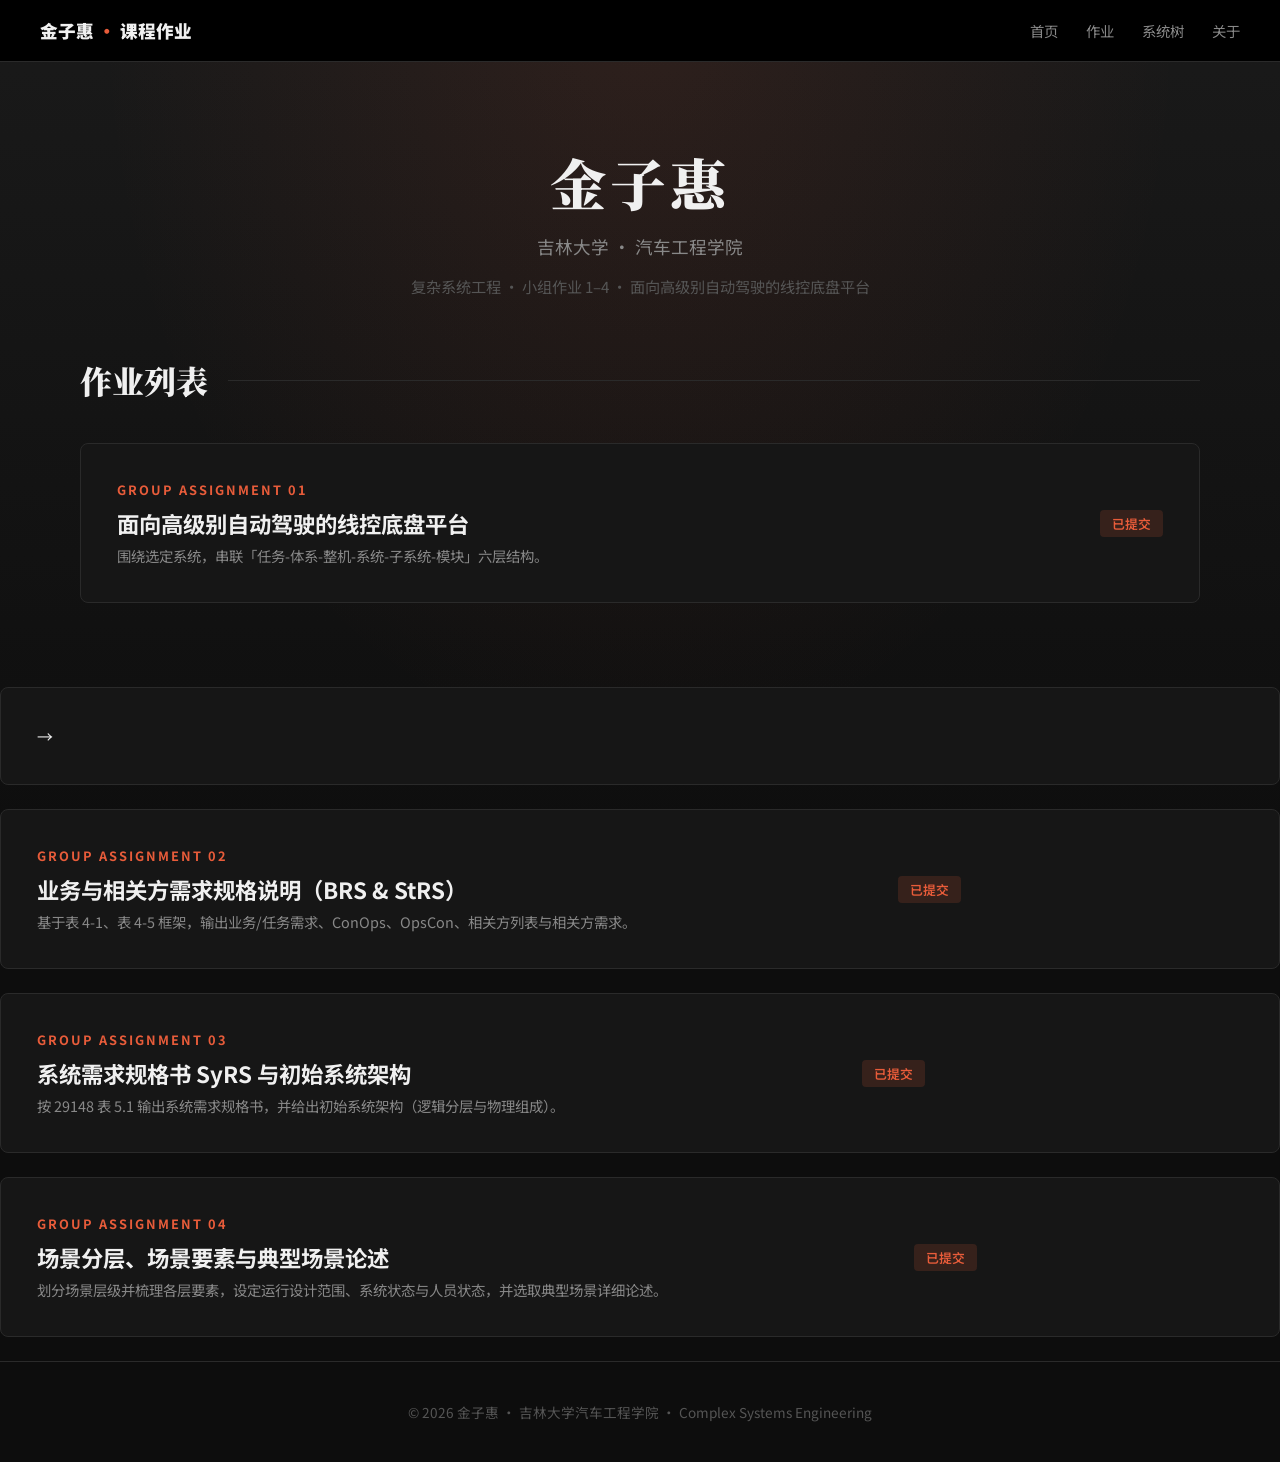
<file: index.html>
<!DOCTYPE html><html lang='zh-CN'><head><meta charset='UTF-8'><meta name='viewport' content='width=device-width, initial-scale=1.0'><title>金子惠 · 课程作业</title><style>@import url('https://fonts.googleapis.com/css2?family=Noto+Sans+SC:wght@300;400;500;700;900&family=Noto+Serif+SC:wght@700;900&display=swap');*{margin:0;padding:0;box-sizing:border-box}body{font-family:'Noto Sans SC',sans-serif;background:#0d0d0d;color:#f0f0f0;min-height:100vh}body::before{content:'';position:fixed;inset:0;background:radial-gradient(ellipse at 50% 0%,rgba(232,92,58,0.1),transparent 60%),linear-gradient(180deg,#1a1a1a,#0d0d0d);z-index:-1}nav{display:flex;justify-content:space-between;align-items:center;padding:18px 40px;background:#000;border-bottom:1px solid #2a2a2a}nav .logo{font-weight:900;font-size:1.1em}nav .logo span{color:#e85c3a}nav .menu{display:flex;gap:28px}nav .menu a{color:#888;text-decoration:none;font-size:0.9em}nav .menu a:hover{color:#f0f0f0}.hero{text-align:center;padding:80px 20px 60px}.hero h1{font-family:'Noto Serif SC',serif;font-size:3.5em;font-weight:900;margin-bottom:12px;letter-spacing:4px}.hero .subtitle{font-size:1.1em;color:#888;margin-bottom:8px}.hero .tagline{font-size:0.95em;color:#555;margin-top:16px}.section{max-width:1200px;margin:0 auto;padding:0 40px 60px}.section-title{font-family:'Noto Serif SC',serif;font-size:2em;font-weight:900;margin-bottom:40px;display:flex;align-items:center;gap:20px}.section-title::after{content:'';flex:1;height:1px;background:#2a2a2a}.assignment{background:#161616;border:1px solid #2a2a2a;border-radius:8px;padding:36px;margin-bottom:24px;display:flex;justify-content:space-between;align-items:center;text-decoration:none;color:inherit;transition:border-color .2s,transform .2s}.assignment:hover{border-color:#e85c3a;transform:translateY(-2px)}.assignment .arrow{font-size:1.5em;color:#e85c3a;margin-left:20px;opacity:0;transition:opacity .2s}.assignment:hover .arrow{opacity:1}.assignment .num{font-size:0.8em;color:#e85c3a;font-weight:700;letter-spacing:2px;margin-bottom:8px}.assignment h3{font-size:1.4em;font-weight:700;margin-bottom:6px}.assignment p{color:#888;font-size:0.9em}.assignment .meta{text-align:right;flex-shrink:0;margin-left:24px}.assignment .due{font-size:0.85em;color:#888;margin-bottom:8px}.assignment .status{display:inline-block;padding:4px 12px;border-radius:4px;font-size:0.8em;font-weight:600;background:rgba(232,92,58,0.15);color:#e85c3a}footer{text-align:center;padding:40px;color:#555;font-size:0.85em;border-top:1px solid #2a2a2a}@media(max-width:900px){nav{padding:16px 20px;flex-direction:column;gap:10px}.hero h1{font-size:2.2em}.section{padding:0 20px 40px}.assignment{flex-direction:column;align-items:flex-start;gap:16px}.assignment .meta{text-align:left;margin-left:0}}</style></head><body><nav><div class='logo'>金子惠 <span>·</span> 课程作业</div><div class='menu'><a href='#'>首页</a><a href='homework/group1-chassis/index.html'>作业</a><a href='homework/group1-chassis/index.html#tree'>系统树</a><a href='#'>关于</a></div></nav><div class='hero'><h1>金子惠</h1><div class='subtitle'>吉林大学 · 汽车工程学院</div><div class='tagline'>复杂系统工程 · 小组作业 1–4 · 面向高级别自动驾驶的线控底盘平台</div></div><div class='section'><div class='section-title'>作业列表</div><a class='assignment' href='homework/group1-chassis/index.html'><div><div class='num'>GROUP ASSIGNMENT 01</div><h3>面向高级别自动驾驶的线控底盘平台</h3><p>围绕选定系统，串联「任务-体系-整机-系统-子系统-模块」六层结构。</p></div><div class='meta'><span class='status'>已提交</span></div></div><div class='arrow'>→</div></a><a class='assignment' href='homework/group2-brs-strs/index.html'><div><div class='num'>GROUP ASSIGNMENT 02</div><h3>业务与相关方需求规格说明（BRS &amp; StRS）</h3><p>基于表 4-1、表 4-5 框架，输出业务/任务需求、ConOps、OpsCon、相关方列表与相关方需求。</p></div><div class='meta'><span class='status'>已提交</span></div></div><div class='arrow'>→</div></a><a class='assignment' href='homework/group3-assignment/index.html'><div><div class='num'>GROUP ASSIGNMENT 03</div><h3>系统需求规格书 SyRS 与初始系统架构</h3><p>按 29148 表 5.1 输出系统需求规格书，并给出初始系统架构（逻辑分层与物理组成）。</p></div><div class='meta'><span class='status'>已提交</span></div></div><div class='arrow'>→</div></a><a class='assignment' href='homework/group4-scenario/index.html'><div><div class='num'>GROUP ASSIGNMENT 04</div><h3>场景分层、场景要素与典型场景论述</h3><p>划分场景层级并梳理各层要素，设定运行设计范围、系统状态与人员状态，并选取典型场景详细论述。</p></div><div class='meta'><span class='status'>已提交</span></div></div><div class='arrow'>→</div></a></div><footer><p>© 2026 金子惠 · 吉林大学汽车工程学院 · Complex Systems Engineering</p></footer></body></html>
</file>
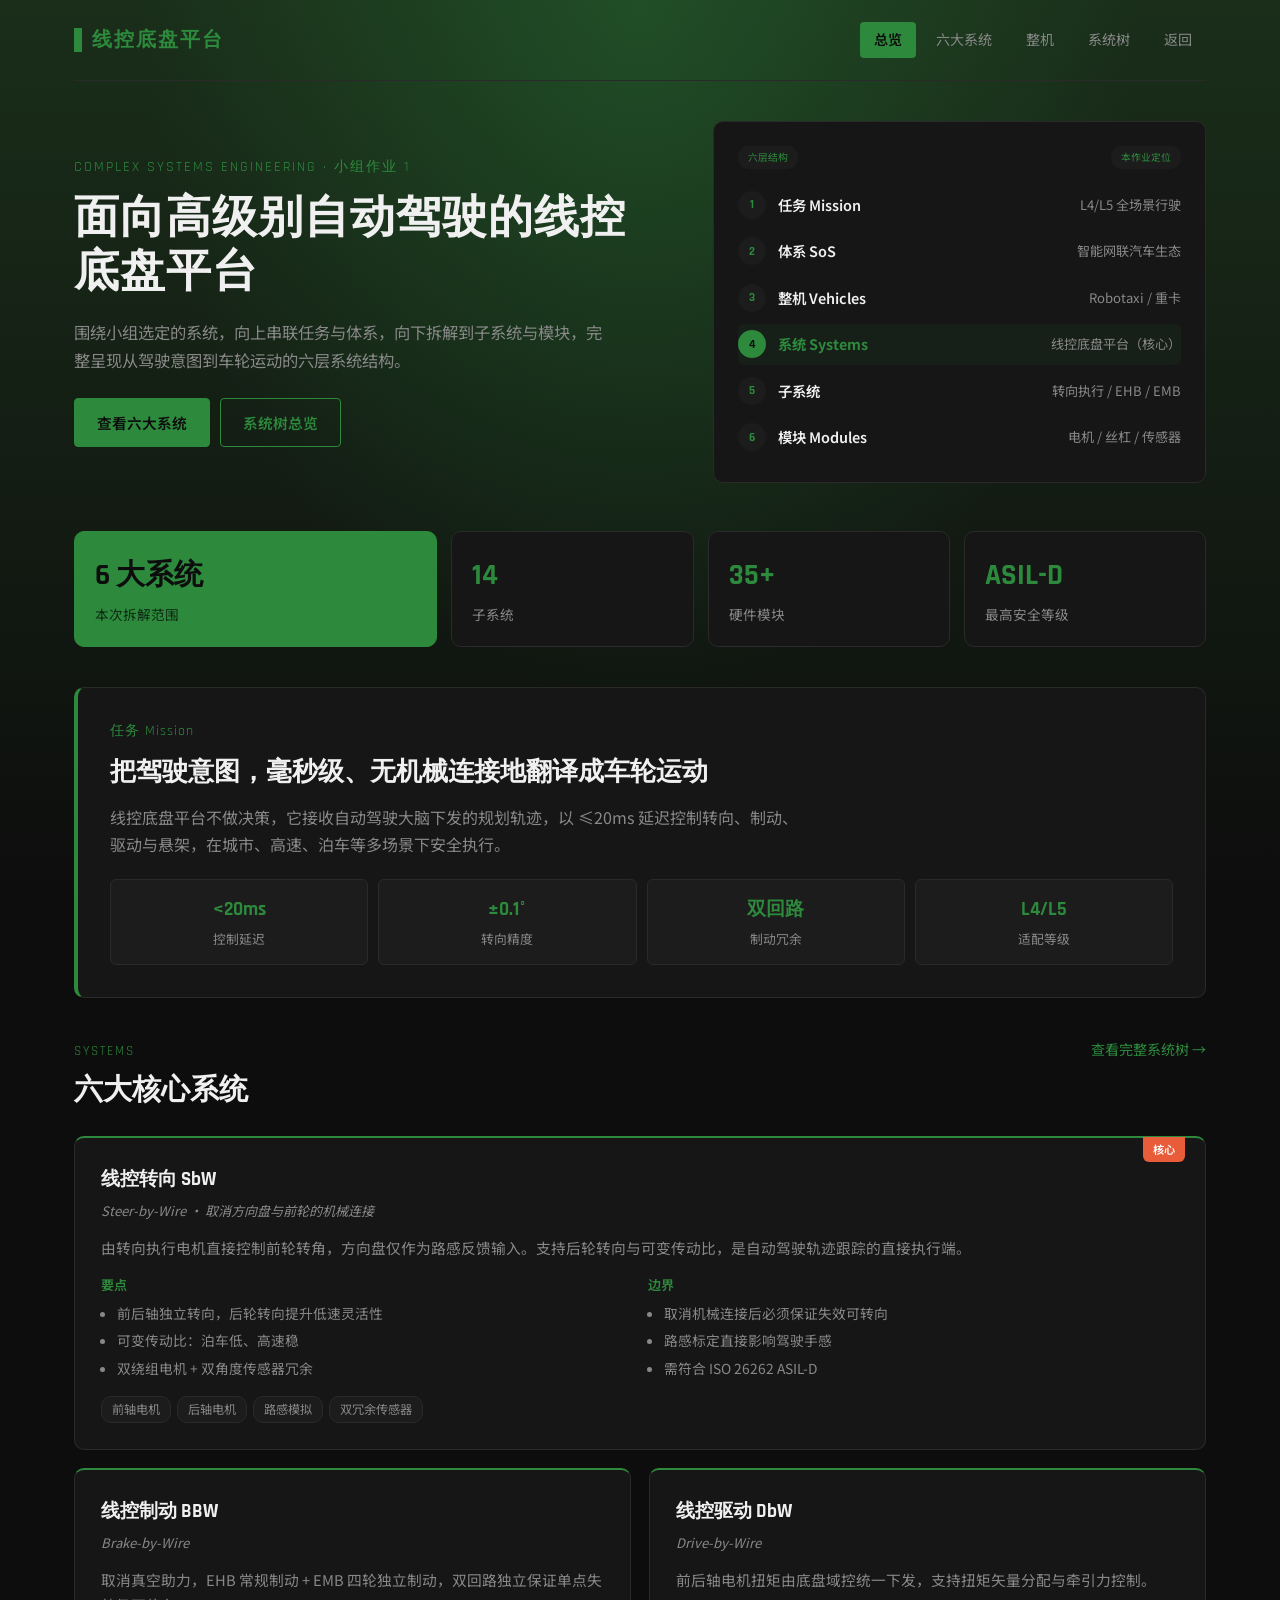
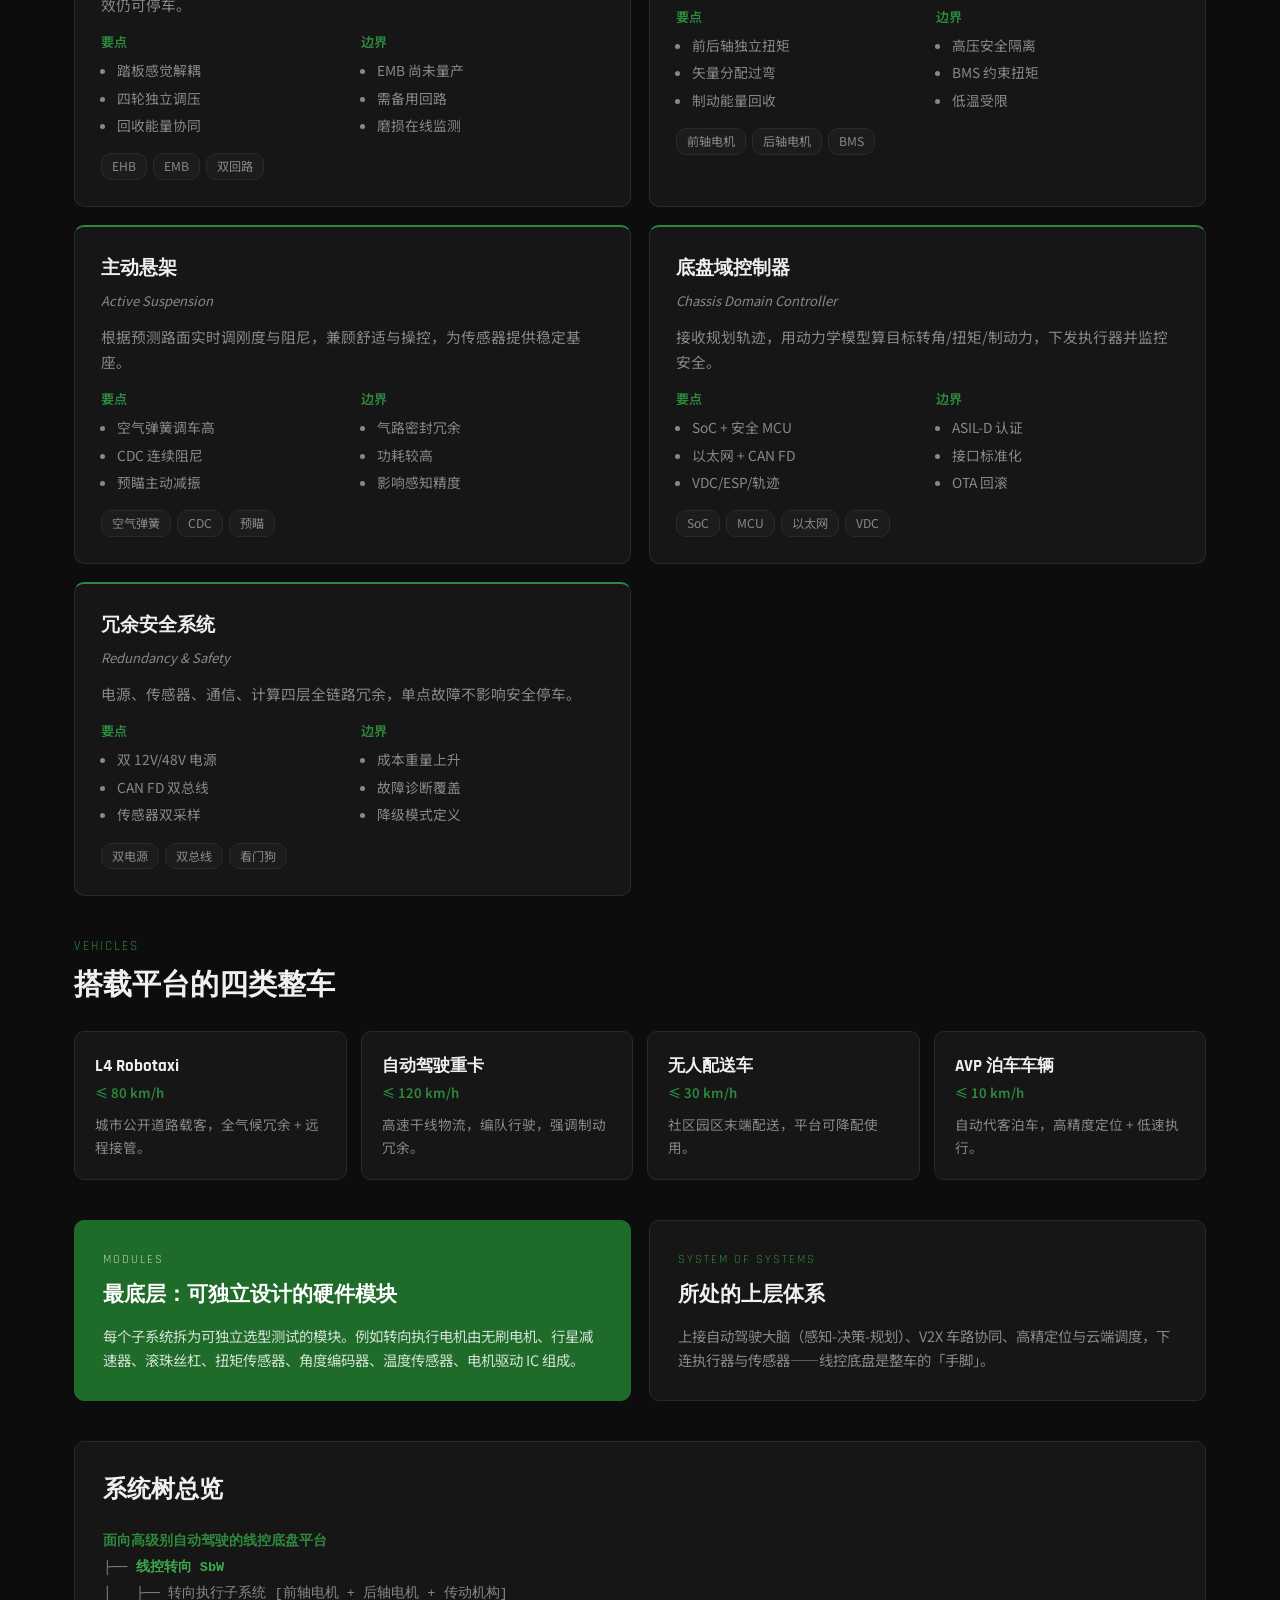
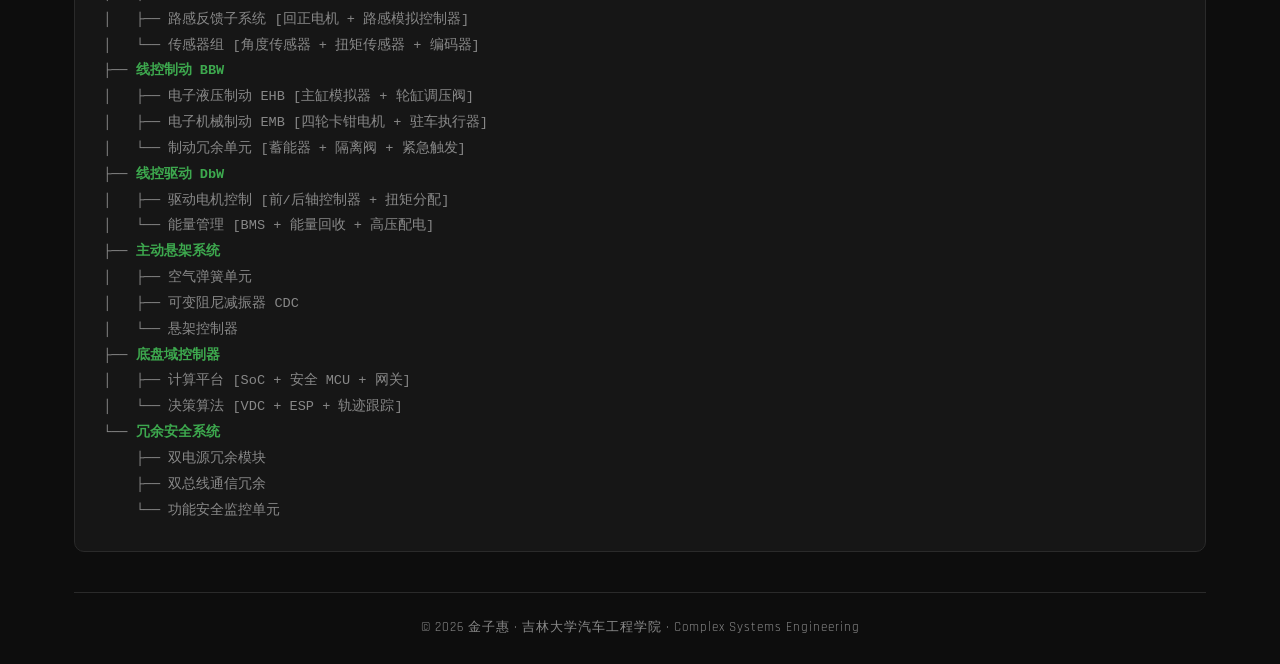
<file: homework/group1-chassis/index.html>
<!DOCTYPE html><html lang="zh-CN"><head><meta charset="UTF-8"><meta name="viewport" content="width=device-width, initial-scale=1.0"><title>线控底盘平台 · 复杂系统工程小组作业</title><style>@import url('https://fonts.googleapis.com/css2?family=Rajdhani:wght@500;600;700&family=Noto+Sans+SC:wght@300;400;500;700&display=swap');*{margin:0;padding:0;box-sizing:border-box}:root{--bg:#0d0d0d;--card:#161616;--card2:#1c1c1c;--border:#2a2a2a;--primary:#2d8a3d;--primary-dark:#1f6b2a;--primary-light:#3da84e;--text:#f0f0f0;--text-muted:#888;--tag-bg:#1c1c1c;--tag-cat-bg:#1f6b2a;--accent-bg:rgba(45,138,61,0.08);--red:#e85c3a;--blue:#58a6ff}body{font-family:'Noto Sans SC',-apple-system,sans-serif;background:var(--bg);color:var(--text);line-height:1.7;min-height:100vh}body::before{content:'';position:fixed;inset:0;background:radial-gradient(ellipse at 50% 0%,rgba(45,138,61,0.35),transparent 55%),linear-gradient(180deg,#1a2e1a 0%,#0d0d0d 100%);z-index:-1}.container{max-width:1180px;margin:0 auto;padding:0 24px}nav{display:flex;justify-content:space-between;align-items:center;padding:22px 0;border-bottom:1px solid var(--border);margin-bottom:40px}nav .brand{font-family:'Rajdhani',sans-serif;font-size:1.25em;font-weight:700;letter-spacing:2px;color:var(--primary);display:flex;align-items:center;gap:10px}nav .brand::before{content:'';width:8px;height:24px;background:var(--primary)}nav .links{display:flex;gap:6px;align-items:center}nav .links a{padding:6px 14px;border-radius:4px;font-size:0.88em;color:var(--text-muted);text-decoration:none}nav .links a.active{background:var(--primary);color:var(--bg);font-weight:600}nav .links a:hover:not(.active){color:var(--primary)}.hero{margin-bottom:48px}.hero-top{display:grid;grid-template-columns:1.2fr 1fr;gap:48px;align-items:center;margin-bottom:36px}.hero .eyebrow{color:var(--primary);font-size:0.85em;letter-spacing:2px;margin-bottom:14px;text-transform:uppercase;font-family:'Rajdhani',sans-serif}.hero h1{font-family:'Rajdhani',sans-serif;font-size:2.8em;font-weight:700;line-height:1.2;margin-bottom:18px;color:var(--text);letter-spacing:1px}.hero p.lead{font-size:1.02em;color:var(--text-muted);margin-bottom:24px;max-width:540px}.btn-row{display:flex;gap:10px;flex-wrap:wrap}.btn{padding:11px 22px;border-radius:4px;font-size:0.92em;cursor:pointer;text-decoration:none;display:inline-block;font-weight:600}.btn-primary{background:var(--primary);color:var(--bg);border:1px solid var(--primary)}.btn-primary:hover{background:var(--primary-light)}.btn-outline{border:1px solid var(--primary);color:var(--primary);background:transparent}.btn-outline:hover{background:var(--accent-bg)}.ladder{background:var(--card);border:1px solid var(--border);border-radius:10px;padding:24px}.ladder-title{font-size:0.82em;color:var(--text-muted);margin-bottom:16px;display:flex;justify-content:space-between;align-items:center}.ladder-title span{font-size:0.75em;background:var(--tag-bg);padding:3px 10px;border-radius:10px;color:var(--primary)}.ladder-row{display:flex;align-items:center;gap:0;margin-bottom:6px}.ladder-row:last-child{margin-bottom:0}.ladder-num{width:28px;height:28px;border-radius:50%;background:var(--tag-bg);color:var(--primary);font-size:0.78em;font-weight:700;display:flex;align-items:center;justify-content:center;flex-shrink:0;font-family:'Rajdhani',sans-serif}.ladder-name{flex:1;padding:8px 12px;font-size:0.9em;font-weight:600;color:var(--text)}.ladder-desc{font-size:0.82em;color:var(--text-muted);text-align:right}.ladder-row.core .ladder-num{background:var(--primary);color:var(--bg)}.ladder-row.core .ladder-name{color:var(--primary);font-weight:700}.ladder-row.core{background:var(--accent-bg);border-radius:6px}.stats{display:grid;grid-template-columns:1.5fr 1fr 1fr 1fr;gap:14px;margin-bottom:40px}.stat-card{background:var(--card);border:1px solid var(--border);border-radius:10px;padding:20px}.stat-card.featured{background:var(--primary);border-color:var(--primary)}.stat-card.featured .num{color:var(--bg)}.stat-card.featured .label{color:rgba(0,0,0,0.7)}.stat-card .num{font-family:'Rajdhani',sans-serif;font-size:1.8em;font-weight:700;color:var(--primary)}.stat-card .label{font-size:0.85em;color:var(--text-muted);margin-top:2px}.callout{background:var(--card);border:1px solid var(--border);border-radius:10px;padding:32px;margin-bottom:40px;border-left:4px solid var(--primary)}.callout .eyebrow{color:var(--primary);font-size:0.85em;letter-spacing:1px;margin-bottom:8px;font-family:'Rajdhani',sans-serif}.callout h2{font-family:'Rajdhani',sans-serif;font-size:1.6em;font-weight:700;margin-bottom:10px;color:var(--text)}.callout p{color:var(--text-muted);margin-bottom:20px;max-width:700px}.metrics{display:grid;grid-template-columns:repeat(4,1fr);gap:10px}.metric{background:var(--card2);border:1px solid var(--border);border-radius:6px;padding:14px;text-align:center}.metric .v{font-family:'Rajdhani',sans-serif;font-size:1.2em;font-weight:700;color:var(--primary)}.metric .k{font-size:0.8em;color:var(--text-muted);margin-top:2px}.section-head{display:flex;justify-content:space-between;align-items:baseline;margin-bottom:20px}.section-head .kicker{font-size:0.8em;letter-spacing:2px;color:var(--primary);text-transform:uppercase;margin-bottom:4px;font-family:'Rajdhani',sans-serif}.section-head h2{font-family:'Rajdhani',sans-serif;font-size:1.8em;font-weight:700;color:var(--text)}.section-head a{font-size:0.88em;color:var(--primary);text-decoration:none}.systems-grid{display:grid;grid-template-columns:1fr 1fr;gap:18px;margin-bottom:40px}.sys-card{background:var(--card);border:1px solid var(--border);border-radius:10px;padding:26px;border-top:2px solid var(--primary);position:relative}.sys-card.wide{grid-column:1/-1;border-top:2px solid var(--primary)}.sys-card .sys-tag{position:absolute;top:-1px;right:20px;background:var(--red);color:white;font-size:0.7em;padding:3px 10px;border-radius:0 0 6px 6px;font-weight:600}.sys-card h3{font-family:'Rajdhani',sans-serif;font-size:1.2em;font-weight:700;margin-bottom:4px;color:var(--text)}.sys-card .en{font-size:0.82em;color:var(--text-muted);margin-bottom:12px;font-style:italic}.sys-card p.desc{font-size:0.92em;color:var(--text-muted);margin-bottom:14px}.sys-cols{display:grid;grid-template-columns:1fr 1fr;gap:16px}.sys-cols h4{font-size:0.82em;color:var(--primary);margin-bottom:6px;font-weight:600}.sys-cols ul{padding-left:16px;font-size:0.86em;color:var(--text-muted)}.sys-cols ul li{margin-bottom:4px}.chips{margin-top:12px;display:flex;gap:6px;flex-wrap:wrap}.chip{font-size:0.76em;padding:2px 10px;background:var(--tag-bg);border:1px solid var(--border);border-radius:10px;color:var(--text-muted)}.vehicles{display:grid;grid-template-columns:repeat(4,1fr);gap:14px;margin-bottom:40px}.veh-card{background:var(--card);border:1px solid var(--border);border-radius:10px;padding:20px}.veh-card h4{font-family:'Rajdhani',sans-serif;font-size:1.05em;font-weight:700;margin-bottom:2px;color:var(--text)}.veh-card .speed{font-size:0.82em;color:var(--primary);font-weight:600;margin-bottom:8px}.veh-card p{font-size:0.85em;color:var(--text-muted)}.bottom-row{display:grid;grid-template-columns:1fr 1fr;gap:18px;margin-bottom:40px}.bottom-card{background:var(--primary-dark);border:1px solid var(--primary-dark);border-radius:10px;padding:28px}.bottom-card.light{background:var(--card);border:1px solid var(--border)}.bottom-card .kicker{font-size:0.78em;letter-spacing:2px;color:rgba(255,255,255,0.7);margin-bottom:8px;text-transform:uppercase;font-family:'Rajdhani',sans-serif}.bottom-card h3{font-family:'Rajdhani',sans-serif;font-size:1.3em;margin-bottom:10px;color:white}.bottom-card p{font-size:0.9em;color:rgba(255,255,255,0.8)}.bottom-card.light .kicker{color:var(--primary)}.bottom-card.light h3{color:var(--text)}.bottom-card.light p{color:var(--text-muted)}.tree-section{background:var(--card);border:1px solid var(--border);border-radius:10px;padding:28px;margin-bottom:40px}.tree-section h2{font-family:'Rajdhani',sans-serif;font-size:1.5em;margin-bottom:18px;color:var(--text)}.tree{font-family:'Courier New',monospace;font-size:0.85em;line-height:1.9;color:var(--text-muted);white-space:pre-wrap}.tree .root{color:var(--primary);font-weight:700}.tree .branch{color:var(--primary-light);font-weight:600}footer{text-align:center;padding:24px 0;color:var(--text-muted);font-size:0.82em;border-top:1px solid var(--border);font-family:'Rajdhani',sans-serif;letter-spacing:1px}@media(max-width:900px){.hero-top{grid-template-columns:1fr}.stats{grid-template-columns:repeat(2,1fr)}.systems-grid{grid-template-columns:1fr}.vehicles{grid-template-columns:repeat(2,1fr)}.bottom-row{grid-template-columns:1fr}.metrics{grid-template-columns:repeat(2,1fr)}.hero h1{font-size:2em}.sys-cols{grid-template-columns:1fr}}</style></head><body><div class="container"><nav><div class="brand">线控底盘平台</div><div class="links"><a href="#" class="active">总览</a><a href="#systems">六大系统</a><a href="#vehicles">整机</a><a href="#tree">系统树</a><a href="../..">返回</a></div></nav><div class="hero"><div class="hero-top"><div><div class="eyebrow">Complex Systems Engineering · 小组作业 1</div><h1>面向高级别自动驾驶的线控底盘平台</h1><p class="lead">围绕小组选定的系统，向上串联任务与体系，向下拆解到子系统与模块，完整呈现从驾驶意图到车轮运动的六层系统结构。</p><div class="btn-row"><a href="#systems" class="btn btn-primary">查看六大系统</a><a href="#tree" class="btn btn-outline">系统树总览</a></div></div><div class="ladder"><div class="ladder-title"><span>六层结构</span><span>本作业定位</span></div><div class="ladder-row"><div class="ladder-num">1</div><div class="ladder-name">任务 Mission</div><div class="ladder-desc">L4/L5 全场景行驶</div></div><div class="ladder-row"><div class="ladder-num">2</div><div class="ladder-name">体系 SoS</div><div class="ladder-desc">智能网联汽车生态</div></div><div class="ladder-row"><div class="ladder-num">3</div><div class="ladder-name">整机 Vehicles</div><div class="ladder-desc">Robotaxi / 重卡</div></div><div class="ladder-row core"><div class="ladder-num">4</div><div class="ladder-name">系统 Systems</div><div class="ladder-desc">线控底盘平台（核心）</div></div><div class="ladder-row"><div class="ladder-num">5</div><div class="ladder-name">子系统</div><div class="ladder-desc">转向执行 / EHB / EMB</div></div><div class="ladder-row"><div class="ladder-num">6</div><div class="ladder-name">模块 Modules</div><div class="ladder-desc">电机 / 丝杠 / 传感器</div></div></div></div></div><div class="stats"><div class="stat-card featured"><div class="num">6 大系统</div><div class="label">本次拆解范围</div></div><div class="stat-card"><div class="num">14</div><div class="label">子系统</div></div><div class="stat-card"><div class="num">35+</div><div class="label">硬件模块</div></div><div class="stat-card"><div class="num">ASIL-D</div><div class="label">最高安全等级</div></div></div><div class="callout"><div class="eyebrow">任务 Mission</div><h2>把驾驶意图，毫秒级、无机械连接地翻译成车轮运动</h2><p>线控底盘平台不做决策，它接收自动驾驶大脑下发的规划轨迹，以 ≤20ms 延迟控制转向、制动、驱动与悬架，在城市、高速、泊车等多场景下安全执行。</p><div class="metrics"><div class="metric"><div class="v">&lt;20ms</div><div class="k">控制延迟</div></div><div class="metric"><div class="v">±0.1°</div><div class="k">转向精度</div></div><div class="metric"><div class="v">双回路</div><div class="k">制动冗余</div></div><div class="metric"><div class="v">L4/L5</div><div class="k">适配等级</div></div></div></div><div class="section-head" id="systems"><div><div class="kicker">SYSTEMS</div><h2>六大核心系统</h2></div><a href="#tree">查看完整系统树 →</a></div><div class="systems-grid"><div class="sys-card wide"><span class="sys-tag">核心</span><h3>线控转向 SbW</h3><div class="en">Steer-by-Wire · 取消方向盘与前轮的机械连接</div><p class="desc">由转向执行电机直接控制前轮转角，方向盘仅作为路感反馈输入。支持后轮转向与可变传动比，是自动驾驶轨迹跟踪的直接执行端。</p><div class="sys-cols"><div><h4>要点</h4><ul><li>前后轴独立转向，后轮转向提升低速灵活性</li><li>可变传动比：泊车低、高速稳</li><li>双绕组电机 + 双角度传感器冗余</li></ul></div><div><h4>边界</h4><ul><li>取消机械连接后必须保证失效可转向</li><li>路感标定直接影响驾驶手感</li><li>需符合 ISO 26262 ASIL-D</li></ul></div></div><div class="chips"><span class="chip">前轴电机</span><span class="chip">后轴电机</span><span class="chip">路感模拟</span><span class="chip">双冗余传感器</span></div></div><div class="sys-card"><h3>线控制动 BBW</h3><div class="en">Brake-by-Wire</div><p class="desc">取消真空助力，EHB 常规制动 + EMB 四轮独立制动，双回路独立保证单点失效仍可停车。</p><div class="sys-cols"><div><h4>要点</h4><ul><li>踏板感觉解耦</li><li>四轮独立调压</li><li>回收能量协同</li></ul></div><div><h4>边界</h4><ul><li>EMB 尚未量产</li><li>需备用回路</li><li>磨损在线监测</li></ul></div></div><div class="chips"><span class="chip">EHB</span><span class="chip">EMB</span><span class="chip">双回路</span></div></div><div class="sys-card"><h3>线控驱动 DbW</h3><div class="en">Drive-by-Wire</div><p class="desc">前后轴电机扭矩由底盘域控统一下发，支持扭矩矢量分配与牵引力控制。</p><div class="sys-cols"><div><h4>要点</h4><ul><li>前后轴独立扭矩</li><li>矢量分配过弯</li><li>制动能量回收</li></ul></div><div><h4>边界</h4><ul><li>高压安全隔离</li><li>BMS 约束扭矩</li><li>低温受限</li></ul></div></div><div class="chips"><span class="chip">前轴电机</span><span class="chip">后轴电机</span><span class="chip">BMS</span></div></div><div class="sys-card"><h3>主动悬架</h3><div class="en">Active Suspension</div><p class="desc">根据预测路面实时调刚度与阻尼，兼顾舒适与操控，为传感器提供稳定基座。</p><div class="sys-cols"><div><h4>要点</h4><ul><li>空气弹簧调车高</li><li>CDC 连续阻尼</li><li>预瞄主动减振</li></ul></div><div><h4>边界</h4><ul><li>气路密封冗余</li><li>功耗较高</li><li>影响感知精度</li></ul></div></div><div class="chips"><span class="chip">空气弹簧</span><span class="chip">CDC</span><span class="chip">预瞄</span></div></div><div class="sys-card"><h3>底盘域控制器</h3><div class="en">Chassis Domain Controller</div><p class="desc">接收规划轨迹，用动力学模型算目标转角/扭矩/制动力，下发执行器并监控安全。</p><div class="sys-cols"><div><h4>要点</h4><ul><li>SoC + 安全 MCU</li><li>以太网 + CAN FD</li><li>VDC/ESP/轨迹</li></ul></div><div><h4>边界</h4><ul><li>ASIL-D 认证</li><li>接口标准化</li><li>OTA 回滚</li></ul></div></div><div class="chips"><span class="chip">SoC</span><span class="chip">MCU</span><span class="chip">以太网</span><span class="chip">VDC</span></div></div><div class="sys-card"><h3>冗余安全系统</h3><div class="en">Redundancy & Safety</div><p class="desc">电源、传感器、通信、计算四层全链路冗余，单点故障不影响安全停车。</p><div class="sys-cols"><div><h4>要点</h4><ul><li>双 12V/48V 电源</li><li>CAN FD 双总线</li><li>传感器双采样</li></ul></div><div><h4>边界</h4><ul><li>成本重量上升</li><li>故障诊断覆盖</li><li>降级模式定义</li></ul></div></div><div class="chips"><span class="chip">双电源</span><span class="chip">双总线</span><span class="chip">看门狗</span></div></div></div><div class="section-head" id="vehicles"><div><div class="kicker">VEHICLES</div><h2>搭载平台的四类整车</h2></div></div><div class="vehicles"><div class="veh-card"><h4>L4 Robotaxi</h4><div class="speed">≤ 80 km/h</div><p>城市公开道路载客，全气候冗余 + 远程接管。</p></div><div class="veh-card"><h4>自动驾驶重卡</h4><div class="speed">≤ 120 km/h</div><p>高速干线物流，编队行驶，强调制动冗余。</p></div><div class="veh-card"><h4>无人配送车</h4><div class="speed">≤ 30 km/h</div><p>社区园区末端配送，平台可降配使用。</p></div><div class="veh-card"><h4>AVP 泊车车辆</h4><div class="speed">≤ 10 km/h</div><p>自动代客泊车，高精度定位 + 低速执行。</p></div></div><div class="bottom-row"><div class="bottom-card"><div class="kicker">MODULES</div><h3>最底层：可独立设计的硬件模块</h3><p>每个子系统拆为可独立选型测试的模块。例如转向执行电机由无刷电机、行星减速器、滚珠丝杠、扭矩传感器、角度编码器、温度传感器、电机驱动 IC 组成。</p></div><div class="bottom-card light"><div class="kicker">SYSTEM OF SYSTEMS</div><h3>所处的上层体系</h3><p>上接自动驾驶大脑（感知-决策-规划）、V2X 车路协同、高精定位与云端调度，下连执行器与传感器——线控底盘是整车的「手脚」。</p></div></div><div class="tree-section" id="tree"><h2>系统树总览</h2><div class="tree"><span class="root">面向高级别自动驾驶的线控底盘平台</span>
├── <span class="branch">线控转向 SbW</span>
│   ├── 转向执行子系统 [前轴电机 + 后轴电机 + 传动机构]
│   ├── 路感反馈子系统 [回正电机 + 路感模拟控制器]
│   └── 传感器组 [角度传感器 + 扭矩传感器 + 编码器]
├── <span class="branch">线控制动 BBW</span>
│   ├── 电子液压制动 EHB [主缸模拟器 + 轮缸调压阀]
│   ├── 电子机械制动 EMB [四轮卡钳电机 + 驻车执行器]
│   └── 制动冗余单元 [蓄能器 + 隔离阀 + 紧急触发]
├── <span class="branch">线控驱动 DbW</span>
│   ├── 驱动电机控制 [前/后轴控制器 + 扭矩分配]
│   └── 能量管理 [BMS + 能量回收 + 高压配电]
├── <span class="branch">主动悬架系统</span>
│   ├── 空气弹簧单元
│   ├── 可变阻尼减振器 CDC
│   └── 悬架控制器
├── <span class="branch">底盘域控制器</span>
│   ├── 计算平台 [SoC + 安全 MCU + 网关]
│   └── 决策算法 [VDC + ESP + 轨迹跟踪]
└── <span class="branch">冗余安全系统</span>
    ├── 双电源冗余模块
    ├── 双总线通信冗余
    └── 功能安全监控单元</div></div><footer><p>© 2026 金子惠 · 吉林大学汽车工程学院 · Complex Systems Engineering</p></footer></div></body></html>
</file>
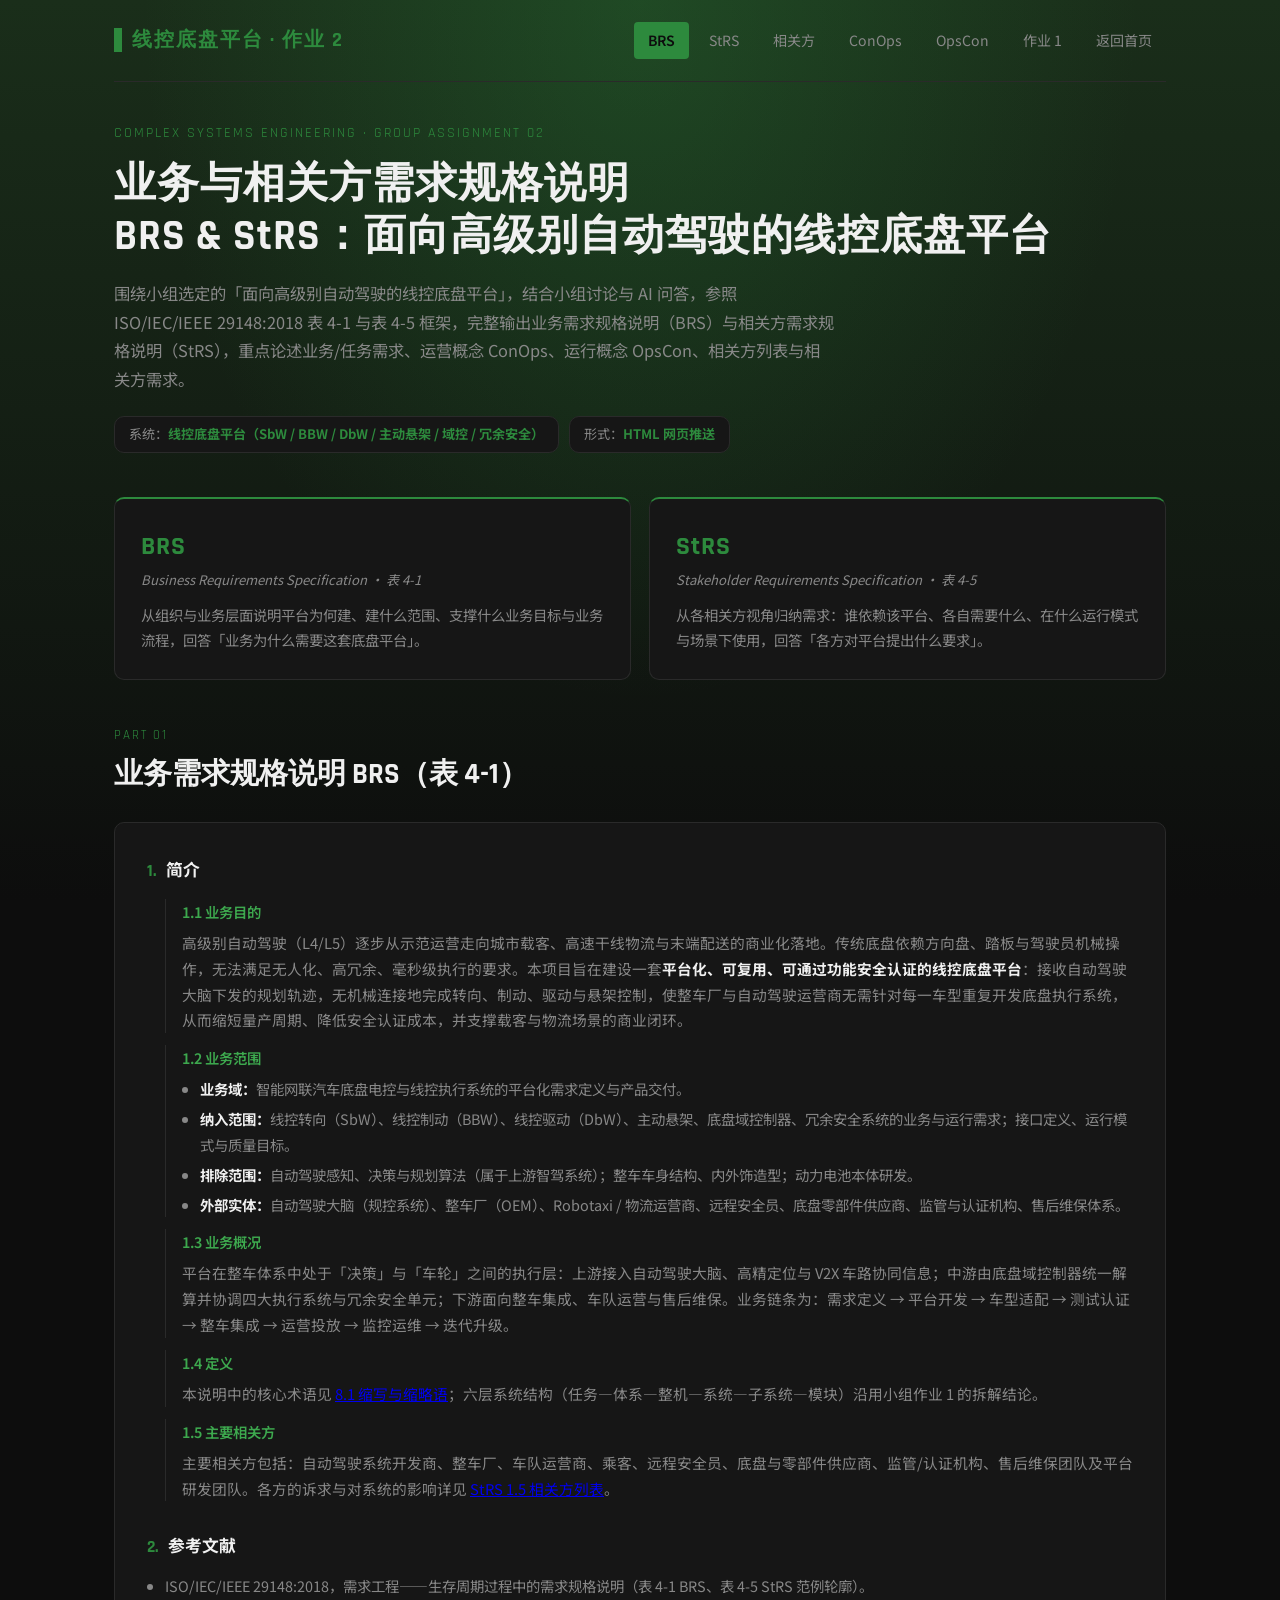
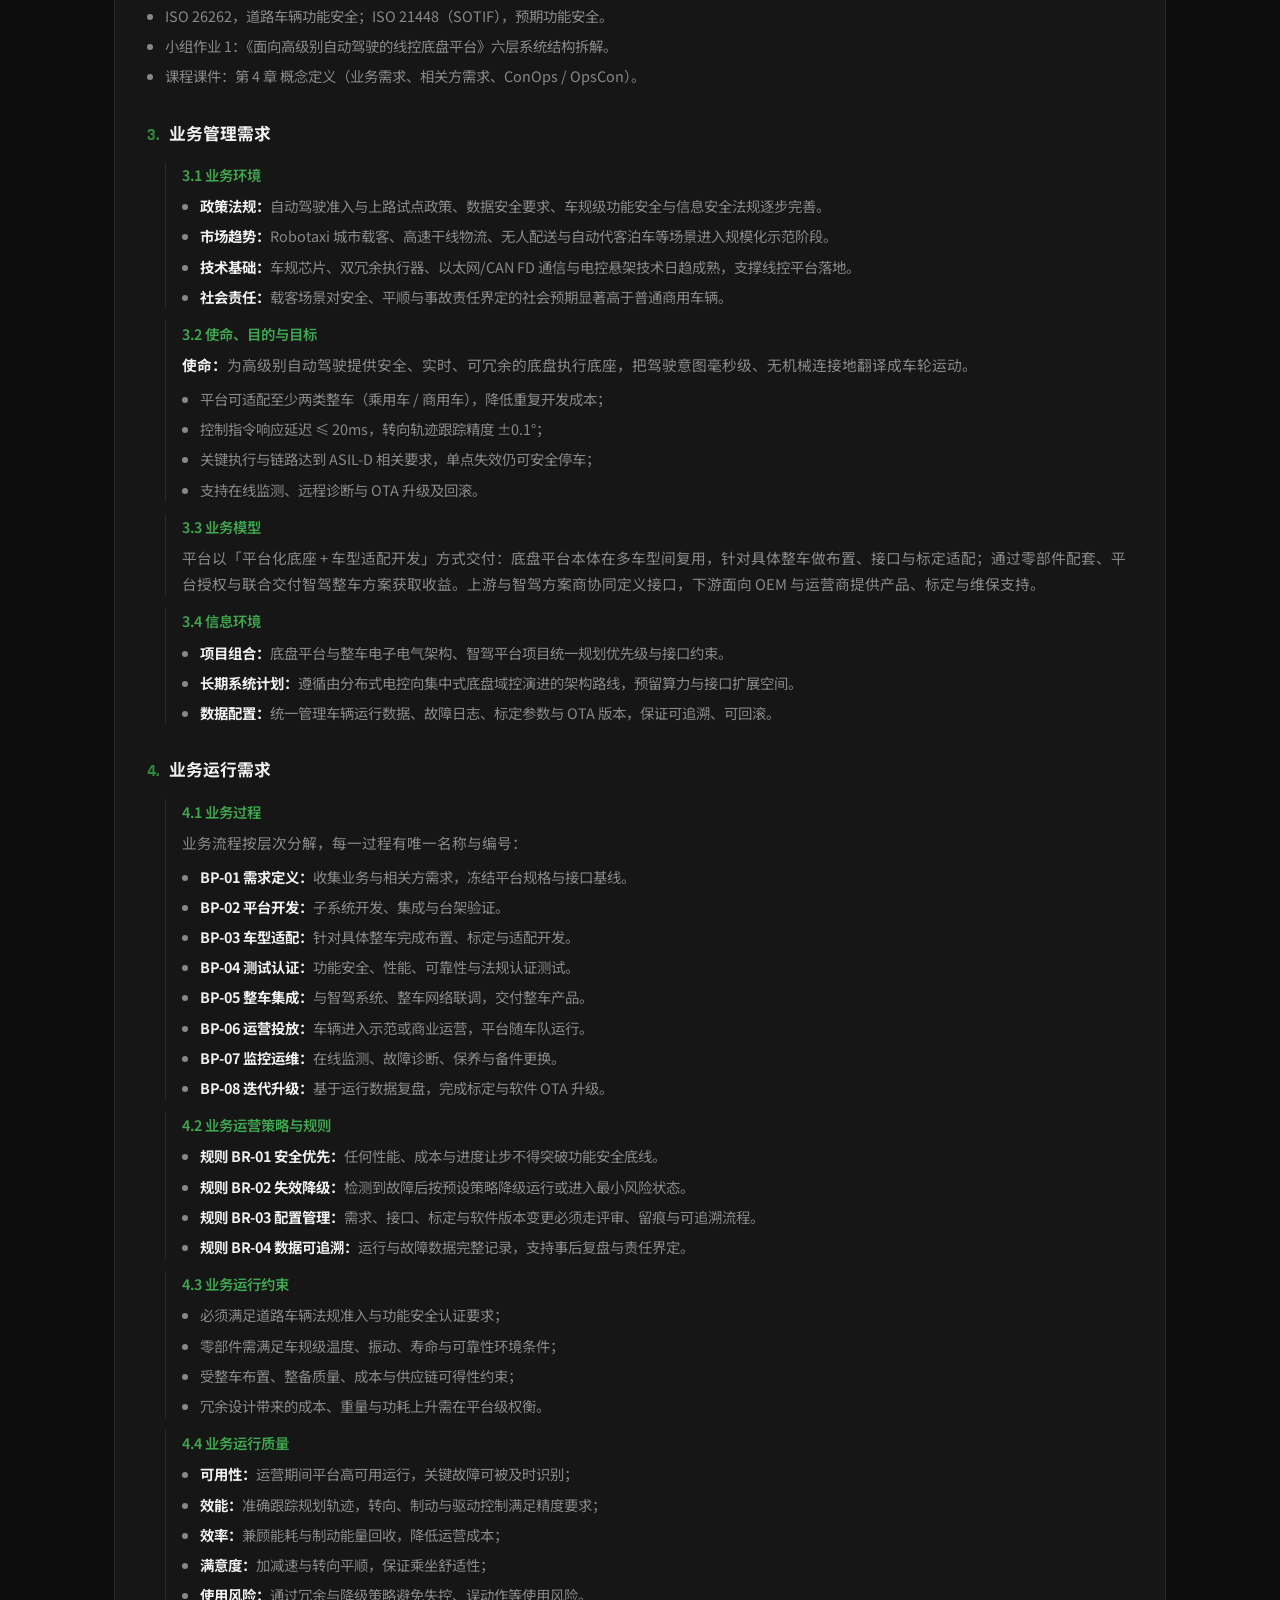
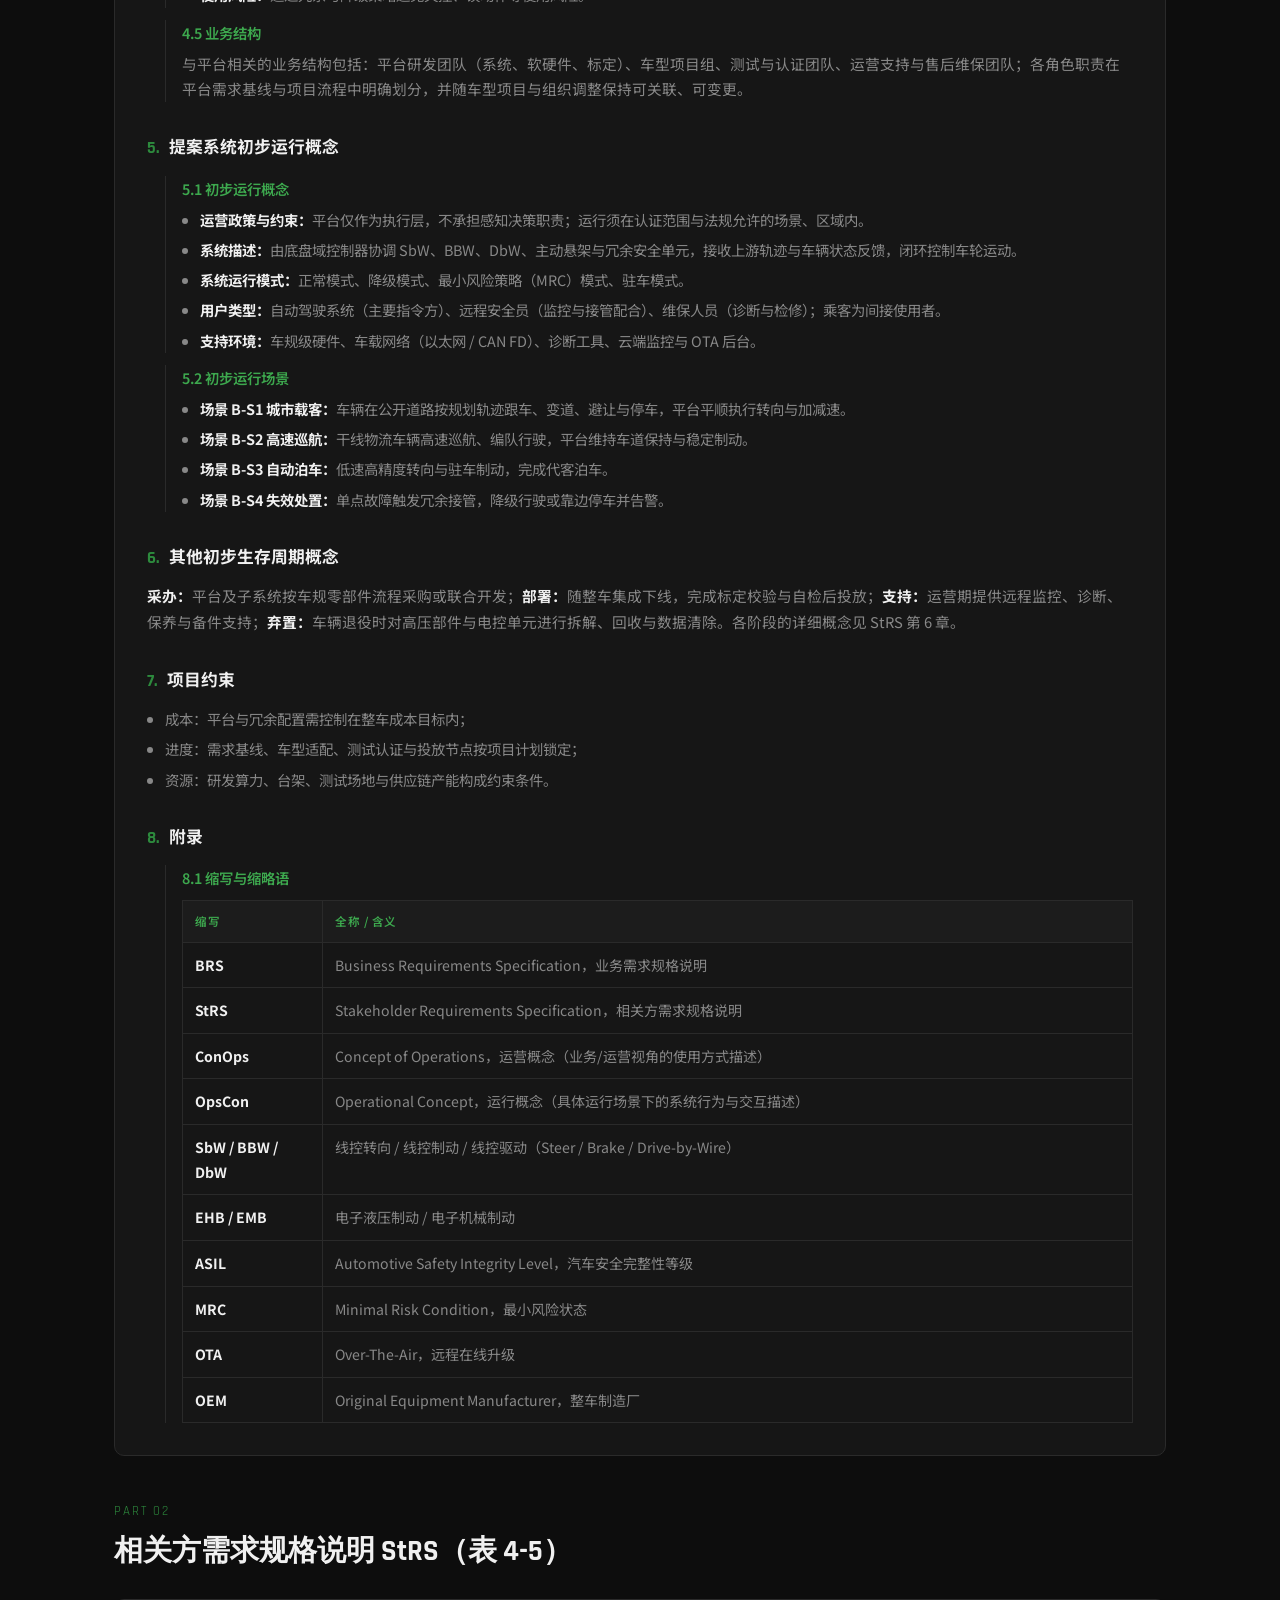
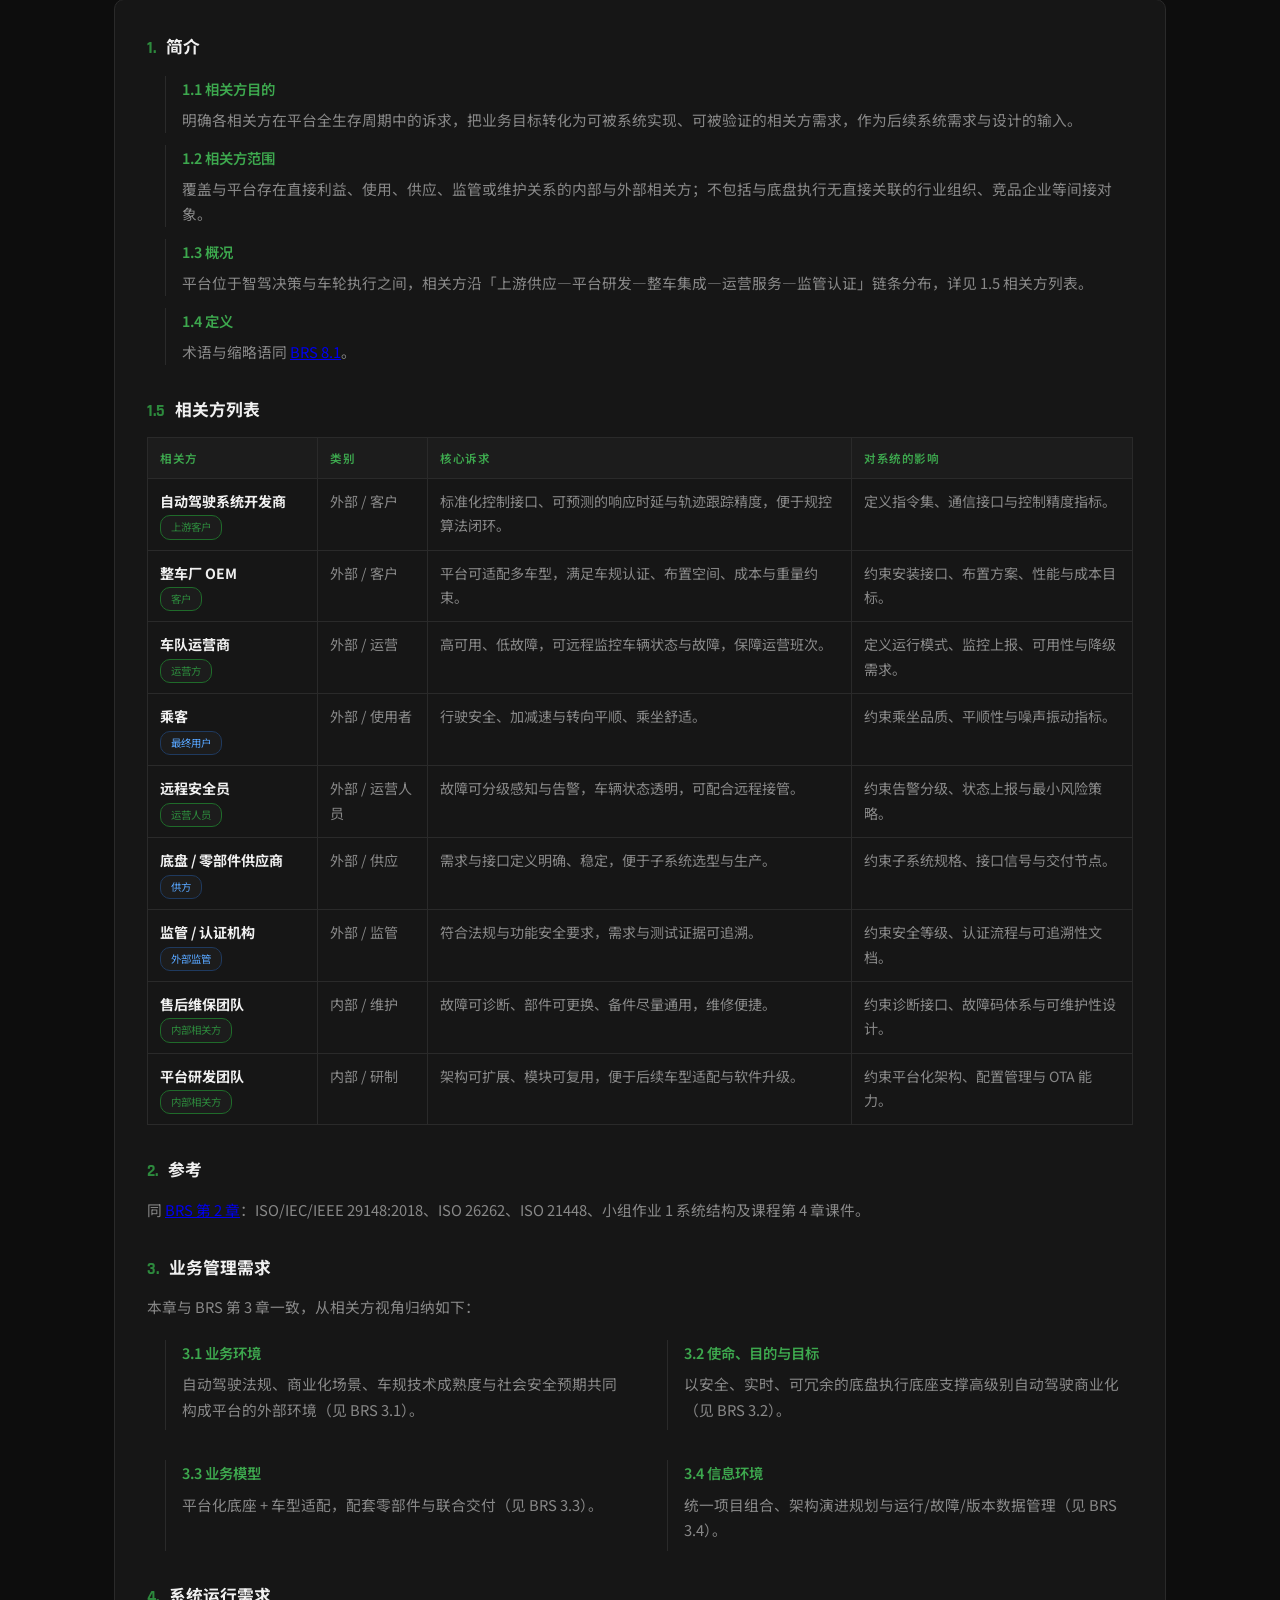
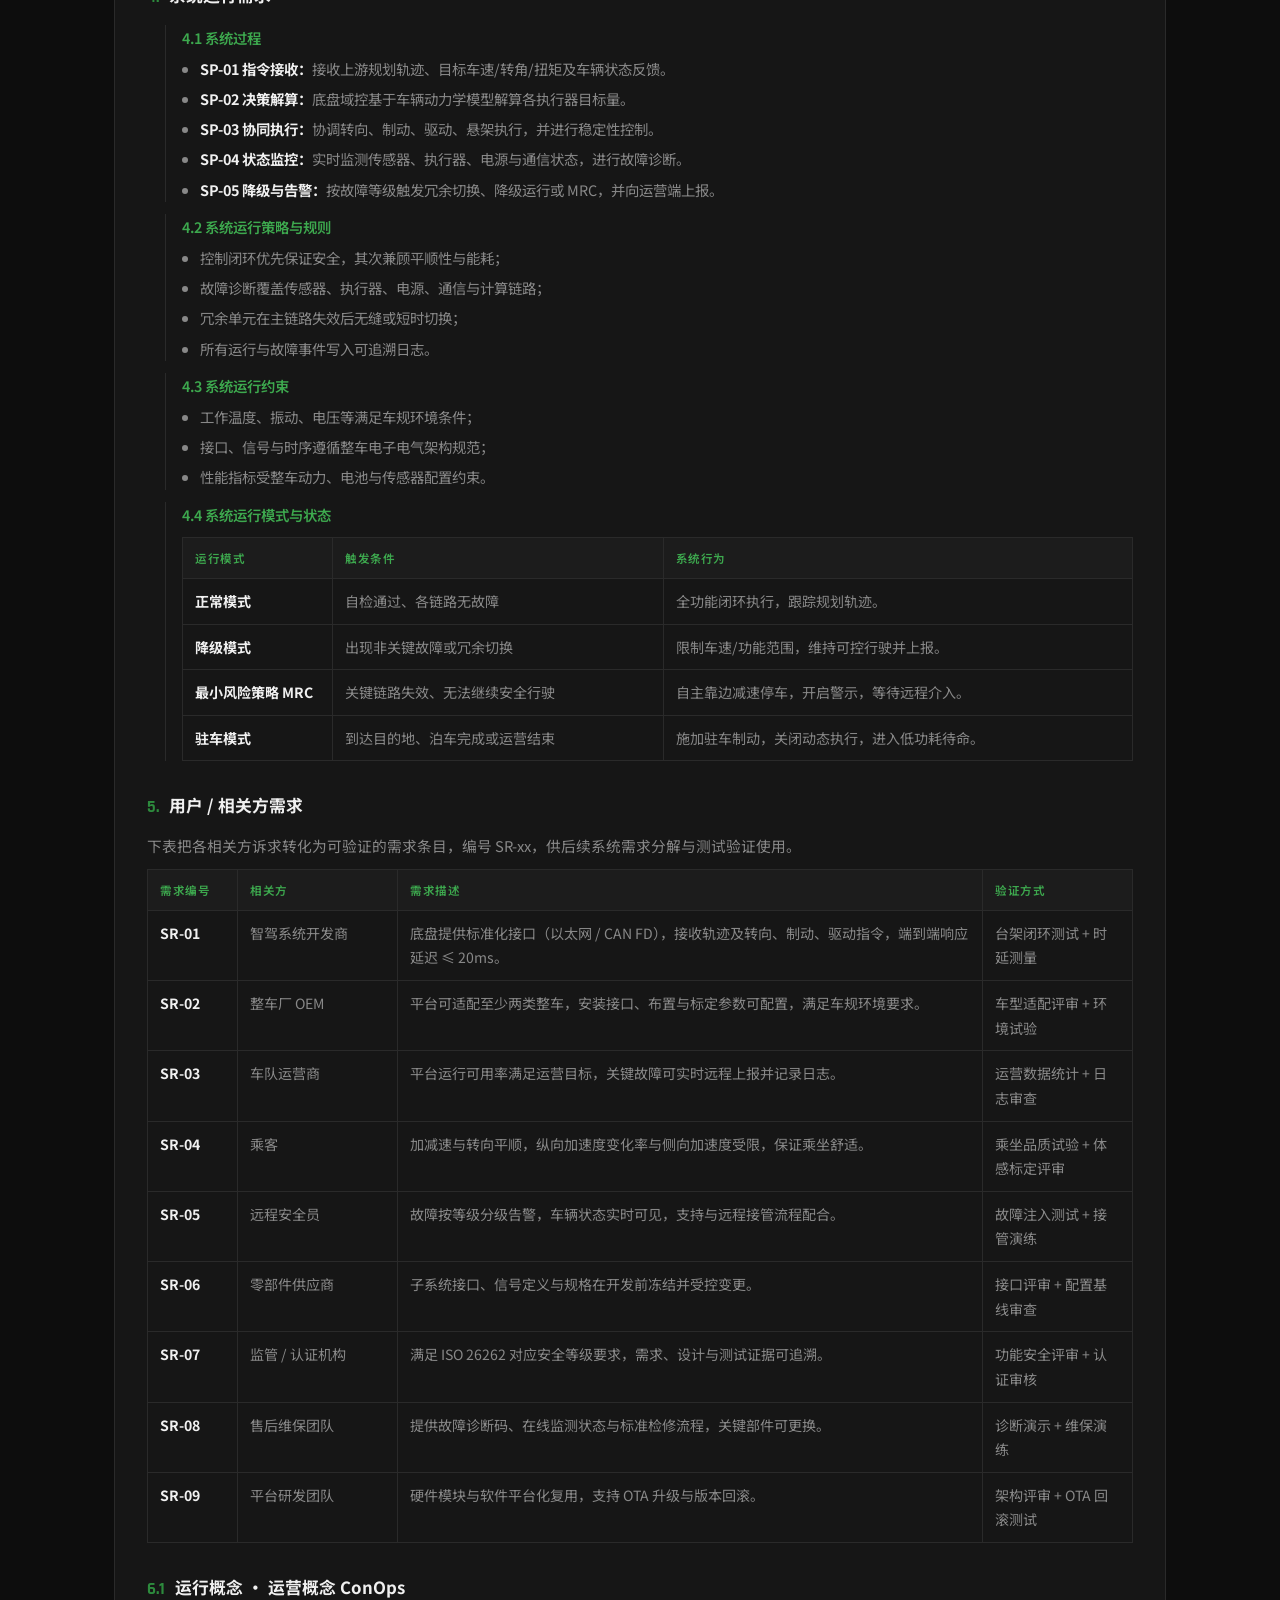
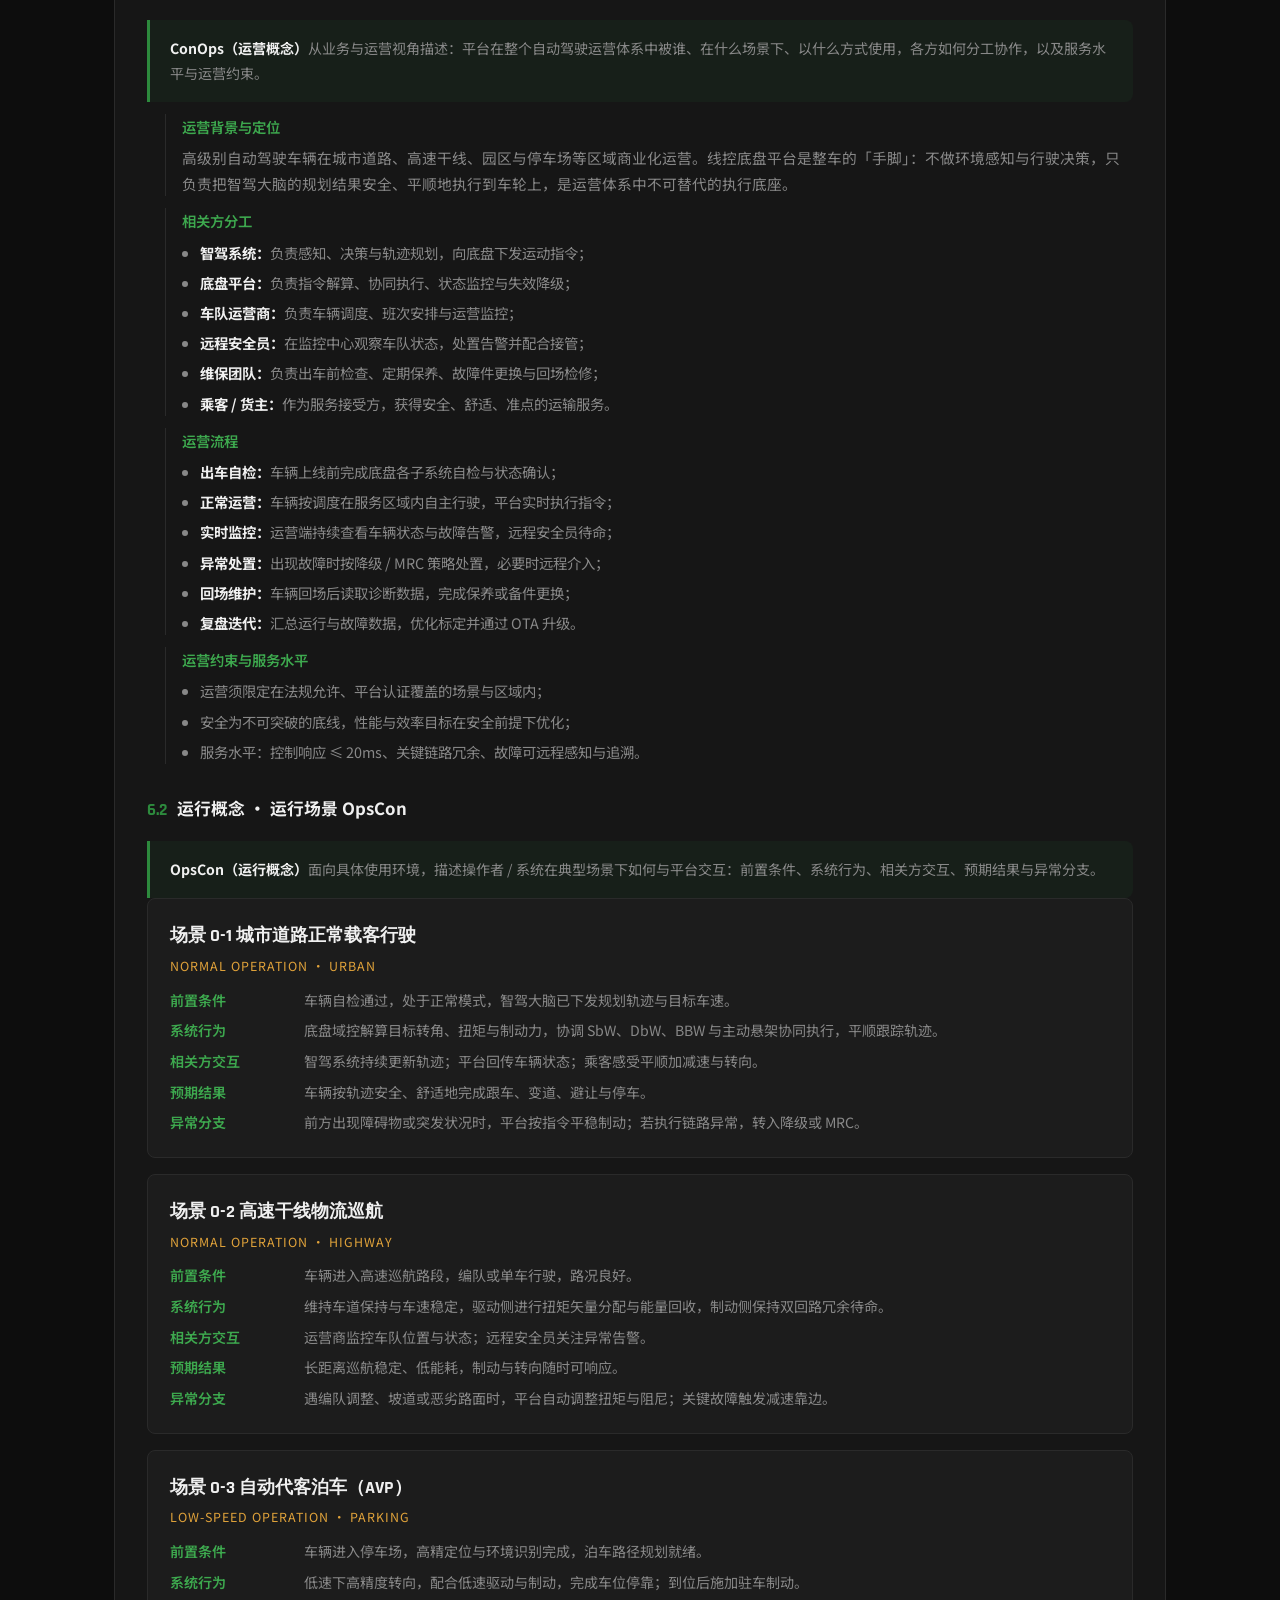
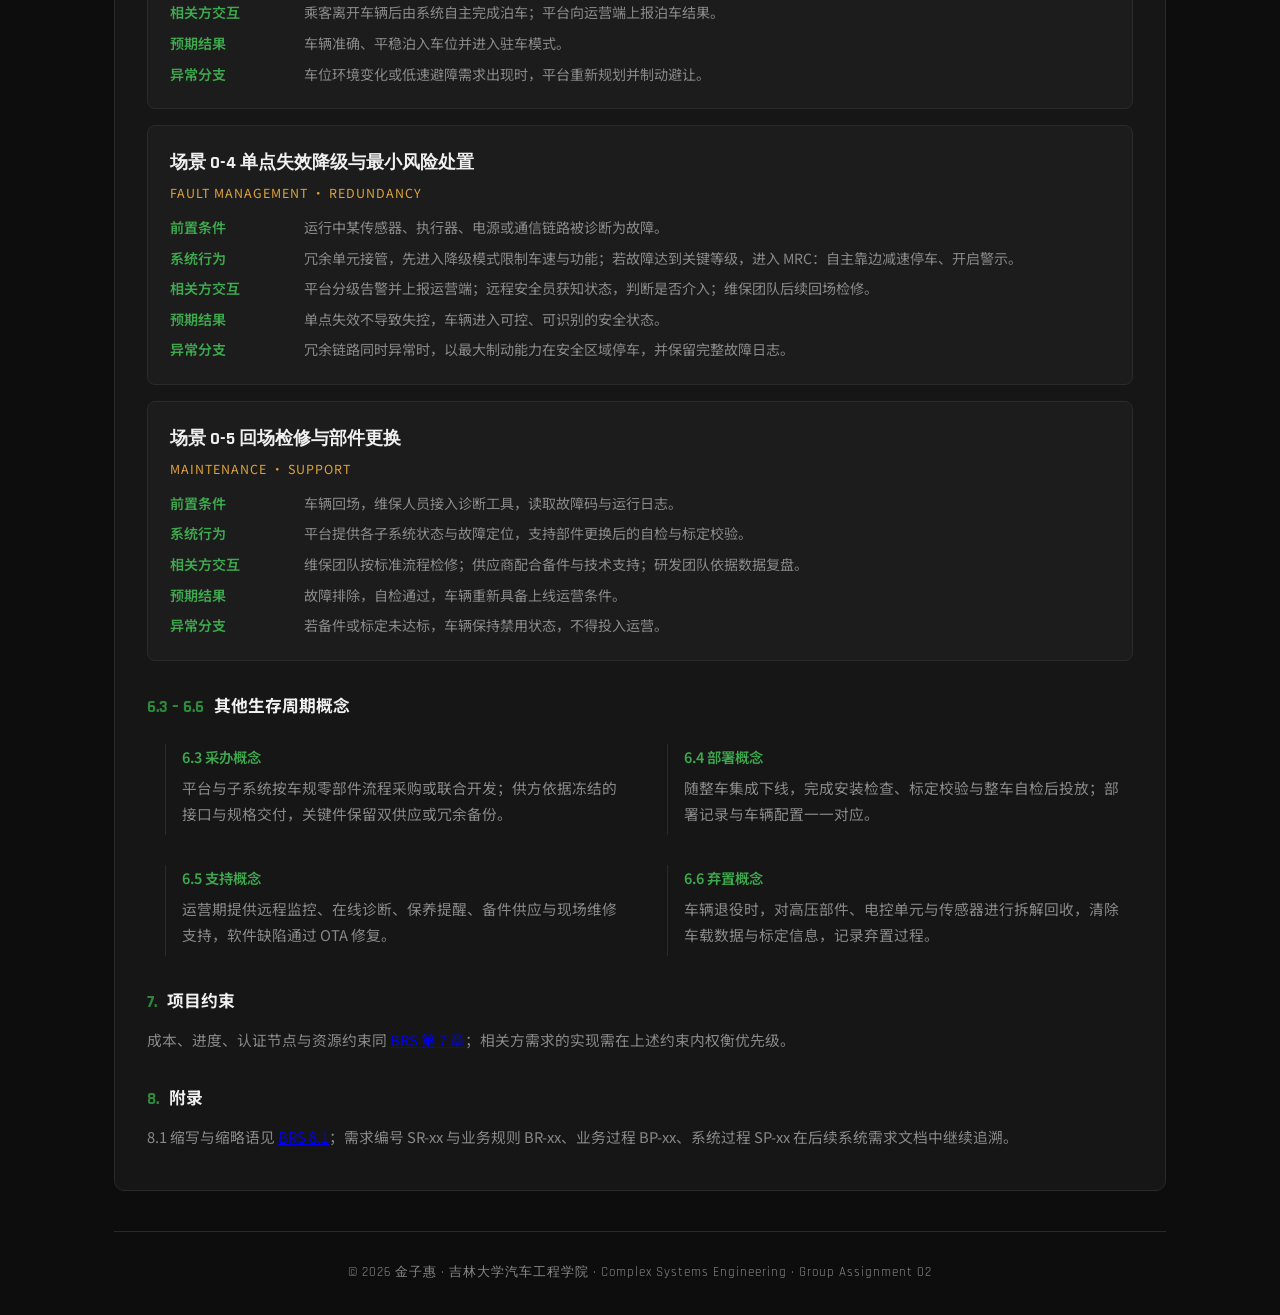
<file: homework/group2-brs-strs/index.html>
<!DOCTYPE html><html lang='zh-CN'><head><meta charset='UTF-8'><meta name='viewport' content='width=device-width, initial-scale=1.0'><title>BRS &amp; StRS · 线控底盘平台 · 小组作业 2</title><link rel='stylesheet' href='style.css'></head><body><div class='container'><nav><div class='brand'>线控底盘平台 · 作业 2</div><div class='links'><a href='#brs' class='active'>BRS</a><a href='#strs'>StRS</a><a href='#stakeholders'>相关方</a><a href='#conops'>ConOps</a><a href='#opscon'>OpsCon</a><a href='../group1-chassis/index.html'>作业 1</a><a href='../..'>返回首页</a></div></nav><header class='hero'><div class='eyebrow'>Complex Systems Engineering · Group Assignment 02</div><h1>业务与相关方需求规格说明<br>BRS &amp; StRS：面向高级别自动驾驶的线控底盘平台</h1><p class='lead'>围绕小组选定的「面向高级别自动驾驶的线控底盘平台」，结合小组讨论与 AI 问答，参照 ISO/IEC/IEEE 29148:2018 表 4-1 与表 4-5 框架，完整输出业务需求规格说明（BRS）与相关方需求规格说明（StRS），重点论述业务/任务需求、运营概念 ConOps、运行概念 OpsCon、相关方列表与相关方需求。</p><div class='meta-row'><span class='meta-chip'>系统：<b>线控底盘平台（SbW / BBW / DbW / 主动悬架 / 域控 / 冗余安全）</b></span><span class='meta-chip'>形式：<b>HTML 网页推送</b></span></div></header><div class='doc-band'><div class='doc-card'><div class='code'>BRS</div><div class='en'>Business Requirements Specification · 表 4-1</div><p>从组织与业务层面说明平台为何建、建什么范围、支撑什么业务目标与业务流程，回答「业务为什么需要这套底盘平台」。</p></div><div class='doc-card'><div class='code'>StRS</div><div class='en'>Stakeholder Requirements Specification · 表 4-5</div><p>从各相关方视角归纳需求：谁依赖该平台、各自需要什么、在什么运行模式与场景下使用，回答「各方对平台提出什么要求」。</p></div></div><div class='section-head' id='brs'><div><div class='kicker'>PART 01</div><h2>业务需求规格说明 BRS（表 4-1）</h2></div></div><div class='doc-body'><div class='sec'><h3><span class='num'>1.</span>简介</h3><div class='sub'><h4>1.1 业务目的</h4><p>高级别自动驾驶（L4/L5）逐步从示范运营走向城市载客、高速干线物流与末端配送的商业化落地。传统底盘依赖方向盘、踏板与驾驶员机械操作，无法满足无人化、高冗余、毫秒级执行的要求。本项目旨在建设一套<b>平台化、可复用、可通过功能安全认证的线控底盘平台</b>：接收自动驾驶大脑下发的规划轨迹，无机械连接地完成转向、制动、驱动与悬架控制，使整车厂与自动驾驶运营商无需针对每一车型重复开发底盘执行系统，从而缩短量产周期、降低安全认证成本，并支撑载客与物流场景的商业闭环。</p></div><div class='sub'><h4>1.2 业务范围</h4><ul><li><b>业务域：</b>智能网联汽车底盘电控与线控执行系统的平台化需求定义与产品交付。</li><li><b>纳入范围：</b>线控转向（SbW）、线控制动（BBW）、线控驱动（DbW）、主动悬架、底盘域控制器、冗余安全系统的业务与运行需求；接口定义、运行模式与质量目标。</li><li><b>排除范围：</b>自动驾驶感知、决策与规划算法（属于上游智驾系统）；整车车身结构、内外饰造型；动力电池本体研发。</li><li><b>外部实体：</b>自动驾驶大脑（规控系统）、整车厂（OEM）、Robotaxi / 物流运营商、远程安全员、底盘零部件供应商、监管与认证机构、售后维保体系。</li></ul></div><div class='sub'><h4>1.3 业务概况</h4><p>平台在整车体系中处于「决策」与「车轮」之间的执行层：上游接入自动驾驶大脑、高精定位与 V2X 车路协同信息；中游由底盘域控制器统一解算并协调四大执行系统与冗余安全单元；下游面向整车集成、车队运营与售后维保。业务链条为：需求定义 → 平台开发 → 车型适配 → 测试认证 → 整车集成 → 运营投放 → 监控运维 → 迭代升级。</p></div><div class='sub'><h4>1.4 定义</h4><p>本说明中的核心术语见 <a href='#glossary'>8.1 缩写与缩略语</a>；六层系统结构（任务—体系—整机—系统—子系统—模块）沿用小组作业 1 的拆解结论。</p></div><div class='sub'><h4>1.5 主要相关方</h4><p>主要相关方包括：自动驾驶系统开发商、整车厂、车队运营商、乘客、远程安全员、底盘与零部件供应商、监管/认证机构、售后维保团队及平台研发团队。各方的诉求与对系统的影响详见 <a href='#stakeholders'>StRS 1.5 相关方列表</a>。</p></div></div><div class='sec'><h3><span class='num'>2.</span>参考文献</h3><ul><li>ISO/IEC/IEEE 29148:2018，需求工程——生存周期过程中的需求规格说明（表 4-1 BRS、表 4-5 StRS 范例轮廓）。</li><li>ISO 26262，道路车辆功能安全；ISO 21448（SOTIF），预期功能安全。</li><li>小组作业 1：《面向高级别自动驾驶的线控底盘平台》六层系统结构拆解。</li><li>课程课件：第 4 章 概念定义（业务需求、相关方需求、ConOps / OpsCon）。</li></ul></div><div class='sec'><h3><span class='num'>3.</span>业务管理需求</h3><div class='sub'><h4>3.1 业务环境</h4><ul><li><b>政策法规：</b>自动驾驶准入与上路试点政策、数据安全要求、车规级功能安全与信息安全法规逐步完善。</li><li><b>市场趋势：</b>Robotaxi 城市载客、高速干线物流、无人配送与自动代客泊车等场景进入规模化示范阶段。</li><li><b>技术基础：</b>车规芯片、双冗余执行器、以太网/CAN FD 通信与电控悬架技术日趋成熟，支撑线控平台落地。</li><li><b>社会责任：</b>载客场景对安全、平顺与事故责任界定的社会预期显著高于普通商用车辆。</li></ul></div><div class='sub'><h4>3.2 使命、目的与目标</h4><p><b>使命：</b>为高级别自动驾驶提供安全、实时、可冗余的底盘执行底座，把驾驶意图毫秒级、无机械连接地翻译成车轮运动。</p><ul><li>平台可适配至少两类整车（乘用车 / 商用车），降低重复开发成本；</li><li>控制指令响应延迟 ≤ 20ms，转向轨迹跟踪精度 ±0.1°；</li><li>关键执行与链路达到 ASIL-D 相关要求，单点失效仍可安全停车；</li><li>支持在线监测、远程诊断与 OTA 升级及回滚。</li></ul></div><div class='sub'><h4>3.3 业务模型</h4><p>平台以「平台化底座 + 车型适配开发」方式交付：底盘平台本体在多车型间复用，针对具体整车做布置、接口与标定适配；通过零部件配套、平台授权与联合交付智驾整车方案获取收益。上游与智驾方案商协同定义接口，下游面向 OEM 与运营商提供产品、标定与维保支持。</p></div><div class='sub'><h4>3.4 信息环境</h4><ul><li><b>项目组合：</b>底盘平台与整车电子电气架构、智驾平台项目统一规划优先级与接口约束。</li><li><b>长期系统计划：</b>遵循由分布式电控向集中式底盘域控演进的架构路线，预留算力与接口扩展空间。</li><li><b>数据配置：</b>统一管理车辆运行数据、故障日志、标定参数与 OTA 版本，保证可追溯、可回滚。</li></ul></div></div><div class='sec'><h3><span class='num'>4.</span>业务运行需求</h3><div class='sub'><h4>4.1 业务过程</h4><p>业务流程按层次分解，每一过程有唯一名称与编号：</p><ul><li><b>BP-01 需求定义：</b>收集业务与相关方需求，冻结平台规格与接口基线。</li><li><b>BP-02 平台开发：</b>子系统开发、集成与台架验证。</li><li><b>BP-03 车型适配：</b>针对具体整车完成布置、标定与适配开发。</li><li><b>BP-04 测试认证：</b>功能安全、性能、可靠性与法规认证测试。</li><li><b>BP-05 整车集成：</b>与智驾系统、整车网络联调，交付整车产品。</li><li><b>BP-06 运营投放：</b>车辆进入示范或商业运营，平台随车队运行。</li><li><b>BP-07 监控运维：</b>在线监测、故障诊断、保养与备件更换。</li><li><b>BP-08 迭代升级：</b>基于运行数据复盘，完成标定与软件 OTA 升级。</li></ul></div><div class='sub'><h4>4.2 业务运营策略与规则</h4><ul><li><b>规则 BR-01 安全优先：</b>任何性能、成本与进度让步不得突破功能安全底线。</li><li><b>规则 BR-02 失效降级：</b>检测到故障后按预设策略降级运行或进入最小风险状态。</li><li><b>规则 BR-03 配置管理：</b>需求、接口、标定与软件版本变更必须走评审、留痕与可追溯流程。</li><li><b>规则 BR-04 数据可追溯：</b>运行与故障数据完整记录，支持事后复盘与责任界定。</li></ul></div><div class='sub'><h4>4.3 业务运行约束</h4><ul><li>必须满足道路车辆法规准入与功能安全认证要求；</li><li>零部件需满足车规级温度、振动、寿命与可靠性环境条件；</li><li>受整车布置、整备质量、成本与供应链可得性约束；</li><li>冗余设计带来的成本、重量与功耗上升需在平台级权衡。</li></ul></div><div class='sub'><h4>4.4 业务运行质量</h4><ul><li><b>可用性：</b>运营期间平台高可用运行，关键故障可被及时识别；</li><li><b>效能：</b>准确跟踪规划轨迹，转向、制动与驱动控制满足精度要求；</li><li><b>效率：</b>兼顾能耗与制动能量回收，降低运营成本；</li><li><b>满意度：</b>加减速与转向平顺，保证乘坐舒适性；</li><li><b>使用风险：</b>通过冗余与降级策略避免失控、误动作等使用风险。</li></ul></div><div class='sub'><h4>4.5 业务结构</h4><p>与平台相关的业务结构包括：平台研发团队（系统、软硬件、标定）、车型项目组、测试与认证团队、运营支持与售后维保团队；各角色职责在平台需求基线与项目流程中明确划分，并随车型项目与组织调整保持可关联、可变更。</p></div></div><div class='sec'><h3><span class='num'>5.</span>提案系统初步运行概念</h3><div class='sub'><h4>5.1 初步运行概念</h4><ul><li><b>运营政策与约束：</b>平台仅作为执行层，不承担感知决策职责；运行须在认证范围与法规允许的场景、区域内。</li><li><b>系统描述：</b>由底盘域控制器协调 SbW、BBW、DbW、主动悬架与冗余安全单元，接收上游轨迹与车辆状态反馈，闭环控制车轮运动。</li><li><b>系统运行模式：</b>正常模式、降级模式、最小风险策略（MRC）模式、驻车模式。</li><li><b>用户类型：</b>自动驾驶系统（主要指令方）、远程安全员（监控与接管配合）、维保人员（诊断与检修）；乘客为间接使用者。</li><li><b>支持环境：</b>车规级硬件、车载网络（以太网 / CAN FD）、诊断工具、云端监控与 OTA 后台。</li></ul></div><div class='sub'><h4>5.2 初步运行场景</h4><ul><li><b>场景 B-S1 城市载客：</b>车辆在公开道路按规划轨迹跟车、变道、避让与停车，平台平顺执行转向与加减速。</li><li><b>场景 B-S2 高速巡航：</b>干线物流车辆高速巡航、编队行驶，平台维持车道保持与稳定制动。</li><li><b>场景 B-S3 自动泊车：</b>低速高精度转向与驻车制动，完成代客泊车。</li><li><b>场景 B-S4 失效处置：</b>单点故障触发冗余接管，降级行驶或靠边停车并告警。</li></ul></div></div><div class='sec'><h3><span class='num'>6.</span>其他初步生存周期概念</h3><p><b>采办：</b>平台及子系统按车规零部件流程采购或联合开发；<b>部署：</b>随整车集成下线，完成标定校验与自检后投放；<b>支持：</b>运营期提供远程监控、诊断、保养与备件支持；<b>弃置：</b>车辆退役时对高压部件与电控单元进行拆解、回收与数据清除。各阶段的详细概念见 StRS 第 6 章。</p></div><div class='sec'><h3><span class='num'>7.</span>项目约束</h3><ul><li>成本：平台与冗余配置需控制在整车成本目标内；</li><li>进度：需求基线、车型适配、测试认证与投放节点按项目计划锁定；</li><li>资源：研发算力、台架、测试场地与供应链产能构成约束条件。</li></ul></div><div class='sec' id='glossary'><h3><span class='num'>8.</span>附录</h3><div class='sub'><h4>8.1 缩写与缩略语</h4><table><tr><th style='width:140px'>缩写</th><th>全称 / 含义</th></tr><tr><td><b>BRS</b></td><td>Business Requirements Specification，业务需求规格说明</td></tr><tr><td><b>StRS</b></td><td>Stakeholder Requirements Specification，相关方需求规格说明</td></tr><tr><td><b>ConOps</b></td><td>Concept of Operations，运营概念（业务/运营视角的使用方式描述）</td></tr><tr><td><b>OpsCon</b></td><td>Operational Concept，运行概念（具体运行场景下的系统行为与交互描述）</td></tr><tr><td><b>SbW / BBW / DbW</b></td><td>线控转向 / 线控制动 / 线控驱动（Steer / Brake / Drive-by-Wire）</td></tr><tr><td><b>EHB / EMB</b></td><td>电子液压制动 / 电子机械制动</td></tr><tr><td><b>ASIL</b></td><td>Automotive Safety Integrity Level，汽车安全完整性等级</td></tr><tr><td><b>MRC</b></td><td>Minimal Risk Condition，最小风险状态</td></tr><tr><td><b>OTA</b></td><td>Over-The-Air，远程在线升级</td></tr><tr><td><b>OEM</b></td><td>Original Equipment Manufacturer，整车制造厂</td></tr></table></div></div></div><div class='section-head' id='strs'><div><div class='kicker'>PART 02</div><h2>相关方需求规格说明 StRS（表 4-5）</h2></div></div><div class='doc-body'><div class='sec'><h3><span class='num'>1.</span>简介</h3><div class='sub'><h4>1.1 相关方目的</h4><p>明确各相关方在平台全生存周期中的诉求，把业务目标转化为可被系统实现、可被验证的相关方需求，作为后续系统需求与设计的输入。</p></div><div class='sub'><h4>1.2 相关方范围</h4><p>覆盖与平台存在直接利益、使用、供应、监管或维护关系的内部与外部相关方；不包括与底盘执行无直接关联的行业组织、竞品企业等间接对象。</p></div><div class='sub'><h4>1.3 概况</h4><p>平台位于智驾决策与车轮执行之间，相关方沿「上游供应—平台研发—整车集成—运营服务—监管认证」链条分布，详见 1.5 相关方列表。</p></div><div class='sub'><h4>1.4 定义</h4><p>术语与缩略语同 <a href='#glossary'>BRS 8.1</a>。</p></div></div><div class='sec' id='stakeholders'><h3><span class='num'>1.5</span>相关方列表</h3><table><tr><th style='width:170px'>相关方</th><th style='width:110px'>类别</th><th>核心诉求</th><th>对系统的影响</th></tr><tr><td><b>自动驾驶系统开发商</b><br><span class='tag in'>上游客户</span></td><td>外部 / 客户</td><td>标准化控制接口、可预测的响应时延与轨迹跟踪精度，便于规控算法闭环。</td><td>定义指令集、通信接口与控制精度指标。</td></tr><tr><td><b>整车厂 OEM</b><br><span class='tag in'>客户</span></td><td>外部 / 客户</td><td>平台可适配多车型，满足车规认证、布置空间、成本与重量约束。</td><td>约束安装接口、布置方案、性能与成本目标。</td></tr><tr><td><b>车队运营商</b><br><span class='tag in'>运营方</span></td><td>外部 / 运营</td><td>高可用、低故障，可远程监控车辆状态与故障，保障运营班次。</td><td>定义运行模式、监控上报、可用性与降级需求。</td></tr><tr><td><b>乘客</b><br><span class='tag out'>最终用户</span></td><td>外部 / 使用者</td><td>行驶安全、加减速与转向平顺、乘坐舒适。</td><td>约束乘坐品质、平顺性与噪声振动指标。</td></tr><tr><td><b>远程安全员</b><br><span class='tag in'>运营人员</span></td><td>外部 / 运营人员</td><td>故障可分级感知与告警，车辆状态透明，可配合远程接管。</td><td>约束告警分级、状态上报与最小风险策略。</td></tr><tr><td><b>底盘 / 零部件供应商</b><br><span class='tag out'>供方</span></td><td>外部 / 供应</td><td>需求与接口定义明确、稳定，便于子系统选型与生产。</td><td>约束子系统规格、接口信号与交付节点。</td></tr><tr><td><b>监管 / 认证机构</b><br><span class='tag out'>外部监管</span></td><td>外部 / 监管</td><td>符合法规与功能安全要求，需求与测试证据可追溯。</td><td>约束安全等级、认证流程与可追溯性文档。</td></tr><tr><td><b>售后维保团队</b><br><span class='tag in'>内部相关方</span></td><td>内部 / 维护</td><td>故障可诊断、部件可更换、备件尽量通用，维修便捷。</td><td>约束诊断接口、故障码体系与可维护性设计。</td></tr><tr><td><b>平台研发团队</b><br><span class='tag in'>内部相关方</span></td><td>内部 / 研制</td><td>架构可扩展、模块可复用，便于后续车型适配与软件升级。</td><td>约束平台化架构、配置管理与 OTA 能力。</td></tr></table></div><div class='sec'><h3><span class='num'>2.</span>参考</h3><p>同 <a href='#brs'>BRS 第 2 章</a>：ISO/IEC/IEEE 29148:2018、ISO 26262、ISO 21448、小组作业 1 系统结构及课程第 4 章课件。</p></div><div class='sec'><h3><span class='num'>3.</span>业务管理需求</h3><p>本章与 BRS 第 3 章一致，从相关方视角归纳如下：</p><div class='two-col'><div class='sub'><h4>3.1 业务环境</h4><p>自动驾驶法规、商业化场景、车规技术成熟度与社会安全预期共同构成平台的外部环境（见 BRS 3.1）。</p></div><div class='sub'><h4>3.2 使命、目的与目标</h4><p>以安全、实时、可冗余的底盘执行底座支撑高级别自动驾驶商业化（见 BRS 3.2）。</p></div><div class='sub'><h4>3.3 业务模型</h4><p>平台化底座 + 车型适配，配套零部件与联合交付（见 BRS 3.3）。</p></div><div class='sub'><h4>3.4 信息环境</h4><p>统一项目组合、架构演进规划与运行/故障/版本数据管理（见 BRS 3.4）。</p></div></div></div><div class='sec'><h3><span class='num'>4.</span>系统运行需求</h3><div class='sub'><h4>4.1 系统过程</h4><ul><li><b>SP-01 指令接收：</b>接收上游规划轨迹、目标车速/转角/扭矩及车辆状态反馈。</li><li><b>SP-02 决策解算：</b>底盘域控基于车辆动力学模型解算各执行器目标量。</li><li><b>SP-03 协同执行：</b>协调转向、制动、驱动、悬架执行，并进行稳定性控制。</li><li><b>SP-04 状态监控：</b>实时监测传感器、执行器、电源与通信状态，进行故障诊断。</li><li><b>SP-05 降级与告警：</b>按故障等级触发冗余切换、降级运行或 MRC，并向运营端上报。</li></ul></div><div class='sub'><h4>4.2 系统运行策略与规则</h4><ul><li>控制闭环优先保证安全，其次兼顾平顺性与能耗；</li><li>故障诊断覆盖传感器、执行器、电源、通信与计算链路；</li><li>冗余单元在主链路失效后无缝或短时切换；</li><li>所有运行与故障事件写入可追溯日志。</li></ul></div><div class='sub'><h4>4.3 系统运行约束</h4><ul><li>工作温度、振动、电压等满足车规环境条件；</li><li>接口、信号与时序遵循整车电子电气架构规范；</li><li>性能指标受整车动力、电池与传感器配置约束。</li></ul></div><div class='sub'><h4>4.4 系统运行模式与状态</h4><table><tr><th style='width:150px'>运行模式</th><th>触发条件</th><th>系统行为</th></tr><tr><td><b>正常模式</b></td><td>自检通过、各链路无故障</td><td>全功能闭环执行，跟踪规划轨迹。</td></tr><tr><td><b>降级模式</b></td><td>出现非关键故障或冗余切换</td><td>限制车速/功能范围，维持可控行驶并上报。</td></tr><tr><td><b>最小风险策略 MRC</b></td><td>关键链路失效、无法继续安全行驶</td><td>自主靠边减速停车，开启警示，等待远程介入。</td></tr><tr><td><b>驻车模式</b></td><td>到达目的地、泊车完成或运营结束</td><td>施加驻车制动，关闭动态执行，进入低功耗待命。</td></tr></table></div></div><div class='sec'><h3><span class='num'>5.</span>用户 / 相关方需求</h3><p>下表把各相关方诉求转化为可验证的需求条目，编号 SR-xx，供后续系统需求分解与测试验证使用。</p><table><tr><th style='width:90px'>需求编号</th><th style='width:160px'>相关方</th><th>需求描述</th><th style='width:150px'>验证方式</th></tr><tr><td><b>SR-01</b></td><td>智驾系统开发商</td><td>底盘提供标准化接口（以太网 / CAN FD），接收轨迹及转向、制动、驱动指令，端到端响应延迟 ≤ 20ms。</td><td>台架闭环测试 + 时延测量</td></tr><tr><td><b>SR-02</b></td><td>整车厂 OEM</td><td>平台可适配至少两类整车，安装接口、布置与标定参数可配置，满足车规环境要求。</td><td>车型适配评审 + 环境试验</td></tr><tr><td><b>SR-03</b></td><td>车队运营商</td><td>平台运行可用率满足运营目标，关键故障可实时远程上报并记录日志。</td><td>运营数据统计 + 日志审查</td></tr><tr><td><b>SR-04</b></td><td>乘客</td><td>加减速与转向平顺，纵向加速度变化率与侧向加速度受限，保证乘坐舒适。</td><td>乘坐品质试验 + 体感标定评审</td></tr><tr><td><b>SR-05</b></td><td>远程安全员</td><td>故障按等级分级告警，车辆状态实时可见，支持与远程接管流程配合。</td><td>故障注入测试 + 接管演练</td></tr><tr><td><b>SR-06</b></td><td>零部件供应商</td><td>子系统接口、信号定义与规格在开发前冻结并受控变更。</td><td>接口评审 + 配置基线审查</td></tr><tr><td><b>SR-07</b></td><td>监管 / 认证机构</td><td>满足 ISO 26262 对应安全等级要求，需求、设计与测试证据可追溯。</td><td>功能安全评审 + 认证审核</td></tr><tr><td><b>SR-08</b></td><td>售后维保团队</td><td>提供故障诊断码、在线监测状态与标准检修流程，关键部件可更换。</td><td>诊断演示 + 维保演练</td></tr><tr><td><b>SR-09</b></td><td>平台研发团队</td><td>硬件模块与软件平台化复用，支持 OTA 升级与版本回滚。</td><td>架构评审 + OTA 回滚测试</td></tr></table></div><div class='sec' id='conops'><h3><span class='num'>6.1</span>运行概念 · 运营概念 ConOps</h3><div class='note'><b>ConOps（运营概念）</b>从业务与运营视角描述：平台在整个自动驾驶运营体系中被谁、在什么场景下、以什么方式使用，各方如何分工协作，以及服务水平与运营约束。 </div><div class='sub'><h4>运营背景与定位</h4><p>高级别自动驾驶车辆在城市道路、高速干线、园区与停车场等区域商业化运营。线控底盘平台是整车的「手脚」：不做环境感知与行驶决策，只负责把智驾大脑的规划结果安全、平顺地执行到车轮上，是运营体系中不可替代的执行底座。</p></div><div class='sub'><h4>相关方分工</h4><ul><li><b>智驾系统：</b>负责感知、决策与轨迹规划，向底盘下发运动指令；</li><li><b>底盘平台：</b>负责指令解算、协同执行、状态监控与失效降级；</li><li><b>车队运营商：</b>负责车辆调度、班次安排与运营监控；</li><li><b>远程安全员：</b>在监控中心观察车队状态，处置告警并配合接管；</li><li><b>维保团队：</b>负责出车前检查、定期保养、故障件更换与回场检修；</li><li><b>乘客 / 货主：</b>作为服务接受方，获得安全、舒适、准点的运输服务。</li></ul></div><div class='sub'><h4>运营流程</h4><ul><li><b>出车自检：</b>车辆上线前完成底盘各子系统自检与状态确认；</li><li><b>正常运营：</b>车辆按调度在服务区域内自主行驶，平台实时执行指令；</li><li><b>实时监控：</b>运营端持续查看车辆状态与故障告警，远程安全员待命；</li><li><b>异常处置：</b>出现故障时按降级 / MRC 策略处置，必要时远程介入；</li><li><b>回场维护：</b>车辆回场后读取诊断数据，完成保养或备件更换；</li><li><b>复盘迭代：</b>汇总运行与故障数据，优化标定并通过 OTA 升级。</li></ul></div><div class='sub'><h4>运营约束与服务水平</h4><ul><li>运营须限定在法规允许、平台认证覆盖的场景与区域内；</li><li>安全为不可突破的底线，性能与效率目标在安全前提下优化；</li><li>服务水平：控制响应 ≤ 20ms、关键链路冗余、故障可远程感知与追溯。</li></ul></div></div><div class='sec' id='opscon'><h3><span class='num'>6.2</span>运行概念 · 运行场景 OpsCon</h3><div class='note'><b>OpsCon（运行概念）</b>面向具体使用环境，描述操作者 / 系统在典型场景下如何与平台交互：前置条件、系统行为、相关方交互、预期结果与异常分支。 </div><div class='scenario'><h3>场景 O-1 城市道路正常载客行驶</h3><div class='st'>NORMAL OPERATION · URBAN</div><dl><dt>前置条件</dt><dd>车辆自检通过，处于正常模式，智驾大脑已下发规划轨迹与目标车速。</dd><dt>系统行为</dt><dd>底盘域控解算目标转角、扭矩与制动力，协调 SbW、DbW、BBW 与主动悬架协同执行，平顺跟踪轨迹。</dd><dt>相关方交互</dt><dd>智驾系统持续更新轨迹；平台回传车辆状态；乘客感受平顺加减速与转向。</dd><dt>预期结果</dt><dd>车辆按轨迹安全、舒适地完成跟车、变道、避让与停车。</dd><dt>异常分支</dt><dd>前方出现障碍物或突发状况时，平台按指令平稳制动；若执行链路异常，转入降级或 MRC。</dd></dl></div><div class='scenario'><h3>场景 O-2 高速干线物流巡航</h3><div class='st'>NORMAL OPERATION · HIGHWAY</div><dl><dt>前置条件</dt><dd>车辆进入高速巡航路段，编队或单车行驶，路况良好。</dd><dt>系统行为</dt><dd>维持车道保持与车速稳定，驱动侧进行扭矩矢量分配与能量回收，制动侧保持双回路冗余待命。</dd><dt>相关方交互</dt><dd>运营商监控车队位置与状态；远程安全员关注异常告警。</dd><dt>预期结果</dt><dd>长距离巡航稳定、低能耗，制动与转向随时可响应。</dd><dt>异常分支</dt><dd>遇编队调整、坡道或恶劣路面时，平台自动调整扭矩与阻尼；关键故障触发减速靠边。</dd></dl></div><div class='scenario'><h3>场景 O-3 自动代客泊车（AVP）</h3><div class='st'>LOW-SPEED OPERATION · PARKING</div><dl><dt>前置条件</dt><dd>车辆进入停车场，高精定位与环境识别完成，泊车路径规划就绪。</dd><dt>系统行为</dt><dd>低速下高精度转向，配合低速驱动与制动，完成车位停靠；到位后施加驻车制动。</dd><dt>相关方交互</dt><dd>乘客离开车辆后由系统自主完成泊车；平台向运营端上报泊车结果。</dd><dt>预期结果</dt><dd>车辆准确、平稳泊入车位并进入驻车模式。</dd><dt>异常分支</dt><dd>车位环境变化或低速避障需求出现时，平台重新规划并制动避让。</dd></dl></div><div class='scenario'><h3>场景 O-4 单点失效降级与最小风险处置</h3><div class='st'>FAULT MANAGEMENT · REDUNDANCY</div><dl><dt>前置条件</dt><dd>运行中某传感器、执行器、电源或通信链路被诊断为故障。</dd><dt>系统行为</dt><dd>冗余单元接管，先进入降级模式限制车速与功能；若故障达到关键等级，进入 MRC：自主靠边减速停车、开启警示。</dd><dt>相关方交互</dt><dd>平台分级告警并上报运营端；远程安全员获知状态，判断是否介入；维保团队后续回场检修。</dd><dt>预期结果</dt><dd>单点失效不导致失控，车辆进入可控、可识别的安全状态。</dd><dt>异常分支</dt><dd>冗余链路同时异常时，以最大制动能力在安全区域停车，并保留完整故障日志。</dd></dl></div><div class='scenario'><h3>场景 O-5 回场检修与部件更换</h3><div class='st'>MAINTENANCE · SUPPORT</div><dl><dt>前置条件</dt><dd>车辆回场，维保人员接入诊断工具，读取故障码与运行日志。</dd><dt>系统行为</dt><dd>平台提供各子系统状态与故障定位，支持部件更换后的自检与标定校验。</dd><dt>相关方交互</dt><dd>维保团队按标准流程检修；供应商配合备件与技术支持；研发团队依据数据复盘。</dd><dt>预期结果</dt><dd>故障排除，自检通过，车辆重新具备上线运营条件。</dd><dt>异常分支</dt><dd>若备件或标定未达标，车辆保持禁用状态，不得投入运营。</dd></dl></div></div><div class='sec'><h3><span class='num'>6.3 – 6.6</span>其他生存周期概念</h3><div class='two-col'><div class='sub'><h4>6.3 采办概念</h4><p>平台与子系统按车规零部件流程采购或联合开发；供方依据冻结的接口与规格交付，关键件保留双供应或冗余备份。</p></div><div class='sub'><h4>6.4 部署概念</h4><p>随整车集成下线，完成安装检查、标定校验与整车自检后投放；部署记录与车辆配置一一对应。</p></div><div class='sub'><h4>6.5 支持概念</h4><p>运营期提供远程监控、在线诊断、保养提醒、备件供应与现场维修支持，软件缺陷通过 OTA 修复。</p></div><div class='sub'><h4>6.6 弃置概念</h4><p>车辆退役时，对高压部件、电控单元与传感器进行拆解回收，清除车载数据与标定信息，记录弃置过程。</p></div></div></div><div class='sec'><h3><span class='num'>7.</span>项目约束</h3><p>成本、进度、认证节点与资源约束同 <a href='#brs'>BRS 第 7 章</a>；相关方需求的实现需在上述约束内权衡优先级。</p></div><div class='sec'><h3><span class='num'>8.</span>附录</h3><p>8.1 缩写与缩略语见 <a href='#glossary'>BRS 8.1</a>；需求编号 SR-xx 与业务规则 BR-xx、业务过程 BP-xx、系统过程 SP-xx 在后续系统需求文档中继续追溯。</p></div></div><footer><p>© 2026 金子惠 · 吉林大学汽车工程学院 · Complex Systems Engineering · Group Assignment 02</p></footer></div></body></html>
</file>
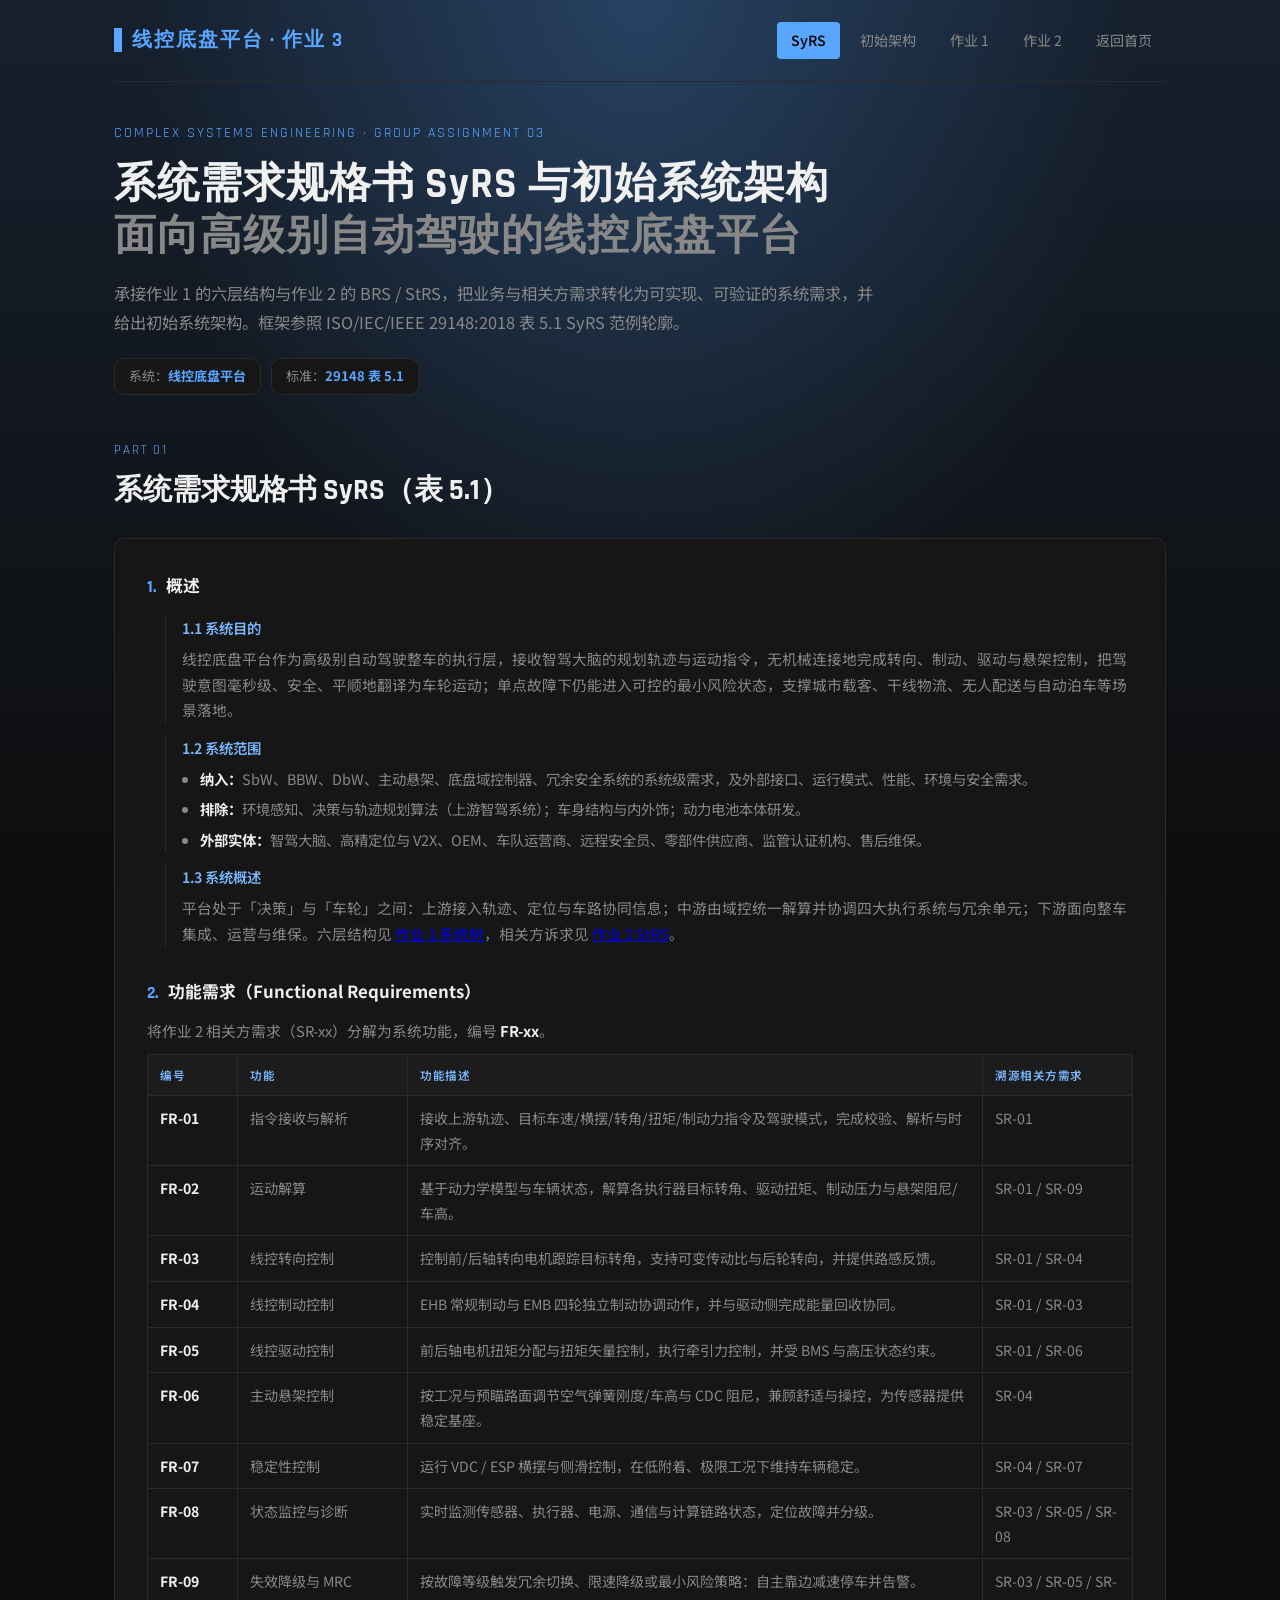
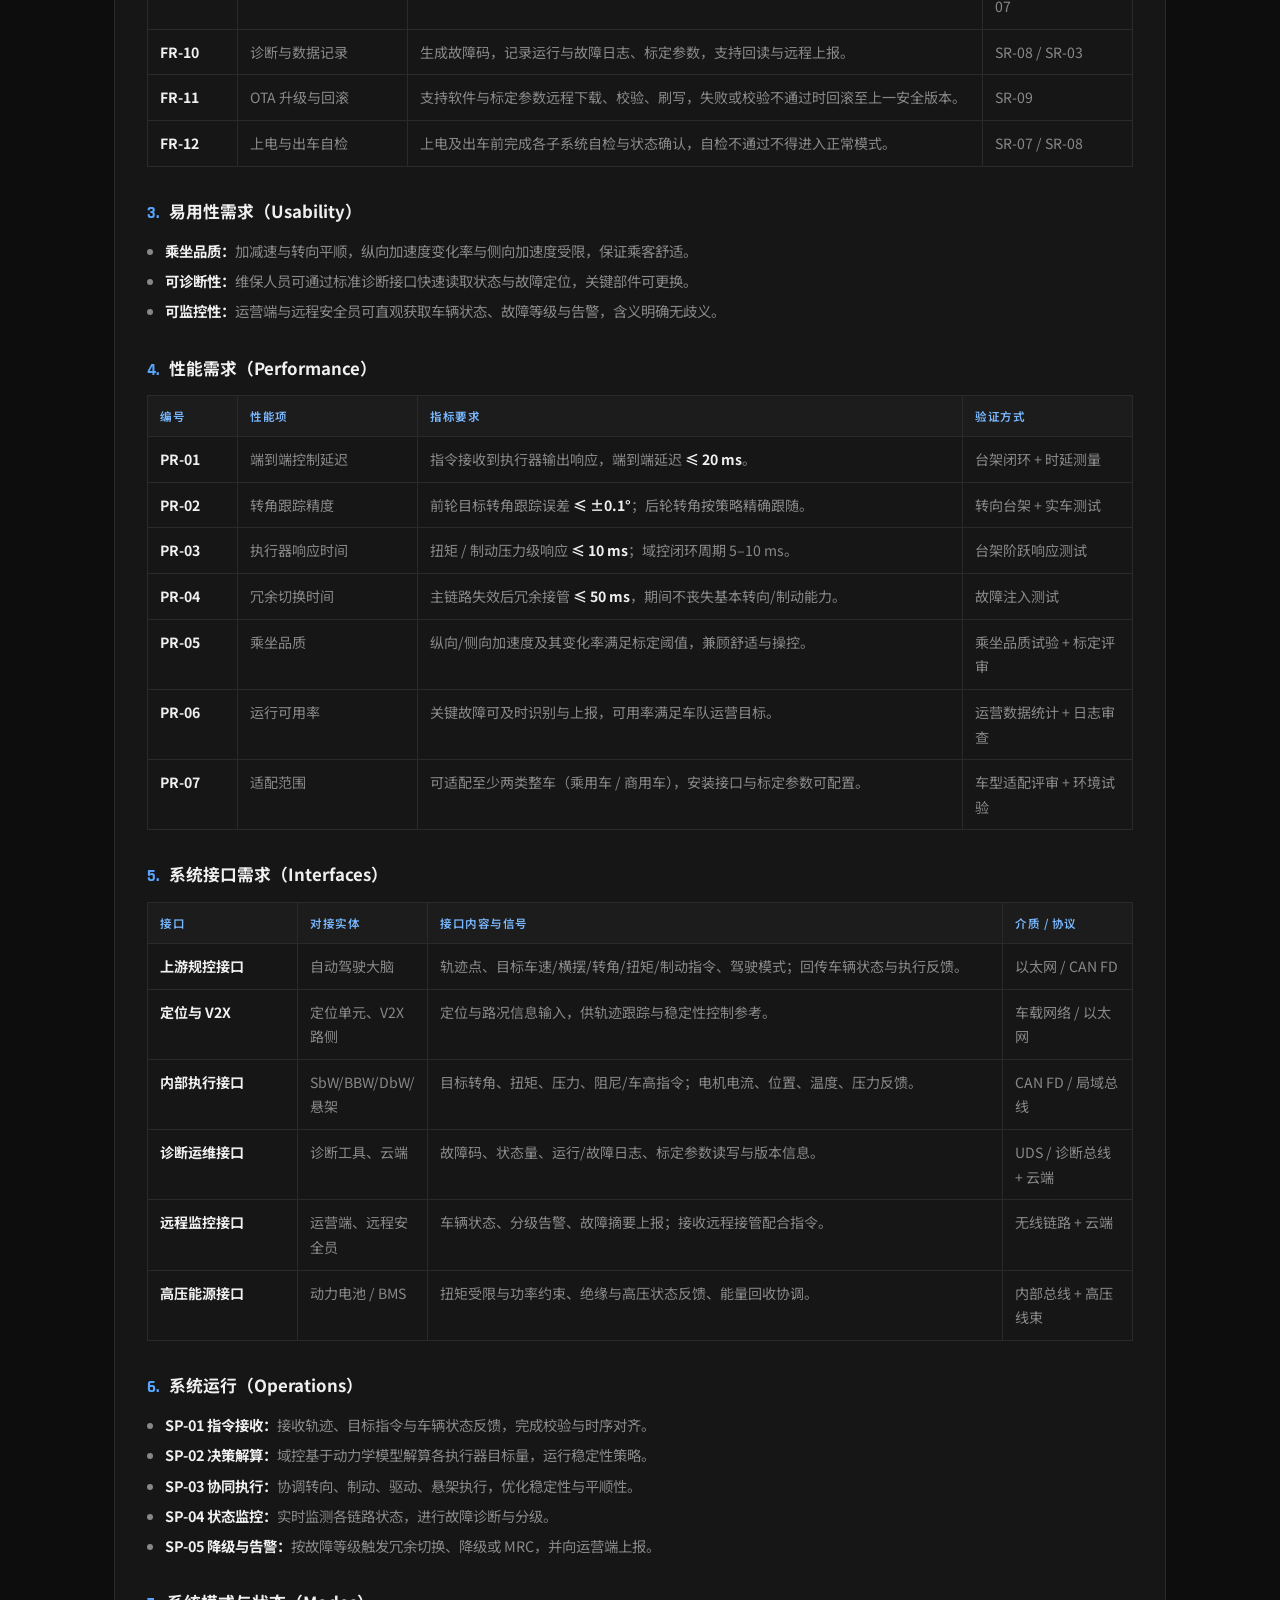
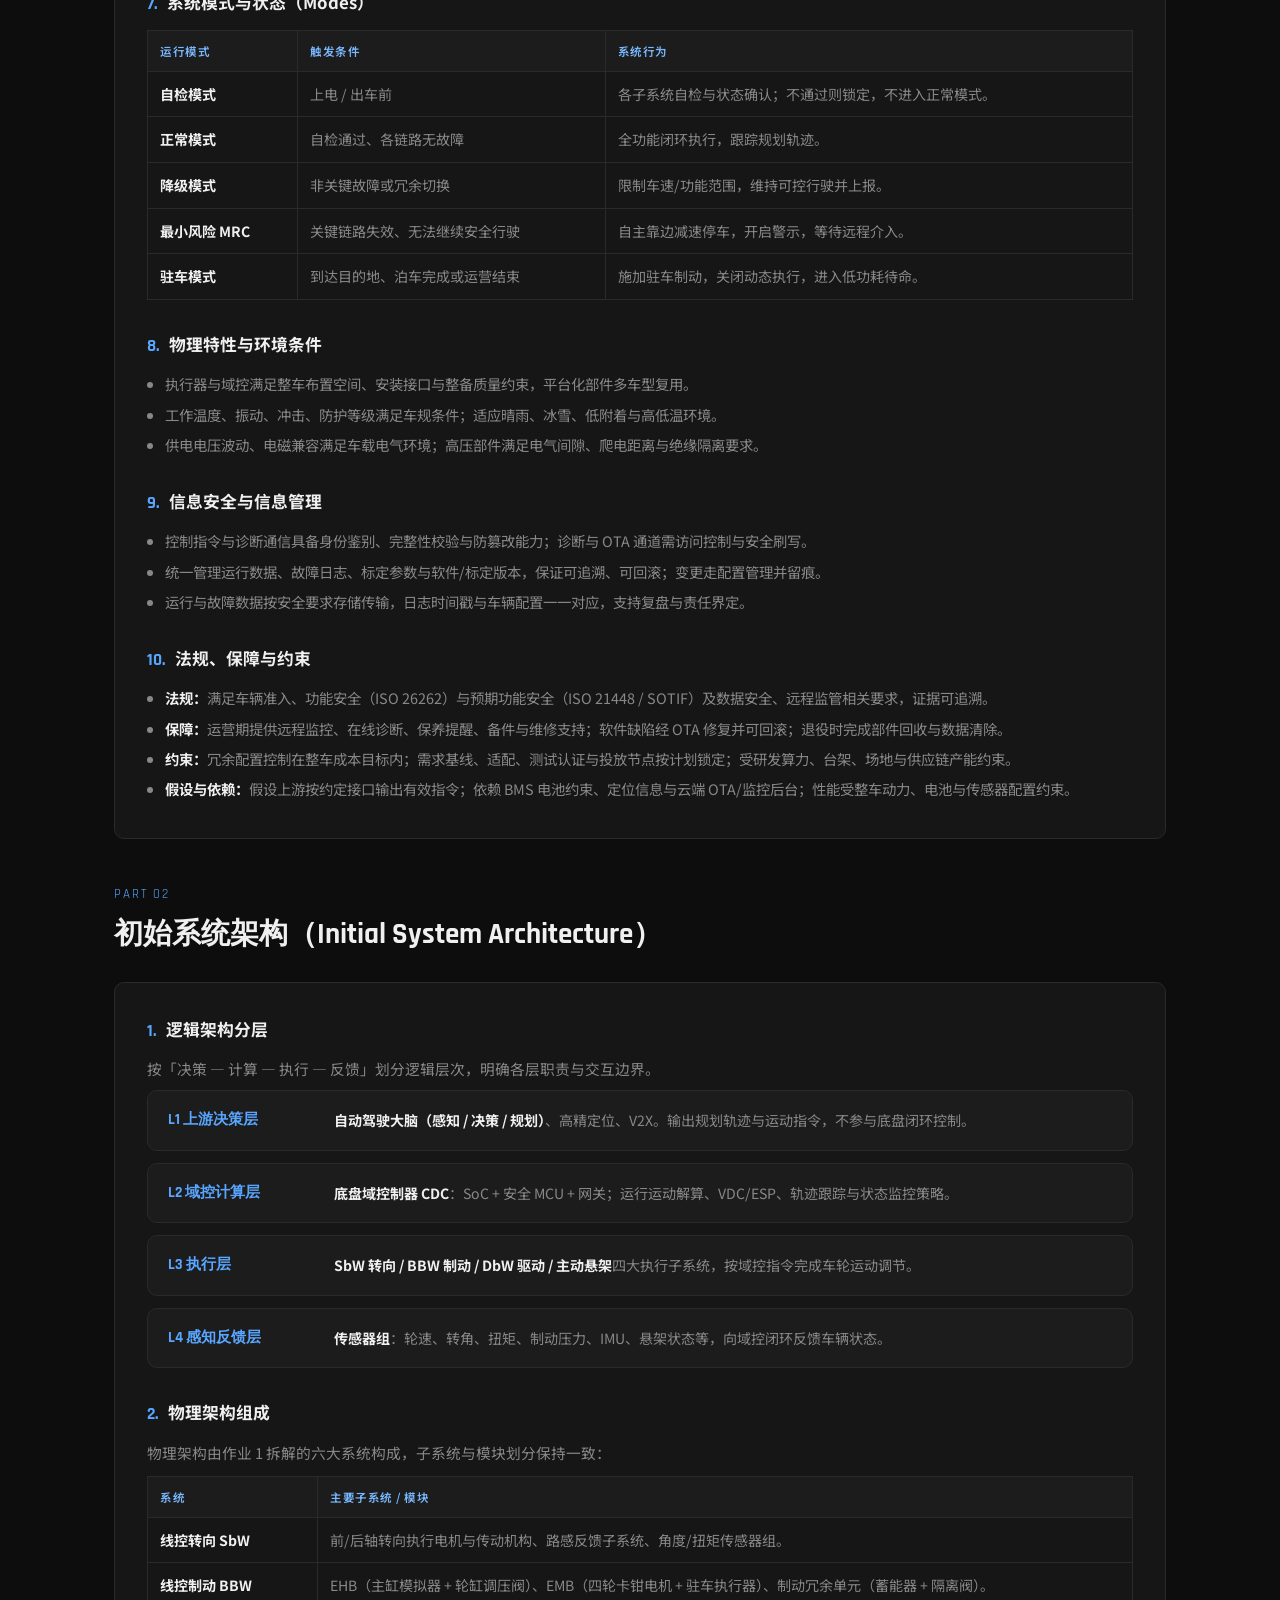
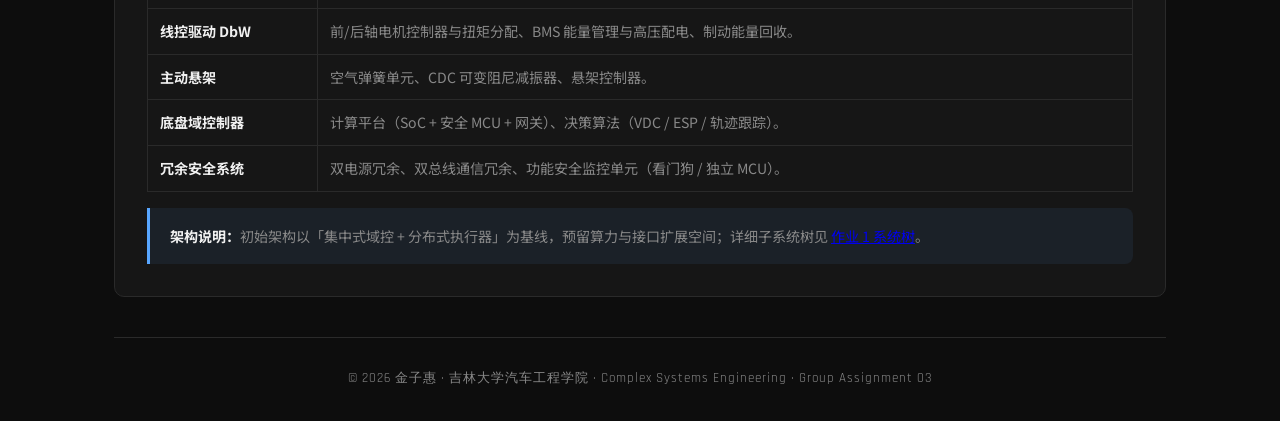
<file: homework/group3-assignment/index.html>
<!DOCTYPE html>
<html lang='zh-CN'>
<head>
<meta charset='UTF-8'>
<meta name='viewport' content='width=device-width, initial-scale=1.0'>
<title>SyRS 与初始系统架构 · 线控底盘平台 · 作业 3</title>
<link rel='stylesheet' href='style.css'>
</head>
<body>
<div class='container'>
<nav>
<div class='brand'>线控底盘平台 · 作业 3</div>
<div class='links'>
<a href='#syrs' class='active'>SyRS</a>
<a href='#arch'>初始架构</a>
<a href='../group1-chassis/index.html'>作业 1</a>
<a href='../group2-brs-strs/index.html'>作业 2</a>
<a href='../..'>返回首页</a>
</div>
</nav>

<header class='hero'>
<div class='eyebrow'>Complex Systems Engineering · Group Assignment 03</div>
<h1>系统需求规格书 SyRS 与初始系统架构<br><span style='color:var(--text-muted)'>面向高级别自动驾驶的线控底盘平台</span></h1>
<p class='lead'>承接作业 1 的六层结构与作业 2 的 BRS / StRS，把业务与相关方需求转化为可实现、可验证的系统需求，并给出初始系统架构。框架参照 ISO/IEC/IEEE 29148:2018 表 5.1 SyRS 范例轮廓。</p>
<div class='meta-row'>
<span class='meta-chip'>系统：<b>线控底盘平台</b></span>
<span class='meta-chip'>标准：<b>29148 表 5.1</b></span>
</div>
</header>

<div class='section-head' id='syrs'><div><div class='kicker'>PART 01</div><h2>系统需求规格书 SyRS（表 5.1）</h2></div></div>
<div class='doc-body'>

<div class='sec'><h3><span class='num'>1.</span>概述</h3>
<div class='sub'><h4>1.1 系统目的</h4><p>线控底盘平台作为高级别自动驾驶整车的执行层，接收智驾大脑的规划轨迹与运动指令，无机械连接地完成转向、制动、驱动与悬架控制，把驾驶意图毫秒级、安全、平顺地翻译为车轮运动；单点故障下仍能进入可控的最小风险状态，支撑城市载客、干线物流、无人配送与自动泊车等场景落地。</p></div>
<div class='sub'><h4>1.2 系统范围</h4>
<ul>
<li><b>纳入：</b>SbW、BBW、DbW、主动悬架、底盘域控制器、冗余安全系统的系统级需求，及外部接口、运行模式、性能、环境与安全需求。</li>
<li><b>排除：</b>环境感知、决策与轨迹规划算法（上游智驾系统）；车身结构与内外饰；动力电池本体研发。</li>
<li><b>外部实体：</b>智驾大脑、高精定位与 V2X、OEM、车队运营商、远程安全员、零部件供应商、监管认证机构、售后维保。</li>
</ul></div>
<div class='sub'><h4>1.3 系统概述</h4><p>平台处于「决策」与「车轮」之间：上游接入轨迹、定位与车路协同信息；中游由域控统一解算并协调四大执行系统与冗余单元；下游面向整车集成、运营与维保。六层结构见 <a href='../group1-chassis/index.html#tree'>作业 1 系统树</a>，相关方诉求见 <a href='../group2-brs-strs/index.html#stakeholders'>作业 2 StRS</a>。</p></div>
</div>

<div class='sec'><h3><span class='num'>2.</span>功能需求（Functional Requirements）</h3>
<p>将作业 2 相关方需求（SR-xx）分解为系统功能，编号 <b>FR-xx</b>。</p>
<table>
<tr><th style='width:90px'>编号</th><th style='width:170px'>功能</th><th>功能描述</th><th style='width:150px'>溯源相关方需求</th></tr>
<tr><td><b>FR-01</b></td><td>指令接收与解析</td><td>接收上游轨迹、目标车速/横摆/转角/扭矩/制动力指令及驾驶模式，完成校验、解析与时序对齐。</td><td>SR-01</td></tr>
<tr><td><b>FR-02</b></td><td>运动解算</td><td>基于动力学模型与车辆状态，解算各执行器目标转角、驱动扭矩、制动压力与悬架阻尼/车高。</td><td>SR-01 / SR-09</td></tr>
<tr><td><b>FR-03</b></td><td>线控转向控制</td><td>控制前/后轴转向电机跟踪目标转角，支持可变传动比与后轮转向，并提供路感反馈。</td><td>SR-01 / SR-04</td></tr>
<tr><td><b>FR-04</b></td><td>线控制动控制</td><td>EHB 常规制动与 EMB 四轮独立制动协调动作，并与驱动侧完成能量回收协同。</td><td>SR-01 / SR-03</td></tr>
<tr><td><b>FR-05</b></td><td>线控驱动控制</td><td>前后轴电机扭矩分配与扭矩矢量控制，执行牵引力控制，并受 BMS 与高压状态约束。</td><td>SR-01 / SR-06</td></tr>
<tr><td><b>FR-06</b></td><td>主动悬架控制</td><td>按工况与预瞄路面调节空气弹簧刚度/车高与 CDC 阻尼，兼顾舒适与操控，为传感器提供稳定基座。</td><td>SR-04</td></tr>
<tr><td><b>FR-07</b></td><td>稳定性控制</td><td>运行 VDC / ESP 横摆与侧滑控制，在低附着、极限工况下维持车辆稳定。</td><td>SR-04 / SR-07</td></tr>
<tr><td><b>FR-08</b></td><td>状态监控与诊断</td><td>实时监测传感器、执行器、电源、通信与计算链路状态，定位故障并分级。</td><td>SR-03 / SR-05 / SR-08</td></tr>
<tr><td><b>FR-09</b></td><td>失效降级与 MRC</td><td>按故障等级触发冗余切换、限速降级或最小风险策略：自主靠边减速停车并告警。</td><td>SR-03 / SR-05 / SR-07</td></tr>
<tr><td><b>FR-10</b></td><td>诊断与数据记录</td><td>生成故障码，记录运行与故障日志、标定参数，支持回读与远程上报。</td><td>SR-08 / SR-03</td></tr>
<tr><td><b>FR-11</b></td><td>OTA 升级与回滚</td><td>支持软件与标定参数远程下载、校验、刷写，失败或校验不通过时回滚至上一安全版本。</td><td>SR-09</td></tr>
<tr><td><b>FR-12</b></td><td>上电与出车自检</td><td>上电及出车前完成各子系统自检与状态确认，自检不通过不得进入正常模式。</td><td>SR-07 / SR-08</td></tr>
</table>
</div>

<div class='sec'><h3><span class='num'>3.</span>易用性需求（Usability）</h3>
<ul>
<li><b>乘坐品质：</b>加减速与转向平顺，纵向加速度变化率与侧向加速度受限，保证乘客舒适。</li>
<li><b>可诊断性：</b>维保人员可通过标准诊断接口快速读取状态与故障定位，关键部件可更换。</li>
<li><b>可监控性：</b>运营端与远程安全员可直观获取车辆状态、故障等级与告警，含义明确无歧义。</li>
</ul>
</div>

<div class='sec'><h3><span class='num'>4.</span>性能需求（Performance）</h3>
<table>
<tr><th style='width:90px'>编号</th><th style='width:180px'>性能项</th><th>指标要求</th><th style='width:170px'>验证方式</th></tr>
<tr><td><b>PR-01</b></td><td>端到端控制延迟</td><td>指令接收到执行器输出响应，端到端延迟 <b>≤ 20 ms</b>。</td><td>台架闭环 + 时延测量</td></tr>
<tr><td><b>PR-02</b></td><td>转角跟踪精度</td><td>前轮目标转角跟踪误差 <b>≤ ±0.1°</b>；后轮转角按策略精确跟随。</td><td>转向台架 + 实车测试</td></tr>
<tr><td><b>PR-03</b></td><td>执行器响应时间</td><td>扭矩 / 制动压力级响应 <b>≤ 10 ms</b>；域控闭环周期 5–10 ms。</td><td>台架阶跃响应测试</td></tr>
<tr><td><b>PR-04</b></td><td>冗余切换时间</td><td>主链路失效后冗余接管 <b>≤ 50 ms</b>，期间不丧失基本转向/制动能力。</td><td>故障注入测试</td></tr>
<tr><td><b>PR-05</b></td><td>乘坐品质</td><td>纵向/侧向加速度及其变化率满足标定阈值，兼顾舒适与操控。</td><td>乘坐品质试验 + 标定评审</td></tr>
<tr><td><b>PR-06</b></td><td>运行可用率</td><td>关键故障可及时识别与上报，可用率满足车队运营目标。</td><td>运营数据统计 + 日志审查</td></tr>
<tr><td><b>PR-07</b></td><td>适配范围</td><td>可适配至少两类整车（乘用车 / 商用车），安装接口与标定参数可配置。</td><td>车型适配评审 + 环境试验</td></tr>
</table>
</div>

<div class='sec'><h3><span class='num'>5.</span>系统接口需求（Interfaces）</h3>
<table>
<tr><th style='width:150px'>接口</th><th style='width:130px'>对接实体</th><th>接口内容与信号</th><th style='width:130px'>介质 / 协议</th></tr>
<tr><td><b>上游规控接口</b></td><td>自动驾驶大脑</td><td>轨迹点、目标车速/横摆/转角/扭矩/制动指令、驾驶模式；回传车辆状态与执行反馈。</td><td>以太网 / CAN FD</td></tr>
<tr><td><b>定位与 V2X</b></td><td>定位单元、V2X 路侧</td><td>定位与路况信息输入，供轨迹跟踪与稳定性控制参考。</td><td>车载网络 / 以太网</td></tr>
<tr><td><b>内部执行接口</b></td><td>SbW/BBW/DbW/悬架</td><td>目标转角、扭矩、压力、阻尼/车高指令；电机电流、位置、温度、压力反馈。</td><td>CAN FD / 局域总线</td></tr>
<tr><td><b>诊断运维接口</b></td><td>诊断工具、云端</td><td>故障码、状态量、运行/故障日志、标定参数读写与版本信息。</td><td>UDS / 诊断总线 + 云端</td></tr>
<tr><td><b>远程监控接口</b></td><td>运营端、远程安全员</td><td>车辆状态、分级告警、故障摘要上报；接收远程接管配合指令。</td><td>无线链路 + 云端</td></tr>
<tr><td><b>高压能源接口</b></td><td>动力电池 / BMS</td><td>扭矩受限与功率约束、绝缘与高压状态反馈、能量回收协调。</td><td>内部总线 + 高压线束</td></tr>
</table>
</div>

<div class='sec'><h3><span class='num'>6.</span>系统运行（Operations）</h3>
<ul>
<li><b>SP-01 指令接收：</b>接收轨迹、目标指令与车辆状态反馈，完成校验与时序对齐。</li>
<li><b>SP-02 决策解算：</b>域控基于动力学模型解算各执行器目标量，运行稳定性策略。</li>
<li><b>SP-03 协同执行：</b>协调转向、制动、驱动、悬架执行，优化稳定性与平顺性。</li>
<li><b>SP-04 状态监控：</b>实时监测各链路状态，进行故障诊断与分级。</li>
<li><b>SP-05 降级与告警：</b>按故障等级触发冗余切换、降级或 MRC，并向运营端上报。</li>
</ul>
</div>

<div class='sec'><h3><span class='num'>7.</span>系统模式与状态（Modes）</h3>
<table>
<tr><th style='width:150px'>运行模式</th><th>触发条件</th><th>系统行为</th></tr>
<tr><td><b>自检模式</b></td><td>上电 / 出车前</td><td>各子系统自检与状态确认；不通过则锁定，不进入正常模式。</td></tr>
<tr><td><b>正常模式</b></td><td>自检通过、各链路无故障</td><td>全功能闭环执行，跟踪规划轨迹。</td></tr>
<tr><td><b>降级模式</b></td><td>非关键故障或冗余切换</td><td>限制车速/功能范围，维持可控行驶并上报。</td></tr>
<tr><td><b>最小风险 MRC</b></td><td>关键链路失效、无法继续安全行驶</td><td>自主靠边减速停车，开启警示，等待远程介入。</td></tr>
<tr><td><b>驻车模式</b></td><td>到达目的地、泊车完成或运营结束</td><td>施加驻车制动，关闭动态执行，进入低功耗待命。</td></tr>
</table>
</div>

<div class='sec'><h3><span class='num'>8.</span>物理特性与环境条件</h3>
<ul>
<li>执行器与域控满足整车布置空间、安装接口与整备质量约束，平台化部件多车型复用。</li>
<li>工作温度、振动、冲击、防护等级满足车规条件；适应晴雨、冰雪、低附着与高低温环境。</li>
<li>供电电压波动、电磁兼容满足车载电气环境；高压部件满足电气间隙、爬电距离与绝缘隔离要求。</li>
</ul>
</div>

<div class='sec'><h3><span class='num'>9.</span>信息安全与信息管理</h3>
<ul>
<li>控制指令与诊断通信具备身份鉴别、完整性校验与防篡改能力；诊断与 OTA 通道需访问控制与安全刷写。</li>
<li>统一管理运行数据、故障日志、标定参数与软件/标定版本，保证可追溯、可回滚；变更走配置管理并留痕。</li>
<li>运行与故障数据按安全要求存储传输，日志时间戳与车辆配置一一对应，支持复盘与责任界定。</li>
</ul>
</div>

<div class='sec'><h3><span class='num'>10.</span>法规、保障与约束</h3>
<ul>
<li><b>法规：</b>满足车辆准入、功能安全（ISO 26262）与预期功能安全（ISO 21448 / SOTIF）及数据安全、远程监管相关要求，证据可追溯。</li>
<li><b>保障：</b>运营期提供远程监控、在线诊断、保养提醒、备件与维修支持；软件缺陷经 OTA 修复并可回滚；退役时完成部件回收与数据清除。</li>
<li><b>约束：</b>冗余配置控制在整车成本目标内；需求基线、适配、测试认证与投放节点按计划锁定；受研发算力、台架、场地与供应链产能约束。</li>
<li><b>假设与依赖：</b>假设上游按约定接口输出有效指令；依赖 BMS 电池约束、定位信息与云端 OTA/监控后台；性能受整车动力、电池与传感器配置约束。</li>
</ul>
</div>
</div>

<div class='section-head' id='arch'><div><div class='kicker'>PART 02</div><h2>初始系统架构（Initial System Architecture）</h2></div></div>
<div class='doc-body'>
<div class='sec'>
<h3><span class='num'>1.</span>逻辑架构分层</h3>
<p>按「决策 — 计算 — 执行 — 反馈」划分逻辑层次，明确各层职责与交互边界。</p>
<div class='layers'>
<div class='layer'><div class='lt'>L1 上游决策层</div><div class='ld'><b>自动驾驶大脑（感知 / 决策 / 规划）</b>、高精定位、V2X。输出规划轨迹与运动指令，不参与底盘闭环控制。</div></div>
<div class='layer'><div class='lt'>L2 域控计算层</div><div class='ld'><b>底盘域控制器 CDC</b>：SoC + 安全 MCU + 网关；运行运动解算、VDC/ESP、轨迹跟踪与状态监控策略。</div></div>
<div class='layer'><div class='lt'>L3 执行层</div><div class='ld'><b>SbW 转向 / BBW 制动 / DbW 驱动 / 主动悬架</b>四大执行子系统，按域控指令完成车轮运动调节。</div></div>
<div class='layer'><div class='lt'>L4 感知反馈层</div><div class='ld'><b>传感器组</b>：轮速、转角、扭矩、制动压力、IMU、悬架状态等，向域控闭环反馈车辆状态。</div></div>
</div>
</div>
<div class='sec'>
<h3><span class='num'>2.</span>物理架构组成</h3>
<p>物理架构由作业 1 拆解的六大系统构成，子系统与模块划分保持一致：</p>
<table>
<tr><th style='width:170px'>系统</th><th>主要子系统 / 模块</th></tr>
<tr><td><b>线控转向 SbW</b></td><td>前/后轴转向执行电机与传动机构、路感反馈子系统、角度/扭矩传感器组。</td></tr>
<tr><td><b>线控制动 BBW</b></td><td>EHB（主缸模拟器 + 轮缸调压阀）、EMB（四轮卡钳电机 + 驻车执行器）、制动冗余单元（蓄能器 + 隔离阀）。</td></tr>
<tr><td><b>线控驱动 DbW</b></td><td>前/后轴电机控制器与扭矩分配、BMS 能量管理与高压配电、制动能量回收。</td></tr>
<tr><td><b>主动悬架</b></td><td>空气弹簧单元、CDC 可变阻尼减振器、悬架控制器。</td></tr>
<tr><td><b>底盘域控制器</b></td><td>计算平台（SoC + 安全 MCU + 网关）、决策算法（VDC / ESP / 轨迹跟踪）。</td></tr>
<tr><td><b>冗余安全系统</b></td><td>双电源冗余、双总线通信冗余、功能安全监控单元（看门狗 / 独立 MCU）。</td></tr>
</table>
<div class='note'><b>架构说明：</b>初始架构以「集中式域控 + 分布式执行器」为基线，预留算力与接口扩展空间；详细子系统树见 <a href='../group1-chassis/index.html#tree'>作业 1 系统树</a>。</div>
</div>
</div>

<footer><p>© 2026 金子惠 · 吉林大学汽车工程学院 · Complex Systems Engineering · Group Assignment 03</p></footer>
</div>
</body>
</html>
</file>
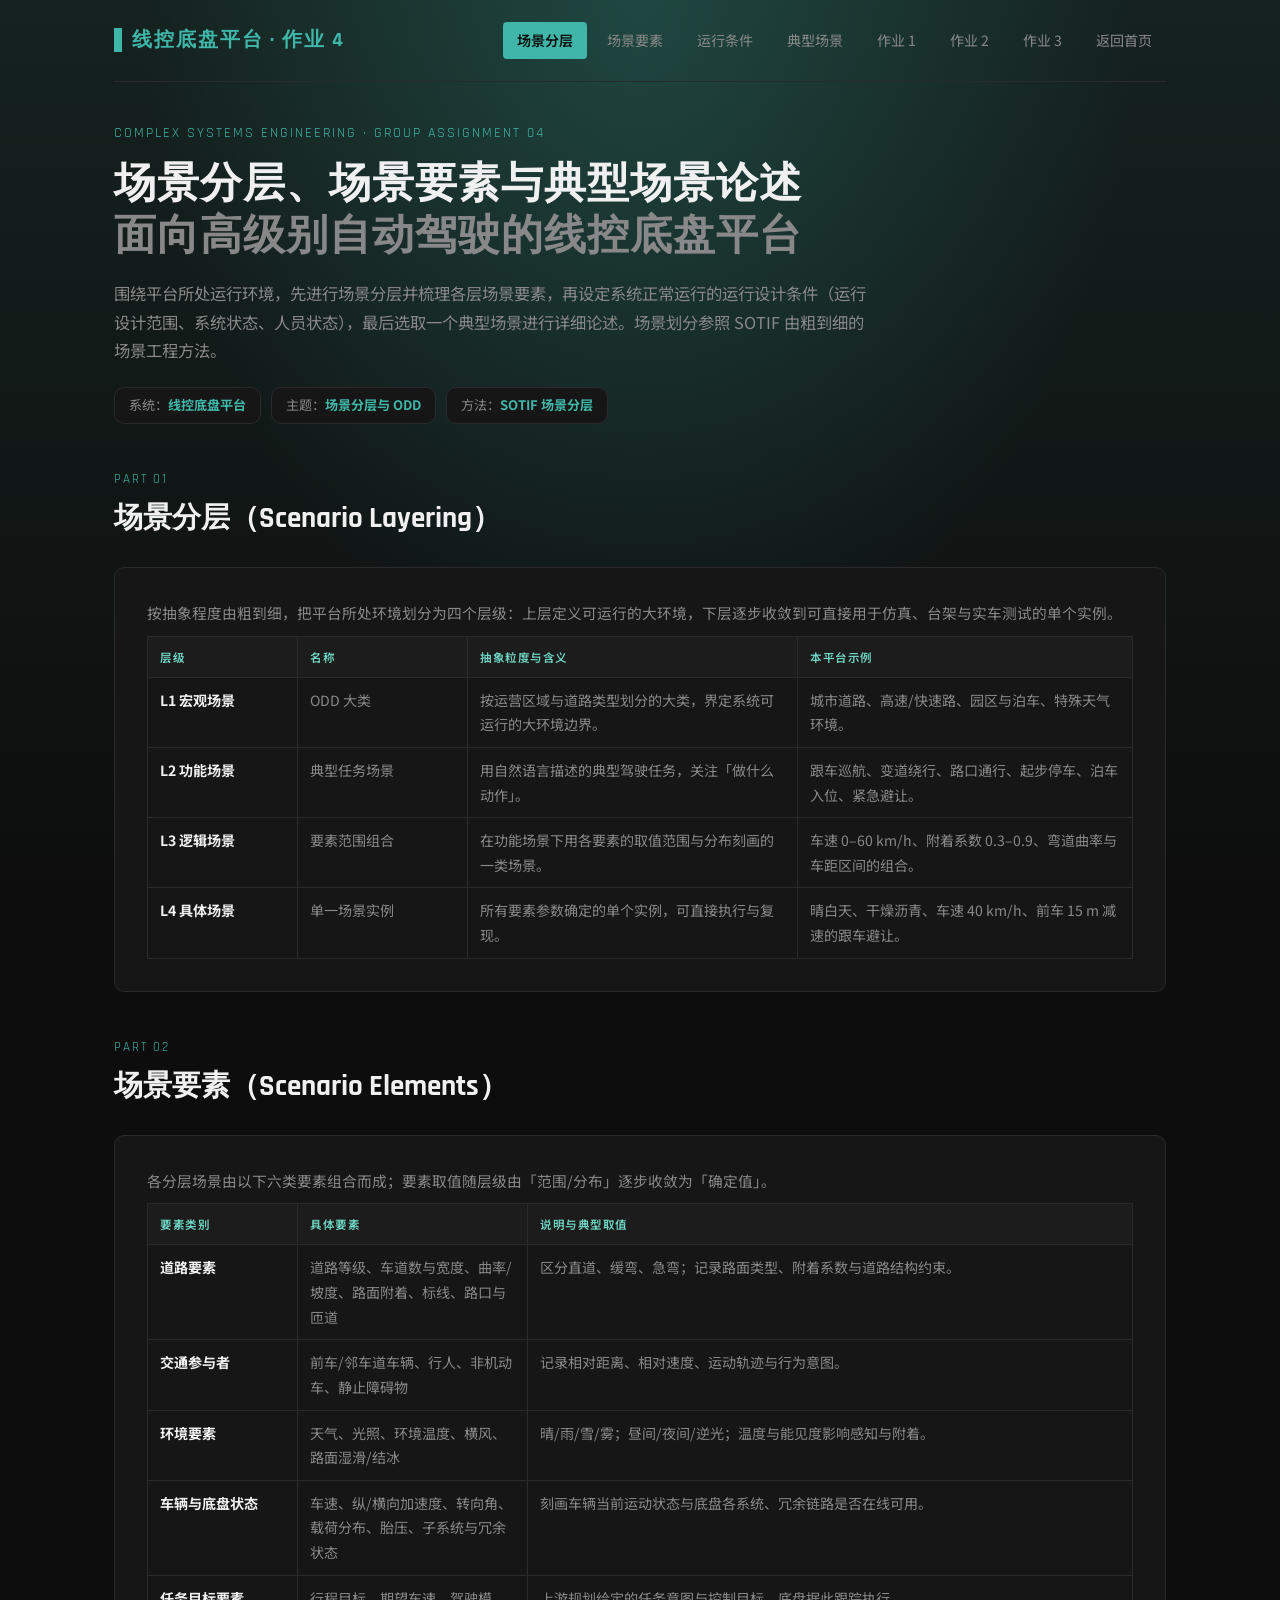
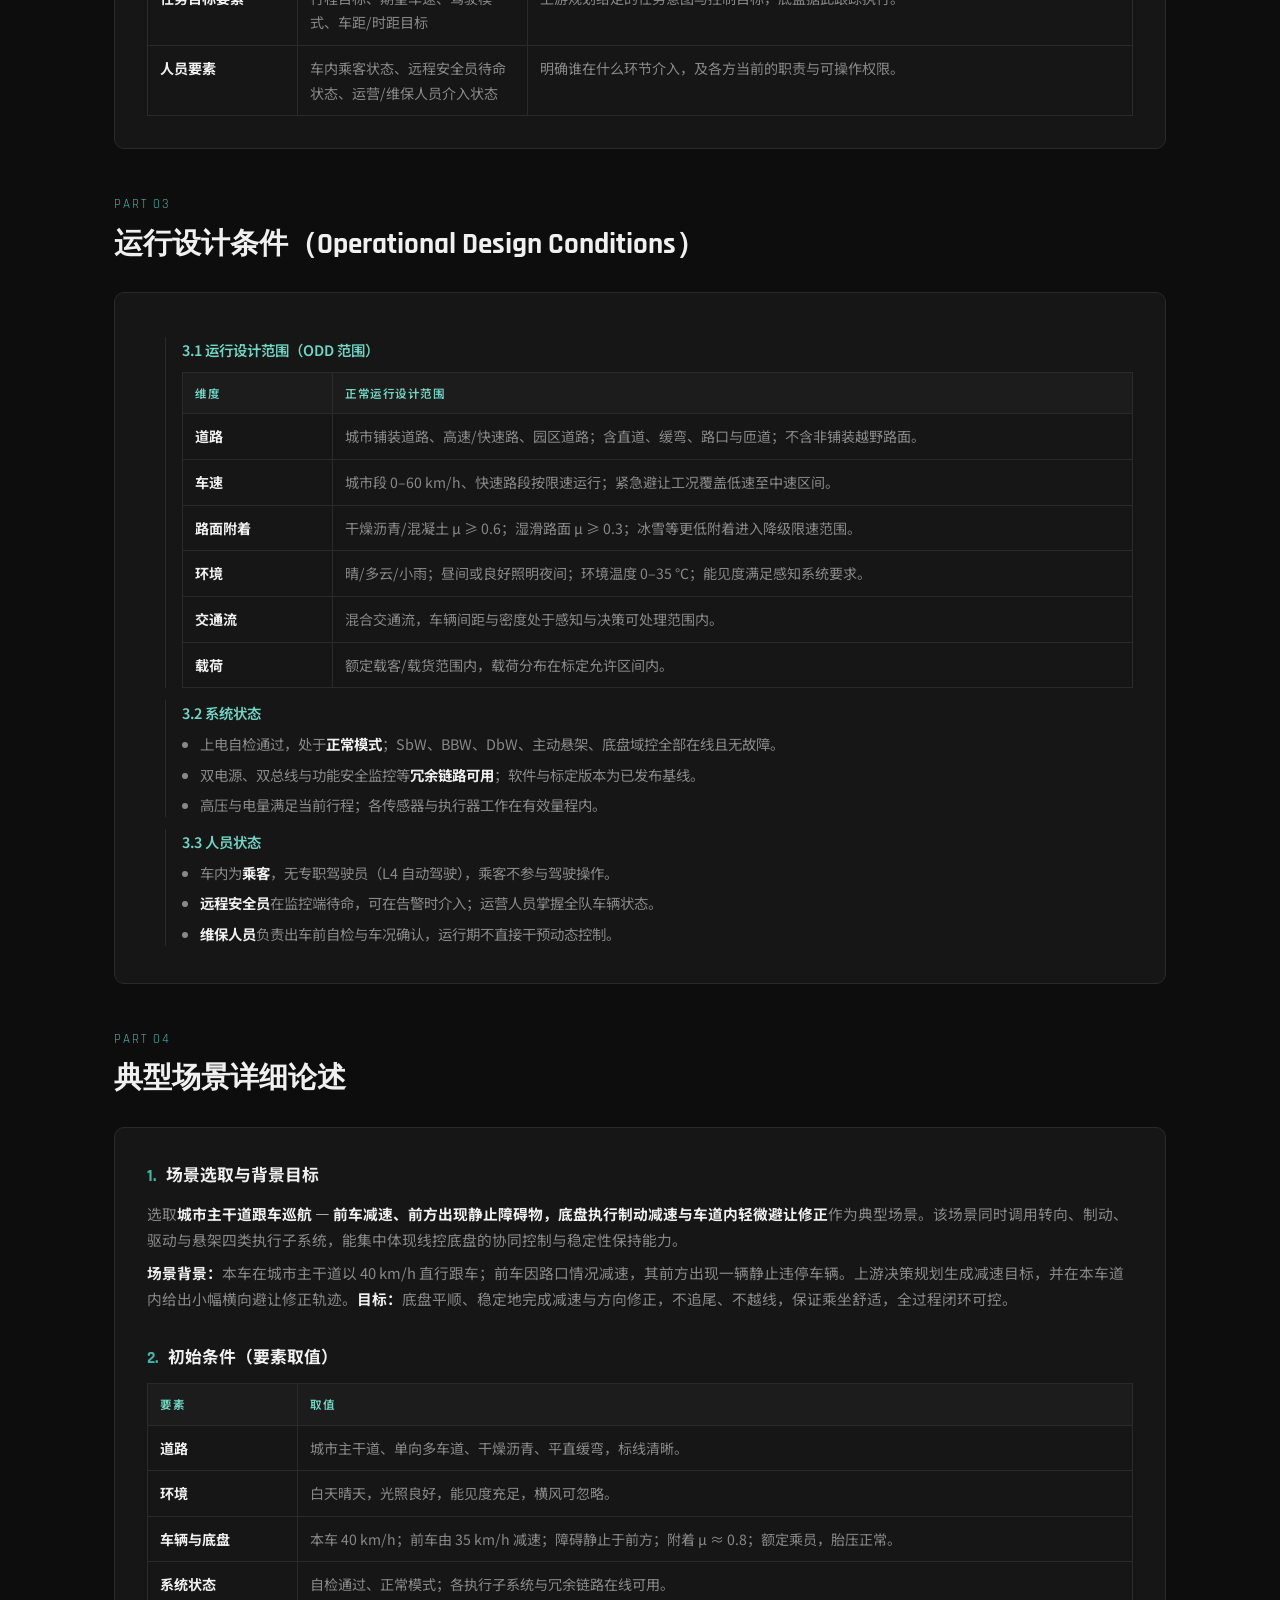
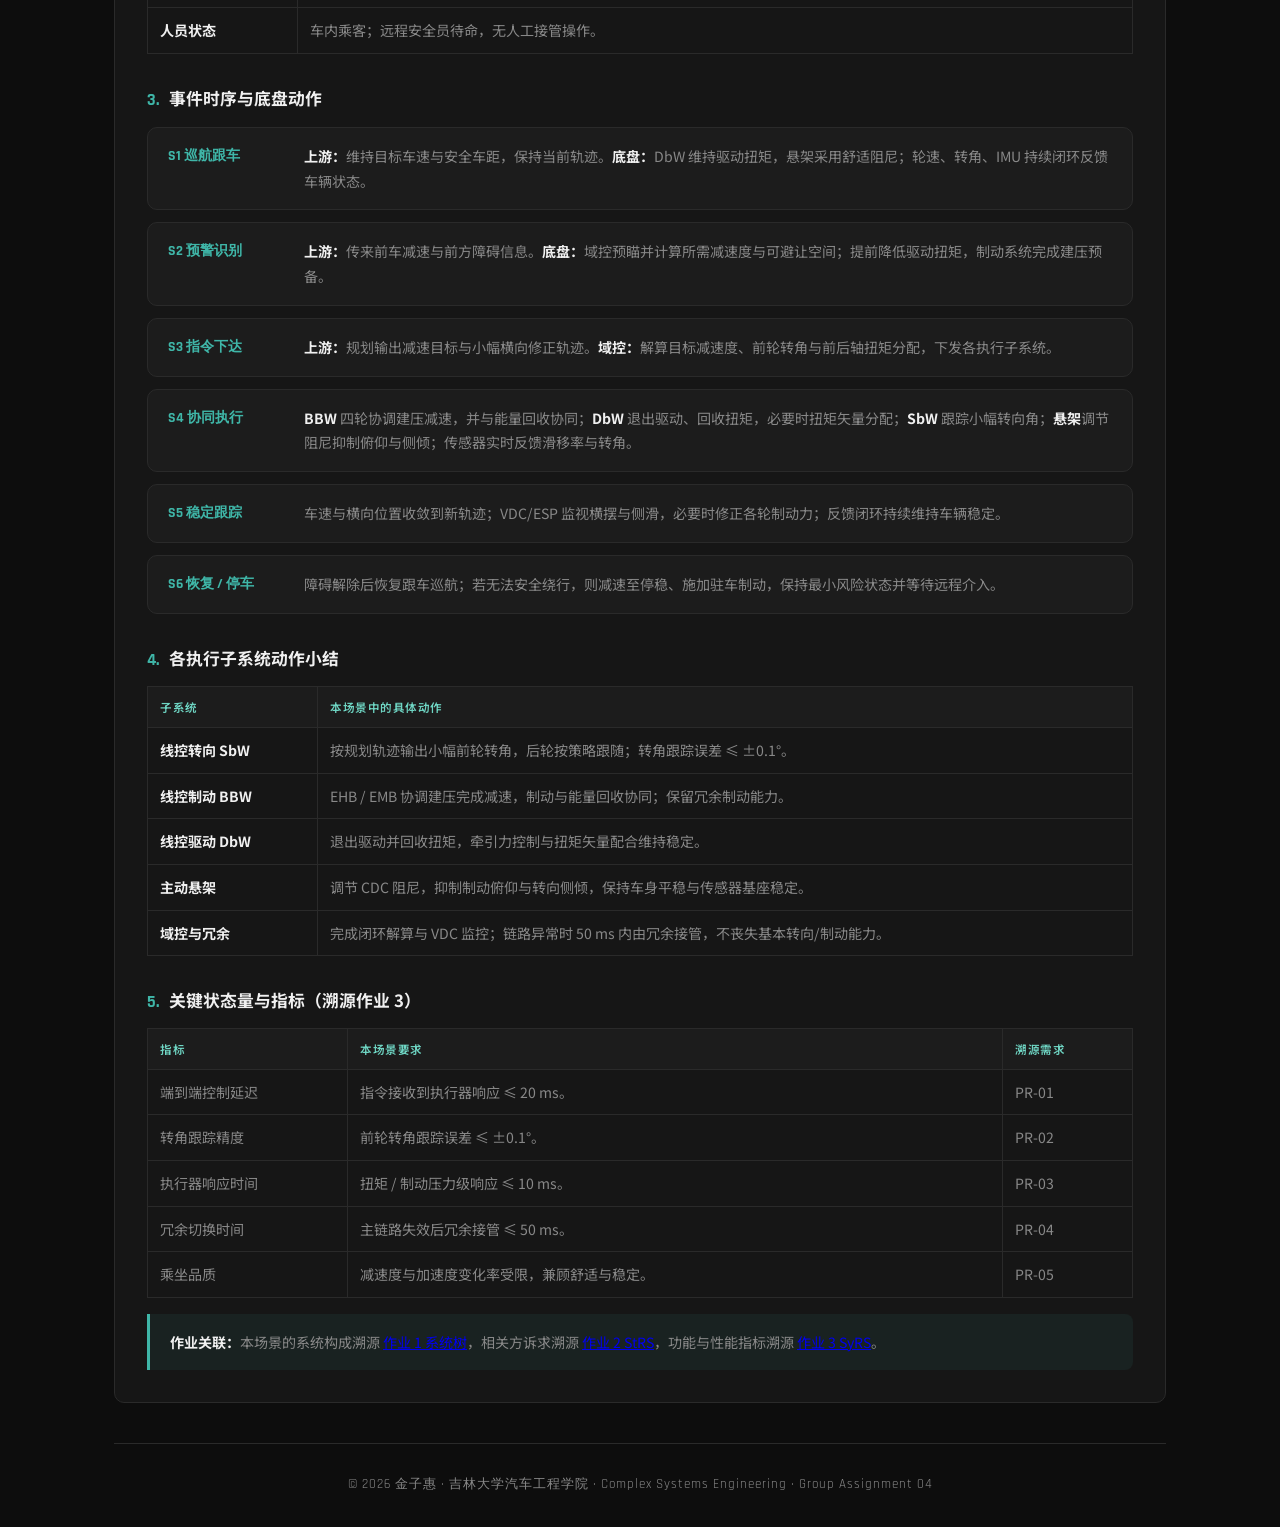
<file: homework/group4-scenario/index.html>
<!DOCTYPE html>
<html lang='zh-CN'>
<head>
<meta charset='UTF-8'>
<meta name='viewport' content='width=device-width, initial-scale=1.0'>
<title>场景分层与典型场景论述 · 线控底盘平台 · 作业 4</title>
<link rel='stylesheet' href='style.css'>
</head>
<body>
<div class='container'>
<nav>
<div class='brand'>线控底盘平台 · 作业 4</div>
<div class='links'>
<a href='#layers' class='active'>场景分层</a>
<a href='#elements'>场景要素</a>
<a href='#odd'>运行条件</a>
<a href='#case'>典型场景</a>
<a href='../group1-chassis/index.html'>作业 1</a>
<a href='../group2-brs-strs/index.html'>作业 2</a>
<a href='../group3-assignment/index.html'>作业 3</a>
<a href='../..'>返回首页</a>
</div>
</nav>

<header class='hero'>
<div class='eyebrow'>Complex Systems Engineering · Group Assignment 04</div>
<h1>场景分层、场景要素与典型场景论述<br><span style='color:var(--text-muted)'>面向高级别自动驾驶的线控底盘平台</span></h1>
<p class='lead'>围绕平台所处运行环境，先进行场景分层并梳理各层场景要素，再设定系统正常运行的运行设计条件（运行设计范围、系统状态、人员状态），最后选取一个典型场景进行详细论述。场景划分参照 SOTIF 由粗到细的场景工程方法。</p>
<div class='meta-row'>
<span class='meta-chip'>系统：<b>线控底盘平台</b></span>
<span class='meta-chip'>主题：<b>场景分层与 ODD</b></span>
<span class='meta-chip'>方法：<b>SOTIF 场景分层</b></span>
</div>
</header>

<div class='section-head' id='layers'><div><div class='kicker'>PART 01</div><h2>场景分层（Scenario Layering）</h2></div></div>
<div class='doc-body'>
<div class='sec'>
<p>按抽象程度由粗到细，把平台所处环境划分为四个层级：上层定义可运行的大环境，下层逐步收敛到可直接用于仿真、台架与实车测试的单个实例。</p>
<table>
<tr><th style='width:150px'>层级</th><th style='width:170px'>名称</th><th>抽象粒度与含义</th><th>本平台示例</th></tr>
<tr><td><b>L1 宏观场景</b></td><td>ODD 大类</td><td>按运营区域与道路类型划分的大类，界定系统可运行的大环境边界。</td><td>城市道路、高速/快速路、园区与泊车、特殊天气环境。</td></tr>
<tr><td><b>L2 功能场景</b></td><td>典型任务场景</td><td>用自然语言描述的典型驾驶任务，关注「做什么动作」。</td><td>跟车巡航、变道绕行、路口通行、起步停车、泊车入位、紧急避让。</td></tr>
<tr><td><b>L3 逻辑场景</b></td><td>要素范围组合</td><td>在功能场景下用各要素的取值范围与分布刻画的一类场景。</td><td>车速 0–60 km/h、附着系数 0.3–0.9、弯道曲率与车距区间的组合。</td></tr>
<tr><td><b>L4 具体场景</b></td><td>单一场景实例</td><td>所有要素参数确定的单个实例，可直接执行与复现。</td><td>晴白天、干燥沥青、车速 40 km/h、前车 15 m 减速的跟车避让。</td></tr>
</table>
</div>
</div>

<div class='section-head' id='elements'><div><div class='kicker'>PART 02</div><h2>场景要素（Scenario Elements）</h2></div></div>
<div class='doc-body'>
<div class='sec'>
<p>各分层场景由以下六类要素组合而成；要素取值随层级由「范围/分布」逐步收敛为「确定值」。</p>
<table>
<tr><th style='width:150px'>要素类别</th><th style='width:230px'>具体要素</th><th>说明与典型取值</th></tr>
<tr><td><b>道路要素</b></td><td>道路等级、车道数与宽度、曲率/坡度、路面附着、标线、路口与匝道</td><td>区分直道、缓弯、急弯；记录路面类型、附着系数与道路结构约束。</td></tr>
<tr><td><b>交通参与者</b></td><td>前车/邻车道车辆、行人、非机动车、静止障碍物</td><td>记录相对距离、相对速度、运动轨迹与行为意图。</td></tr>
<tr><td><b>环境要素</b></td><td>天气、光照、环境温度、横风、路面湿滑/结冰</td><td>晴/雨/雪/雾；昼间/夜间/逆光；温度与能见度影响感知与附着。</td></tr>
<tr><td><b>车辆与底盘状态</b></td><td>车速、纵/横向加速度、转向角、载荷分布、胎压、子系统与冗余状态</td><td>刻画车辆当前运动状态与底盘各系统、冗余链路是否在线可用。</td></tr>
<tr><td><b>任务目标要素</b></td><td>行程目标、期望车速、驾驶模式、车距/时距目标</td><td>上游规划给定的任务意图与控制目标，底盘据此跟踪执行。</td></tr>
<tr><td><b>人员要素</b></td><td>车内乘客状态、远程安全员待命状态、运营/维保人员介入状态</td><td>明确谁在什么环节介入，及各方当前的职责与可操作权限。</td></tr>
</table>
</div>
</div>

<div class='section-head' id='odd'><div><div class='kicker'>PART 03</div><h2>运行设计条件（Operational Design Conditions）</h2></div></div>
<div class='doc-body'>
<div class='sec'>
<div class='sub'>
<h4>3.1 运行设计范围（ODD 范围）</h4>
<table>
<tr><th style='width:150px'>维度</th><th>正常运行设计范围</th></tr>
<tr><td><b>道路</b></td><td>城市铺装道路、高速/快速路、园区道路；含直道、缓弯、路口与匝道；不含非铺装越野路面。</td></tr>
<tr><td><b>车速</b></td><td>城市段 0–60 km/h、快速路段按限速运行；紧急避让工况覆盖低速至中速区间。</td></tr>
<tr><td><b>路面附着</b></td><td>干燥沥青/混凝土 μ ≥ 0.6；湿滑路面 μ ≥ 0.3；冰雪等更低附着进入降级限速范围。</td></tr>
<tr><td><b>环境</b></td><td>晴/多云/小雨；昼间或良好照明夜间；环境温度 0–35 ℃；能见度满足感知系统要求。</td></tr>
<tr><td><b>交通流</b></td><td>混合交通流，车辆间距与密度处于感知与决策可处理范围内。</td></tr>
<tr><td><b>载荷</b></td><td>额定载客/载货范围内，载荷分布在标定允许区间内。</td></tr>
</table>
</div>
<div class='sub'>
<h4>3.2 系统状态</h4>
<ul>
<li>上电自检通过，处于<b>正常模式</b>；SbW、BBW、DbW、主动悬架、底盘域控全部在线且无故障。</li>
<li>双电源、双总线与功能安全监控等<b>冗余链路可用</b>；软件与标定版本为已发布基线。</li>
<li>高压与电量满足当前行程；各传感器与执行器工作在有效量程内。</li>
</ul>
</div>
<div class='sub'>
<h4>3.3 人员状态</h4>
<ul>
<li>车内为<b>乘客</b>，无专职驾驶员（L4 自动驾驶），乘客不参与驾驶操作。</li>
<li><b>远程安全员</b>在监控端待命，可在告警时介入；运营人员掌握全队车辆状态。</li>
<li><b>维保人员</b>负责出车前自检与车况确认，运行期不直接干预动态控制。</li>
</ul>
</div>
</div>
</div>

<div class='section-head' id='case'><div><div class='kicker'>PART 04</div><h2>典型场景详细论述</h2></div></div>
<div class='doc-body'>
<div class='sec'>
<h3><span class='num'>1.</span>场景选取与背景目标</h3>
<p>选取<b>城市主干道跟车巡航 — 前车减速、前方出现静止障碍物，底盘执行制动减速与车道内轻微避让修正</b>作为典型场景。该场景同时调用转向、制动、驱动与悬架四类执行子系统，能集中体现线控底盘的协同控制与稳定性保持能力。</p>
<p><b>场景背景：</b>本车在城市主干道以 40 km/h 直行跟车；前车因路口情况减速，其前方出现一辆静止违停车辆。上游决策规划生成减速目标，并在本车道内给出小幅横向避让修正轨迹。<b>目标：</b>底盘平顺、稳定地完成减速与方向修正，不追尾、不越线，保证乘坐舒适，全过程闭环可控。</p>
</div>

<div class='sec'>
<h3><span class='num'>2.</span>初始条件（要素取值）</h3>
<table>
<tr><th style='width:150px'>要素</th><th>取值</th></tr>
<tr><td><b>道路</b></td><td>城市主干道、单向多车道、干燥沥青、平直缓弯，标线清晰。</td></tr>
<tr><td><b>环境</b></td><td>白天晴天，光照良好，能见度充足，横风可忽略。</td></tr>
<tr><td><b>车辆与底盘</b></td><td>本车 40 km/h；前车由 35 km/h 减速；障碍静止于前方；附着 μ ≈ 0.8；额定乘员，胎压正常。</td></tr>
<tr><td><b>系统状态</b></td><td>自检通过、正常模式；各执行子系统与冗余链路在线可用。</td></tr>
<tr><td><b>人员状态</b></td><td>车内乘客；远程安全员待命，无人工接管操作。</td></tr>
</table>
</div>

<div class='sec'>
<h3><span class='num'>3.</span>事件时序与底盘动作</h3>
<div class='steps'>
<div class='step'><div class='st'>S1 巡航跟车</div><div class='sd'><b>上游：</b>维持目标车速与安全车距，保持当前轨迹。<b>底盘：</b>DbW 维持驱动扭矩，悬架采用舒适阻尼；轮速、转角、IMU 持续闭环反馈车辆状态。</div></div>
<div class='step'><div class='st'>S2 预警识别</div><div class='sd'><b>上游：</b>传来前车减速与前方障碍信息。<b>底盘：</b>域控预瞄并计算所需减速度与可避让空间；提前降低驱动扭矩，制动系统完成建压预备。</div></div>
<div class='step'><div class='st'>S3 指令下达</div><div class='sd'><b>上游：</b>规划输出减速目标与小幅横向修正轨迹。<b>域控：</b>解算目标减速度、前轮转角与前后轴扭矩分配，下发各执行子系统。</div></div>
<div class='step'><div class='st'>S4 协同执行</div><div class='sd'><b>BBW</b> 四轮协调建压减速，并与能量回收协同；<b>DbW</b> 退出驱动、回收扭矩，必要时扭矩矢量分配；<b>SbW</b> 跟踪小幅转向角；<b>悬架</b>调节阻尼抑制俯仰与侧倾；传感器实时反馈滑移率与转角。</div></div>
<div class='step'><div class='st'>S5 稳定跟踪</div><div class='sd'>车速与横向位置收敛到新轨迹；VDC/ESP 监视横摆与侧滑，必要时修正各轮制动力；反馈闭环持续维持车辆稳定。</div></div>
<div class='step'><div class='st'>S6 恢复 / 停车</div><div class='sd'>障碍解除后恢复跟车巡航；若无法安全绕行，则减速至停稳、施加驻车制动，保持最小风险状态并等待远程介入。</div></div>
</div>
</div>

<div class='sec'>
<h3><span class='num'>4.</span>各执行子系统动作小结</h3>
<table>
<tr><th style='width:170px'>子系统</th><th>本场景中的具体动作</th></tr>
<tr><td><b>线控转向 SbW</b></td><td>按规划轨迹输出小幅前轮转角，后轮按策略跟随；转角跟踪误差 ≤ ±0.1°。</td></tr>
<tr><td><b>线控制动 BBW</b></td><td>EHB / EMB 协调建压完成减速，制动与能量回收协同；保留冗余制动能力。</td></tr>
<tr><td><b>线控驱动 DbW</b></td><td>退出驱动并回收扭矩，牵引力控制与扭矩矢量配合维持稳定。</td></tr>
<tr><td><b>主动悬架</b></td><td>调节 CDC 阻尼，抑制制动俯仰与转向侧倾，保持车身平稳与传感器基座稳定。</td></tr>
<tr><td><b>域控与冗余</b></td><td>完成闭环解算与 VDC 监控；链路异常时 50 ms 内由冗余接管，不丧失基本转向/制动能力。</td></tr>
</table>
</div>

<div class='sec'>
<h3><span class='num'>5.</span>关键状态量与指标（溯源作业 3）</h3>
<table>
<tr><th style='width:200px'>指标</th><th>本场景要求</th><th style='width:130px'>溯源需求</th></tr>
<tr><td>端到端控制延迟</td><td>指令接收到执行器响应 ≤ 20 ms。</td><td>PR-01</td></tr>
<tr><td>转角跟踪精度</td><td>前轮转角跟踪误差 ≤ ±0.1°。</td><td>PR-02</td></tr>
<tr><td>执行器响应时间</td><td>扭矩 / 制动压力级响应 ≤ 10 ms。</td><td>PR-03</td></tr>
<tr><td>冗余切换时间</td><td>主链路失效后冗余接管 ≤ 50 ms。</td><td>PR-04</td></tr>
<tr><td>乘坐品质</td><td>减速度与加速度变化率受限，兼顾舒适与稳定。</td><td>PR-05</td></tr>
</table>
<div class='note'><b>作业关联：</b>本场景的系统构成溯源 <a href='../group1-chassis/index.html#tree'>作业 1 系统树</a>，相关方诉求溯源 <a href='../group2-brs-strs/index.html#stakeholders'>作业 2 StRS</a>，功能与性能指标溯源 <a href='../group3-assignment/index.html#syrs'>作业 3 SyRS</a>。</div>
</div>
</div>

<footer><p>© 2026 金子惠 · 吉林大学汽车工程学院 · Complex Systems Engineering · Group Assignment 04</p></footer>
</div>
</body>
</html>
</file>
<file: homework/group2-brs-strs/style.css>
@import url('https://fonts.googleapis.com/css2?family=Rajdhani:wght@500;600;700&family=Noto+Sans+SC:wght@300;400;500;700&display=swap'); *{margin:0;padding:0;box-sizing:border-box} :root{ --bg:#0d0d0d;--card:#161616;--card2:#1c1c1c;--border:#2a2a2a; --primary:#2d8a3d;--primary-dark:#1f6b2a;--primary-light:#3da84e; --text:#f0f0f0;--text-muted:#888;--tag-bg:#1c1c1c; --accent-bg:rgba(45,138,61,0.08);--red:#e85c3a;--blue:#58a6ff;--amber:#e0a23a; } body{font-family:'Noto Sans SC',-apple-system,sans-serif;background:var(--bg);color:var(--text);line-height:1.75;min-height:100vh} body::before{content:'';position:fixed;inset:0;background:radial-gradient(ellipse at 50% 0%,rgba(45,138,61,0.3),transparent 55%),linear-gradient(180deg,#1a2e1a 0%,#0d0d0d 100%);z-index:-1} .container{max-width:1100px;margin:0 auto;padding:0 24px} nav{display:flex;justify-content:space-between;align-items:center;padding:22px 0;border-bottom:1px solid var(--border);margin-bottom:40px;flex-wrap:wrap;gap:10px} nav .brand{font-family:'Rajdhani',sans-serif;font-size:1.25em;font-weight:700;letter-spacing:2px;color:var(--primary);display:flex;align-items:center;gap:10px} nav .brand::before{content:'';width:8px;height:24px;background:var(--primary)} nav .links{display:flex;gap:6px;align-items:center;flex-wrap:wrap} nav .links a{padding:6px 14px;border-radius:4px;font-size:0.88em;color:var(--text-muted);text-decoration:none} nav .links a.active{background:var(--primary);color:var(--bg);font-weight:600} nav .links a:hover:not(.active){color:var(--primary)} .hero{margin-bottom:44px} .hero .eyebrow{color:var(--primary);font-size:0.85em;letter-spacing:2px;margin-bottom:14px;text-transform:uppercase;font-family:'Rajdhani',sans-serif} .hero h1{font-family:'Rajdhani',sans-serif;font-size:2.6em;font-weight:700;line-height:1.25;margin-bottom:16px;letter-spacing:1px} .hero p.lead{font-size:1.02em;color:var(--text-muted);max-width:720px;margin-bottom:22px} .meta-row{display:flex;gap:10px;flex-wrap:wrap} .meta-chip{font-size:0.82em;padding:6px 14px;border:1px solid var(--border);border-radius:10px;background:var(--card);color:var(--text-muted)} .meta-chip b{color:var(--primary)} .doc-band{display:grid;grid-template-columns:1fr 1fr;gap:18px;margin-bottom:44px} .doc-card{background:var(--card);border:1px solid var(--border);border-radius:10px;padding:26px;border-top:2px solid var(--primary)} .doc-card .code{font-family:'Rajdhani',sans-serif;font-size:1.6em;font-weight:700;color:var(--primary);letter-spacing:1px} .doc-card .en{font-size:0.82em;color:var(--text-muted);font-style:italic;margin-bottom:10px} .doc-card p{font-size:0.9em;color:var(--text-muted)} .section-head{display:flex;justify-content:space-between;align-items:baseline;margin:44px 0 22px;gap:16px;flex-wrap:wrap} .section-head .kicker{font-size:0.8em;letter-spacing:2px;color:var(--primary);text-transform:uppercase;margin-bottom:4px;font-family:'Rajdhani',sans-serif} .section-head h2{font-family:'Rajdhani',sans-serif;font-size:1.8em;font-weight:700} .doc-body{background:var(--card);border:1px solid var(--border);border-radius:10px;padding:32px;margin-bottom:24px} .sec{margin-bottom:30px} .sec:last-child{margin-bottom:0} .sec > h3{font-size:1.05em;font-weight:700;color:var(--text);margin-bottom:10px;display:flex;gap:10px;align-items:baseline} .sec > h3 .num{font-family:'Rajdhani',sans-serif;color:var(--primary);font-weight:700;white-space:nowrap} .sec > h4{font-size:0.92em;font-weight:600;color:var(--primary-light);margin:14px 0 6px} .sec p{font-size:0.92em;color:var(--text-muted);margin-bottom:8px} .sec ul{padding-left:18px;font-size:0.9em;color:var(--text-muted)} .sec ul li{margin-bottom:5px} .sec ul li b, .sec p b{color:var(--text)} .sub{margin:12px 0 0 18px;padding-left:16px;border-left:1px solid var(--border)} .sub h4{font-size:0.9em;color:var(--primary-light);margin-bottom:6px;font-weight:600} table{width:100%;border-collapse:collapse;font-size:0.88em;margin-top:10px} th,td{border:1px solid var(--border);padding:10px 12px;text-align:left;vertical-align:top} th{background:var(--card2);color:var(--primary-light);font-weight:600;font-size:0.82em;letter-spacing:0.5px} td{color:var(--text-muted)} td b{color:var(--text)} .tag{display:inline-block;font-size:0.74em;padding:2px 10px;border-radius:10px;background:var(--tag-bg);border:1px solid var(--border);color:var(--text-muted)} .tag.in{color:var(--primary);border-color:var(--primary-dark)} .tag.out{color:var(--blue);border-color:#1f3a5f} .scenario{background:var(--card2);border:1px solid var(--border);border-radius:8px;padding:22px;margin-bottom:16px} .scenario h3{font-family:'Rajdhani',sans-serif;font-size:1.1em;font-weight:700;margin-bottom:4px} .scenario .st{font-size:0.78em;color:var(--amber);margin-bottom:10px;letter-spacing:1px} .scenario dl{display:grid;grid-template-columns:120px 1fr;gap:6px 14px;font-size:0.88em} .scenario dt{color:var(--primary-light);font-weight:600} .scenario dd{color:var(--text-muted)} .two-col{display:grid;grid-template-columns:1fr 1fr;gap:18px} .note{background:var(--accent-bg);border-left:3px solid var(--primary);border-radius:0 8px 8px 0;padding:16px 20px;font-size:0.88em;color:var(--text-muted);margin-top:16px} .note b{color:var(--text)} footer{text-align:center;padding:30px 0;color:var(--text-muted);font-size:0.82em;border-top:1px solid var(--border);font-family:'Rajdhani',sans-serif;letter-spacing:1px;margin-top:40px} @media(max-width:900px){ .doc-band,.two-col{grid-template-columns:1fr} .hero h1{font-size:2em} .scenario dl{grid-template-columns:1fr} .doc-body{padding:22px} }
</file>
<file: homework/group3-assignment/style.css>
@import url('https://fonts.googleapis.com/css2?family=Rajdhani:wght@500;600;700&family=Noto+Sans+SC:wght@300;400;500;700&display=swap');
*{margin:0;padding:0;box-sizing:border-box}
:root{ --bg:#0d0d0d;--card:#161616;--card2:#1c1c1c;--border:#2a2a2a; --primary:#58a6ff;--primary-dark:#1f3a5f;--primary-light:#79b8ff; --text:#f0f0f0;--text-muted:#888;--tag-bg:#1c1c1c; --accent-bg:rgba(88,166,255,0.08);--red:#e85c3a;--amber:#e0a23a;--green:#3da84e; }
body{font-family:'Noto Sans SC',-apple-system,sans-serif;background:var(--bg);color:var(--text);line-height:1.75;min-height:100vh}
body::before{content:'';position:fixed;inset:0;background:radial-gradient(ellipse at 50% 0%,rgba(88,166,255,0.25),transparent 55%),linear-gradient(180deg,#16202e 0%,#0d0d0d 100%);z-index:-1}
.container{max-width:1100px;margin:0 auto;padding:0 24px}
nav{display:flex;justify-content:space-between;align-items:center;padding:22px 0;border-bottom:1px solid var(--border);margin-bottom:40px;flex-wrap:wrap;gap:10px}
nav .brand{font-family:'Rajdhani',sans-serif;font-size:1.25em;font-weight:700;letter-spacing:2px;color:var(--primary);display:flex;align-items:center;gap:10px}
nav .brand::before{content:'';width:8px;height:24px;background:var(--primary)}
nav .links{display:flex;gap:6px;align-items:center;flex-wrap:wrap}
nav .links a{padding:6px 14px;border-radius:4px;font-size:0.88em;color:var(--text-muted);text-decoration:none}
nav .links a.active{background:var(--primary);color:var(--bg);font-weight:600}
nav .links a:hover:not(.active){color:var(--primary)}
.hero{margin-bottom:44px}
.hero .eyebrow{color:var(--primary);font-size:0.85em;letter-spacing:2px;margin-bottom:14px;text-transform:uppercase;font-family:'Rajdhani',sans-serif}
.hero h1{font-family:'Rajdhani',sans-serif;font-size:2.6em;font-weight:700;line-height:1.25;margin-bottom:16px;letter-spacing:1px}
.hero p.lead{font-size:1.02em;color:var(--text-muted);max-width:760px;margin-bottom:22px}
.meta-row{display:flex;gap:10px;flex-wrap:wrap}
.meta-chip{font-size:0.82em;padding:6px 14px;border:1px solid var(--border);border-radius:10px;background:var(--card);color:var(--text-muted)}
.meta-chip b{color:var(--primary)}
.section-head{display:flex;justify-content:space-between;align-items:baseline;margin:44px 0 22px;gap:16px;flex-wrap:wrap}
.section-head .kicker{font-size:0.8em;letter-spacing:2px;color:var(--primary);text-transform:uppercase;margin-bottom:4px;font-family:'Rajdhani',sans-serif}
.section-head h2{font-family:'Rajdhani',sans-serif;font-size:1.8em;font-weight:700}
.doc-body{background:var(--card);border:1px solid var(--border);border-radius:10px;padding:32px;margin-bottom:24px}
.sec{margin-bottom:30px}
.sec:last-child{margin-bottom:0}
.sec > h3{font-size:1.05em;font-weight:700;margin-bottom:10px;display:flex;gap:10px;align-items:baseline}
.sec > h3 .num{font-family:'Rajdhani',sans-serif;color:var(--primary);font-weight:700;white-space:nowrap}
.sec > h4{font-size:0.92em;font-weight:600;color:var(--primary-light);margin:14px 0 6px}
.sec p{font-size:0.92em;color:var(--text-muted);margin-bottom:8px}
.sec ul{padding-left:18px;font-size:0.9em;color:var(--text-muted)}
.sec ul li{margin-bottom:5px}
.sec ul li b,.sec p b{color:var(--text)}
.sub{margin:12px 0 0 18px;padding-left:16px;border-left:1px solid var(--border)}
.sub h4{font-size:0.9em;color:var(--primary-light);margin-bottom:6px;font-weight:600}
table{width:100%;border-collapse:collapse;font-size:0.88em;margin-top:10px}
th,td{border:1px solid var(--border);padding:10px 12px;text-align:left;vertical-align:top}
th{background:var(--card2);color:var(--primary-light);font-weight:600;font-size:0.82em;letter-spacing:0.5px}
td{color:var(--text-muted)}
td b{color:var(--text)}
.tag{display:inline-block;font-size:0.74em;padding:2px 10px;border-radius:10px;background:var(--tag-bg);border:1px solid var(--border);color:var(--text-muted)}
.tag.warn{color:var(--amber);border-color:#5a451f}
.two-col{display:grid;grid-template-columns:1fr 1fr;gap:18px}
.note{background:var(--accent-bg);border-left:3px solid var(--primary);border-radius:0 8px 8px 0;padding:16px 20px;font-size:0.88em;color:var(--text-muted);margin-top:16px}
.note b{color:var(--text)}
.arch{display:flex;flex-direction:column;gap:0;align-items:center;margin:18px 0}
.box{background:var(--card2);border:1px solid var(--border);border-radius:10px;padding:16px 20px;text-align:center;min-width:260px;max-width:560px}
.box .bt{font-family:'Rajdhani',sans-serif;font-weight:700;font-size:1.02em;color:var(--text)}
.box .bd{font-size:0.8em;color:var(--text-muted);margin-top:3px}
.box.ctrl{border-color:var(--primary);background:var(--accent-bg)}
.box.ctrl .bt{color:var(--primary)}
.box.proc{border-color:var(--amber)}
.box.proc .bt{color:var(--amber)}
.arrow-v{color:var(--primary);font-size:1.3em;line-height:1;padding:6px 0}
.arrow-v .al{display:block;font-size:0.72em;color:var(--text-muted);font-family:'Noto Sans SC'}
.exec-row{display:grid;grid-template-columns:repeat(4,1fr);gap:12px;width:100%;max-width:820px}
.exec-row .box{min-width:0;flex:1;padding:14px 10px}
.exec-row .box .bt{font-size:0.9em}
.feedback{width:100%;max-width:820px;border:1px dashed var(--green);border-radius:10px;padding:14px 18px;margin-top:6px;background:rgba(61,168,78,0.06)}
.feedback .ft{font-size:0.82em;color:var(--green);font-weight:600;margin-bottom:4px}
.feedback .fd{font-size:0.8em;color:var(--text-muted)}
.side-grid{display:grid;grid-template-columns:1fr 220px;gap:18px;align-items:start}
.monitor{border:1px dashed var(--red);border-radius:10px;padding:16px;background:rgba(232,92,58,0.06);height:fit-content}
.monitor .mt{font-size:0.85em;color:var(--red);font-weight:700;margin-bottom:6px}
.monitor p{font-size:0.8em;color:var(--text-muted)}
.layers{display:flex;flex-direction:column;gap:12px}
.layer{display:grid;grid-template-columns:150px 1fr;gap:16px;background:var(--card2);border:1px solid var(--border);border-radius:10px;padding:16px 20px;align-items:center}
.layer .lt{font-family:'Rajdhani',sans-serif;font-weight:700;color:var(--primary);font-size:0.95em}
.layer .ld{font-size:0.88em;color:var(--text-muted)}
.layer .ld b{color:var(--text)}
.entry-grid{display:grid;grid-template-columns:1fr 1fr;gap:18px;margin-top:20px}
.entry{background:var(--card);border:1px solid var(--border);border-radius:10px;padding:26px;text-decoration:none;color:inherit;transition:border-color .2s,transform .2s;display:block}
.entry:hover{border-color:var(--primary);transform:translateY(-2px)}
.entry .num{font-size:0.8em;color:var(--primary);font-weight:700;letter-spacing:2px;margin-bottom:8px;font-family:'Rajdhani',sans-serif}
.entry h3{font-size:1.2em;font-weight:700;margin-bottom:6px;color:var(--text)}
.entry p{color:var(--text-muted);font-size:0.88em}
footer{text-align:center;padding:30px 0;color:var(--text-muted);font-size:0.82em;border-top:1px solid var(--border);font-family:'Rajdhani',sans-serif;letter-spacing:1px;margin-top:40px}
@media(max-width:900px){.exec-row{grid-template-columns:repeat(2,1fr)}.two-col,.side-grid,.layer,.entry-grid{grid-template-columns:1fr}.hero h1{font-size:2em}.doc-body{padding:22px}.box{max-width:100%}}
</file>
<file: homework/group4-scenario/style.css>
@import url('https://fonts.googleapis.com/css2?family=Rajdhani:wght@500;600;700&family=Noto+Sans+SC:wght@300;400;500;700&display=swap');
*{margin:0;padding:0;box-sizing:border-box}
:root{ --bg:#0d0d0d;--card:#161616;--card2:#1c1c1c;--border:#2a2a2a; --primary:#3fb6a8;--primary-dark:#1f5f55;--primary-light:#6fd6c4; --text:#f0f0f0;--text-muted:#888;--tag-bg:#1c1c1c; --accent-bg:rgba(63,182,168,0.08);--red:#e85c3a;--amber:#e0a23a;--green:#3da84e; }
body{font-family:'Noto Sans SC',-apple-system,sans-serif;background:var(--bg);color:var(--text);line-height:1.75;min-height:100vh}
body::before{content:'';position:fixed;inset:0;background:radial-gradient(ellipse at 50% 0%,rgba(63,182,168,0.25),transparent 55%),linear-gradient(180deg,#15221f 0%,#0d0d0d 100%);z-index:-1}
.container{max-width:1100px;margin:0 auto;padding:0 24px}
nav{display:flex;justify-content:space-between;align-items:center;padding:22px 0;border-bottom:1px solid var(--border);margin-bottom:40px;flex-wrap:wrap;gap:10px}
nav .brand{font-family:'Rajdhani',sans-serif;font-size:1.25em;font-weight:700;letter-spacing:2px;color:var(--primary);display:flex;align-items:center;gap:10px}
nav .brand::before{content:'';width:8px;height:24px;background:var(--primary)}
nav .links{display:flex;gap:6px;align-items:center;flex-wrap:wrap}
nav .links a{padding:6px 14px;border-radius:4px;font-size:0.88em;color:var(--text-muted);text-decoration:none}
nav .links a.active{background:var(--primary);color:var(--bg);font-weight:600}
nav .links a:hover:not(.active){color:var(--primary)}
.hero{margin-bottom:44px}
.hero .eyebrow{color:var(--primary);font-size:0.85em;letter-spacing:2px;margin-bottom:14px;text-transform:uppercase;font-family:'Rajdhani',sans-serif}
.hero h1{font-family:'Rajdhani',sans-serif;font-size:2.6em;font-weight:700;line-height:1.25;margin-bottom:16px;letter-spacing:1px}
.hero p.lead{font-size:1.02em;color:var(--text-muted);max-width:760px;margin-bottom:22px}
.meta-row{display:flex;gap:10px;flex-wrap:wrap}
.meta-chip{font-size:0.82em;padding:6px 14px;border:1px solid var(--border);border-radius:10px;background:var(--card);color:var(--text-muted)}
.meta-chip b{color:var(--primary)}
.section-head{display:flex;justify-content:space-between;align-items:baseline;margin:44px 0 22px;gap:16px;flex-wrap:wrap}
.section-head .kicker{font-size:0.8em;letter-spacing:2px;color:var(--primary);text-transform:uppercase;margin-bottom:4px;font-family:'Rajdhani',sans-serif}
.section-head h2{font-family:'Rajdhani',sans-serif;font-size:1.8em;font-weight:700}
.doc-body{background:var(--card);border:1px solid var(--border);border-radius:10px;padding:32px;margin-bottom:24px}
.sec{margin-bottom:30px}
.sec:last-child{margin-bottom:0}
.sec > h3{font-size:1.05em;font-weight:700;margin-bottom:10px;display:flex;gap:10px;align-items:baseline}
.sec > h3 .num{font-family:'Rajdhani',sans-serif;color:var(--primary);font-weight:700;white-space:nowrap}
.sec > h4{font-size:0.92em;font-weight:600;color:var(--primary-light);margin:14px 0 6px}
.sec p{font-size:0.92em;color:var(--text-muted);margin-bottom:8px}
.sec ul{padding-left:18px;font-size:0.9em;color:var(--text-muted)}
.sec ul li{margin-bottom:5px}
.sec ul li b,.sec p b{color:var(--text)}
.sub{margin:12px 0 0 18px;padding-left:16px;border-left:1px solid var(--border)}
.sub h4{font-size:0.9em;color:var(--primary-light);margin-bottom:6px;font-weight:600}
table{width:100%;border-collapse:collapse;font-size:0.88em;margin-top:10px}
th,td{border:1px solid var(--border);padding:10px 12px;text-align:left;vertical-align:top}
th{background:var(--card2);color:var(--primary-light);font-weight:600;font-size:0.82em;letter-spacing:0.5px}
td{color:var(--text-muted)}
td b{color:var(--text)}
.tag{display:inline-block;font-size:0.74em;padding:2px 10px;border-radius:10px;background:var(--tag-bg);border:1px solid var(--border);color:var(--text-muted)}
.note{background:var(--accent-bg);border-left:3px solid var(--primary);border-radius:0 8px 8px 0;padding:16px 20px;font-size:0.88em;color:var(--text-muted);margin-top:16px}
.note b{color:var(--text)}
.layers{display:flex;flex-direction:column;gap:12px}
.layer{display:grid;grid-template-columns:150px 1fr;gap:16px;background:var(--card2);border:1px solid var(--border);border-radius:10px;padding:16px 20px;align-items:center}
.layer .lt{font-family:'Rajdhani',sans-serif;font-weight:700;color:var(--primary);font-size:0.95em}
.layer .ld{font-size:0.88em;color:var(--text-muted)}
.layer .ld b{color:var(--text)}
.steps{display:flex;flex-direction:column;gap:12px;margin-top:12px}
.step{display:grid;grid-template-columns:120px 1fr;gap:16px;background:var(--card2);border:1px solid var(--border);border-radius:10px;padding:16px 20px;align-items:start}
.step .st{font-family:'Rajdhani',sans-serif;font-weight:700;color:var(--primary);font-size:0.9em}
.step .sd{font-size:0.88em;color:var(--text-muted)}
.step .sd b{color:var(--text)}
footer{text-align:center;padding:30px 0;color:var(--text-muted);font-size:0.82em;border-top:1px solid var(--border);font-family:'Rajdhani',sans-serif;letter-spacing:1px;margin-top:40px}
@media(max-width:900px){.two-col,.side-grid,.layer,.step{grid-template-columns:1fr}.hero h1{font-size:2em}.doc-body{padding:22px}}
</file>
